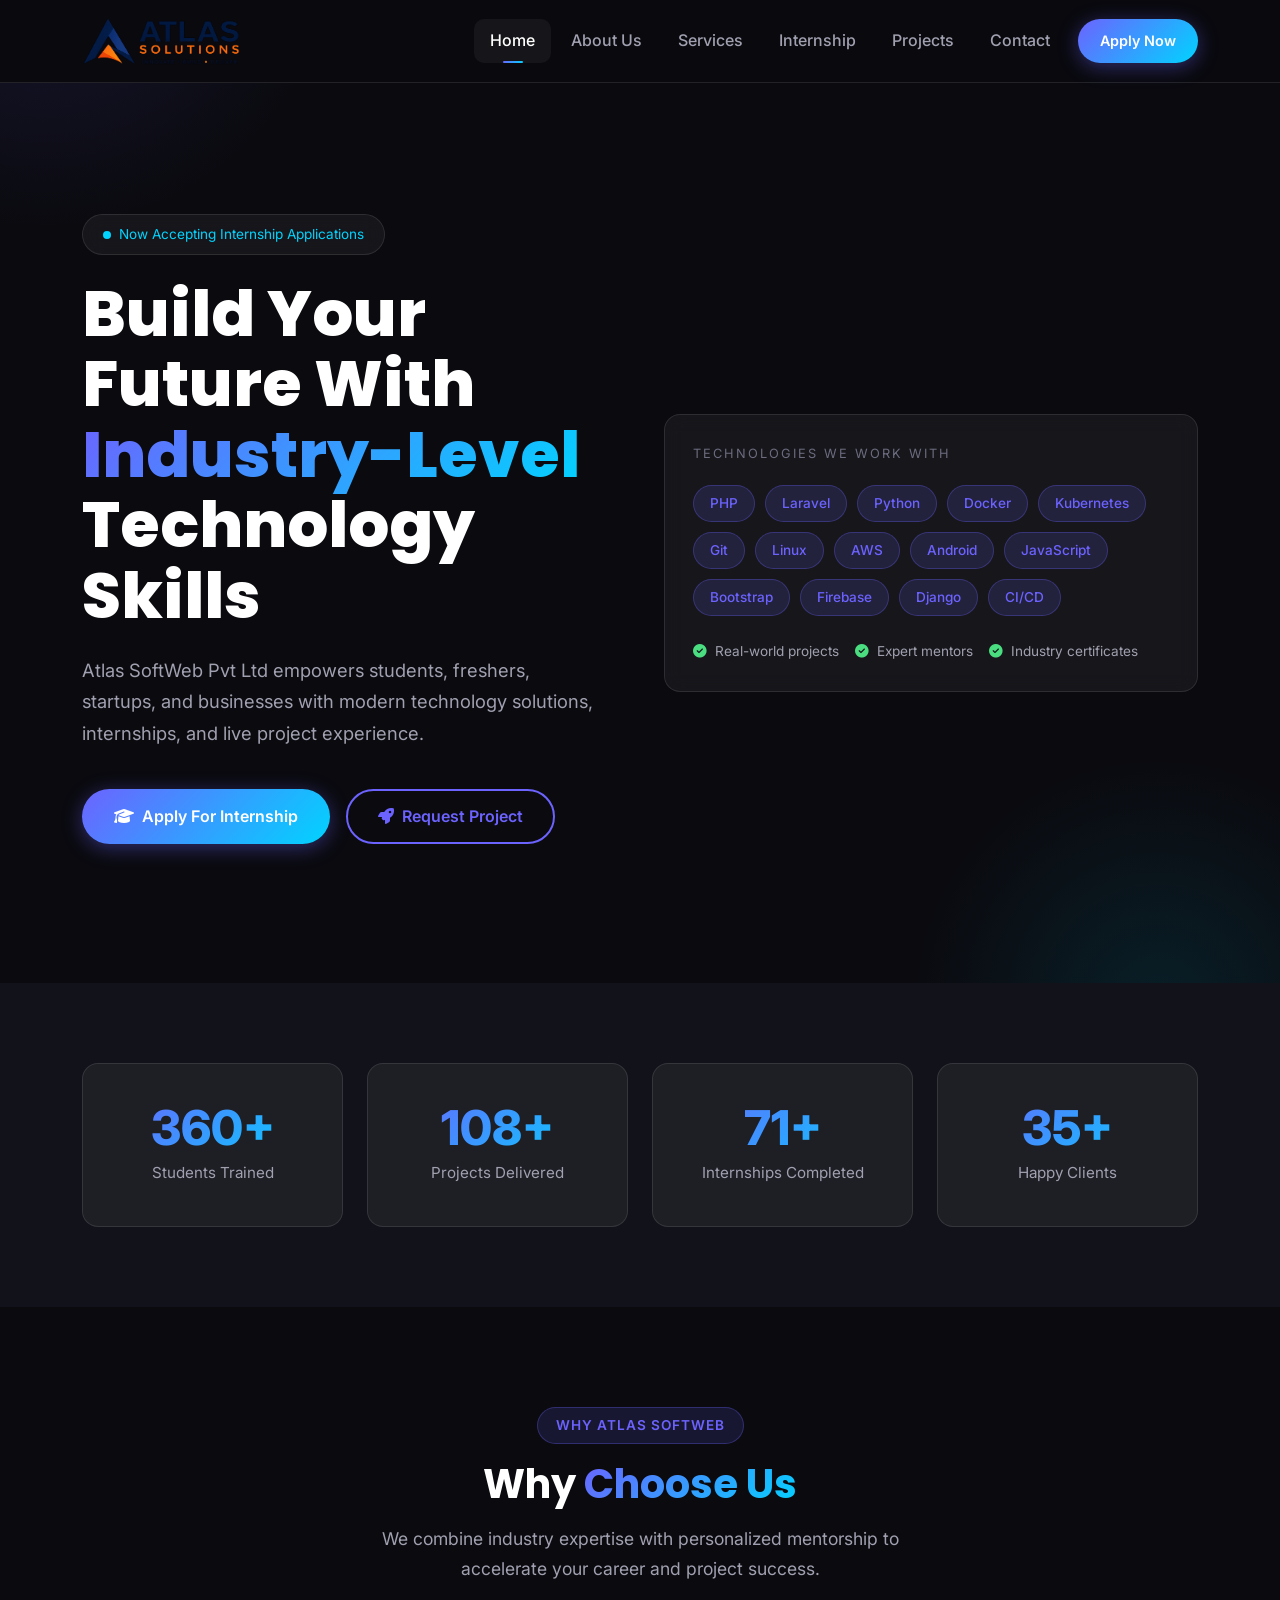
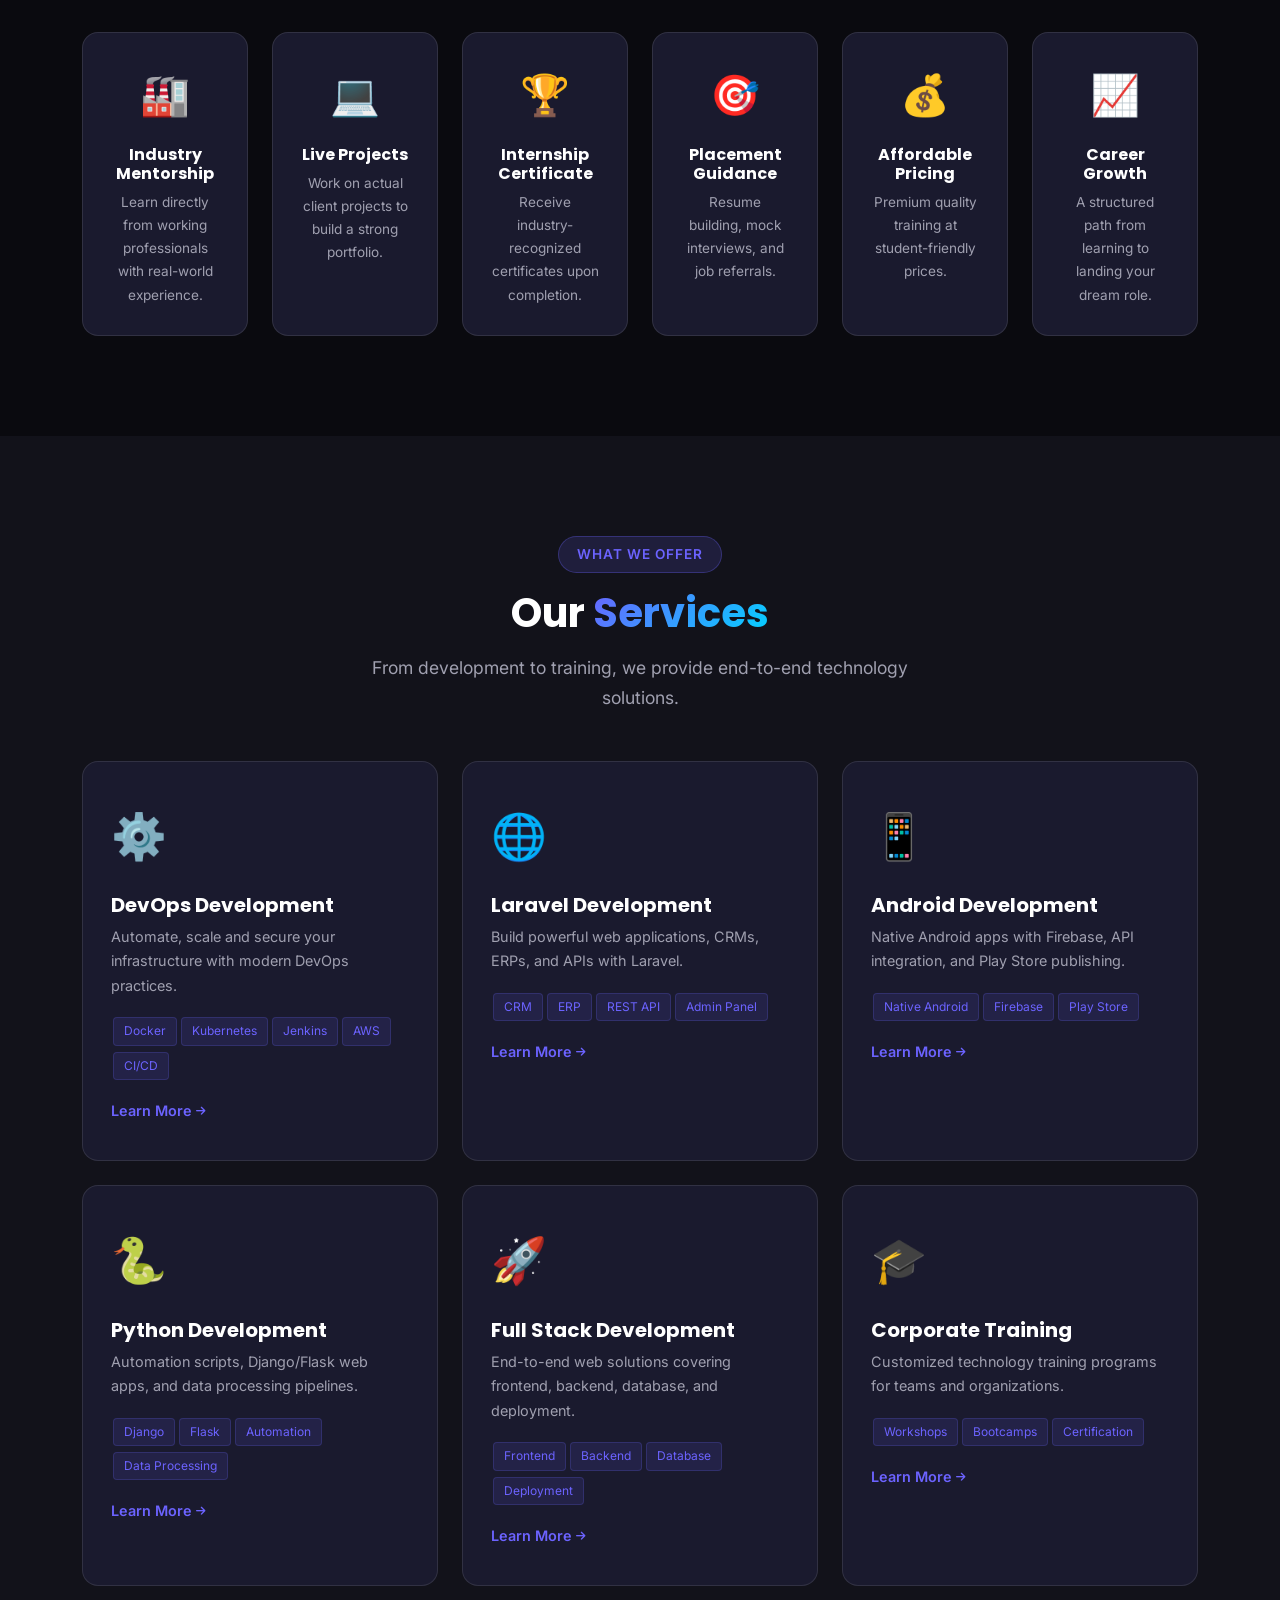
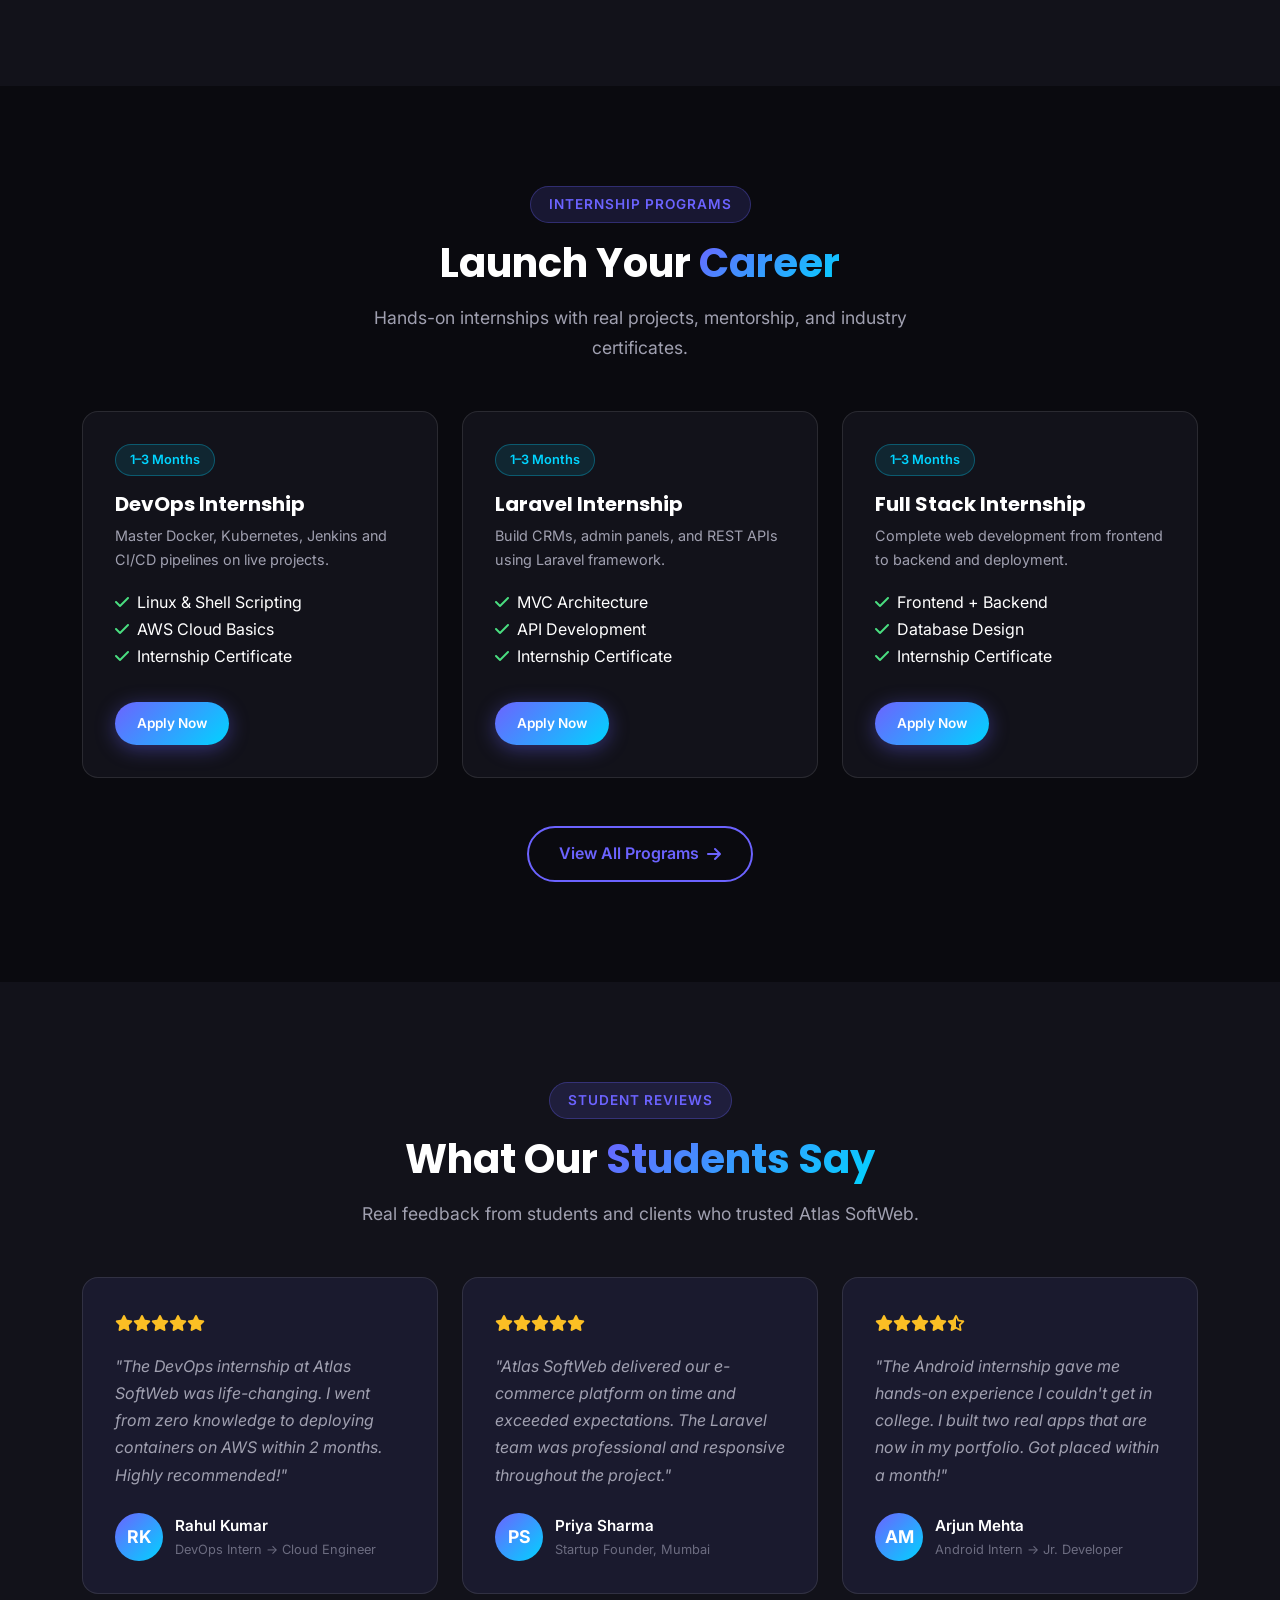
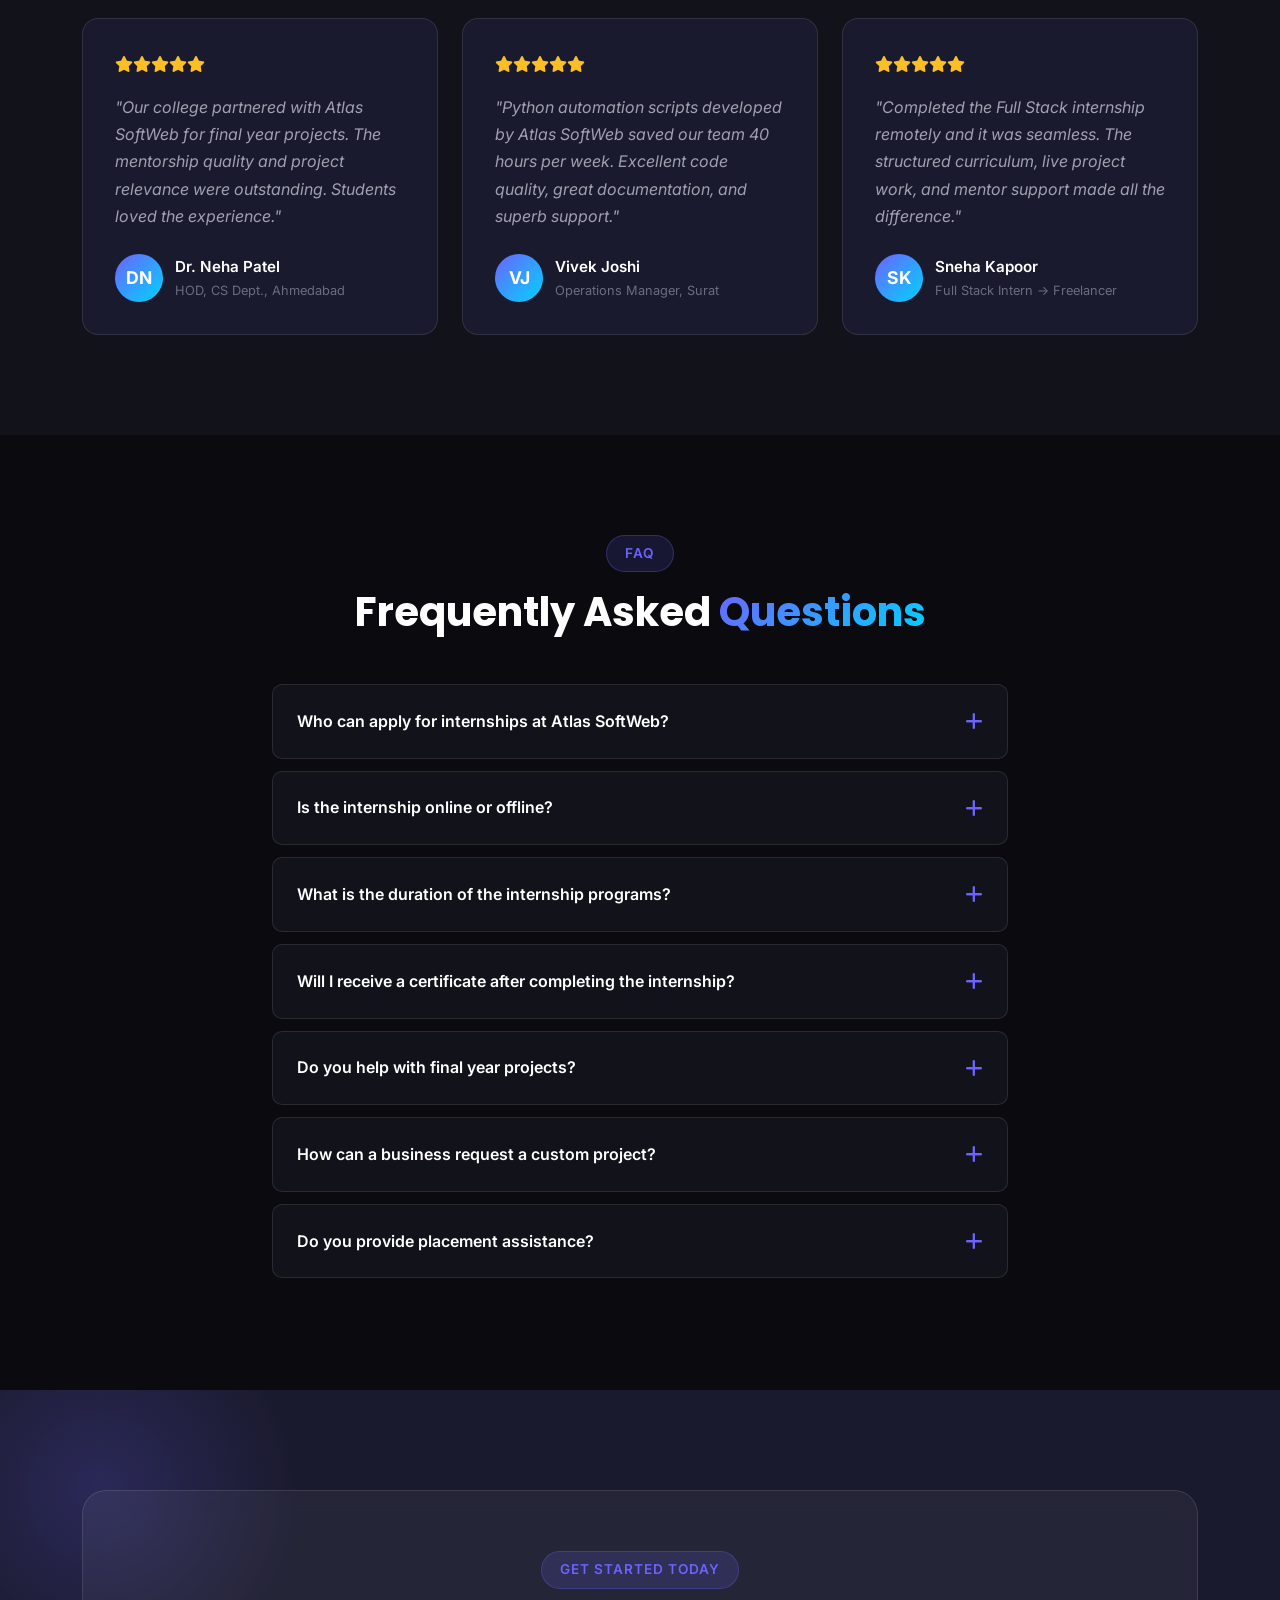
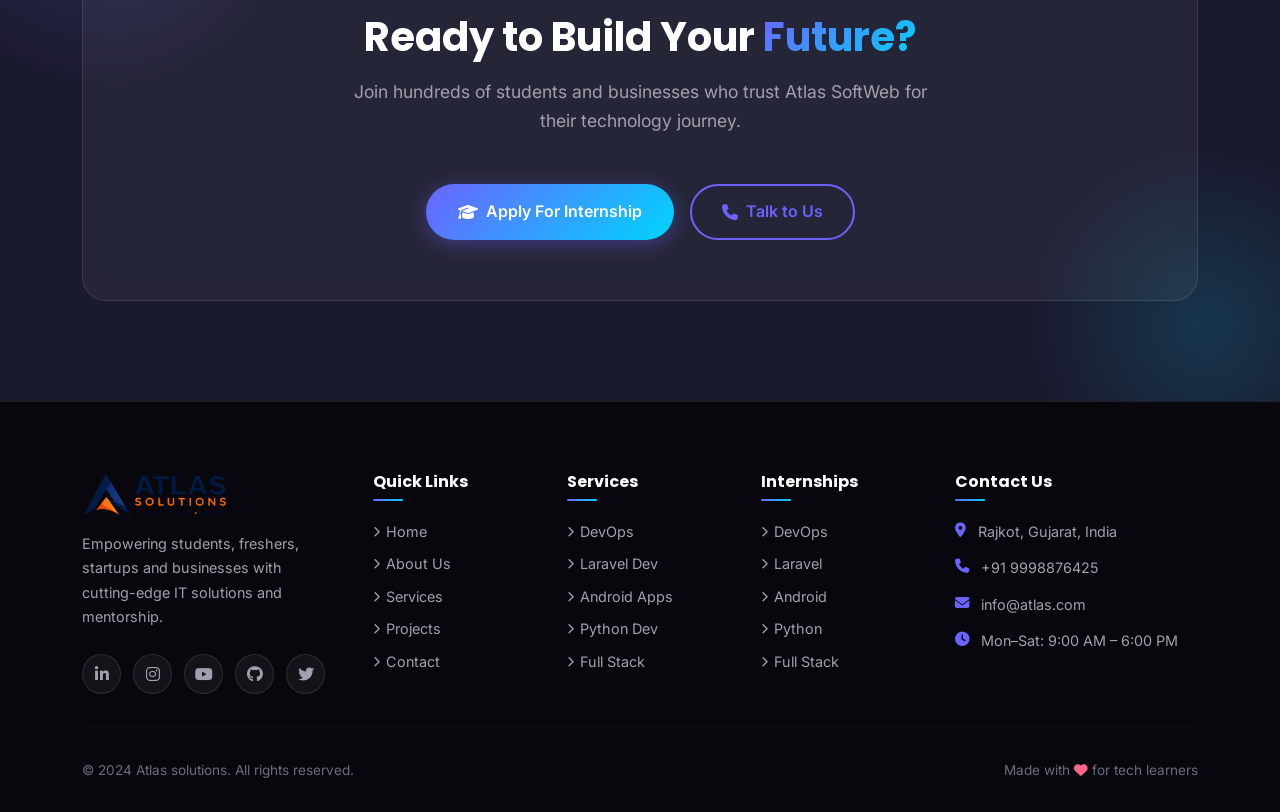
<file: index.html>
<!DOCTYPE html>
<html lang="en">
<head>
  <meta charset="UTF-8" />
  <meta name="viewport" content="width=device-width, initial-scale=1.0" />
  <title>Atlas SoftWeb Pvt Ltd | IT Services, Training & Internship</title>
  <meta name="description" content="Atlas SoftWeb Pvt Ltd offers IT services, internship programs, live projects, and corporate training in DevOps, Laravel, Android, Python & Full Stack development." />
  <meta property="og:title" content="Atlas SoftWeb Pvt Ltd | IT Services & Training" />
  <meta property="og:description" content="Empowering students, freshers, startups and businesses with modern technology solutions, internships and live project experience." />
  <meta property="og:type" content="website" />
  <!-- Bootstrap 5 -->
  <link rel="stylesheet" href="https://cdn.jsdelivr.net/npm/bootstrap@5.3.2/dist/css/bootstrap.min.css" />
  <!-- Font Awesome -->
  <link rel="stylesheet" href="https://cdnjs.cloudflare.com/ajax/libs/font-awesome/6.5.0/css/all.min.css" />
  <!-- Google Fonts -->
  <link rel="preconnect" href="https://fonts.googleapis.com" />
  <link rel="preconnect" href="https://fonts.gstatic.com" crossorigin />
  <link href="https://fonts.googleapis.com/css2?family=Inter:wght@400;500;600&family=Poppins:wght@600;700;800&display=swap" rel="stylesheet" />
  <link rel="stylesheet" href="assets/css/style.css" />
</head>
<body>

<!-- ===== NAVBAR ===== -->
<nav class="navbar navbar-expand-lg">
  <div class="container">
    <a class="navbar-brand" href="index.html">
      <img src="assets/images/logo-optimized.png" onerror="this.src='assets/images/logo.svg'" alt="Atlas SoftWeb Pvt Ltd Logo" />
    </a>
    <button class="navbar-toggler" type="button" data-bs-toggle="collapse" data-bs-target="#navMenu" aria-controls="navMenu" aria-expanded="false" aria-label="Toggle navigation">
      <span class="navbar-toggler-icon"></span>
    </button>
    <div class="collapse navbar-collapse" id="navMenu">
      <ul class="navbar-nav ms-auto align-items-lg-center gap-1">
        <li class="nav-item"><a class="nav-link active" href="index.html">Home</a></li>
        <li class="nav-item"><a class="nav-link" href="about.html">About Us</a></li>
        <li class="nav-item"><a class="nav-link" href="services.html">Services</a></li>
        <li class="nav-item"><a class="nav-link" href="internship.html">Internship</a></li>
        <li class="nav-item"><a class="nav-link" href="projects.html">Projects</a></li>
        <li class="nav-item"><a class="nav-link" href="contact.html">Contact</a></li>
        <li class="nav-item ms-lg-2">
          <a class="btn-primary-custom" href="internship.html" style="padding:10px 22px;font-size:0.9rem;">Apply Now</a>
        </li>
      </ul>
    </div>
  </div>
</nav>

<!-- ===== HERO ===== -->
<section class="hero-section">
  <div class="container position-relative" style="z-index:1;">
    <div class="row align-items-center g-5">
      <div class="col-lg-6">
        <div class="hero-badge fade-in">
          <span class="dot"></span>
          Now Accepting Internship Applications
        </div>
        <h1 class="hero-title fade-in">
          Build Your Future With
          <span class="gradient-text">Industry-Level</span>
          Technology Skills
        </h1>
        <p class="hero-subtitle fade-in">Atlas SoftWeb Pvt Ltd empowers students, freshers, startups, and businesses with modern technology solutions, internships, and live project experience.</p>
        <div class="hero-buttons fade-in">
          <a href="internship.html" class="btn-primary-custom"><i class="fas fa-graduation-cap"></i> Apply For Internship</a>
          <a href="contact.html" class="btn-outline-custom"><i class="fas fa-rocket"></i> Request Project</a>
        </div>
      </div>
      <div class="col-lg-6 fade-in-right">
        <div class="tech-card">
          <p class="tech-card-title">Technologies We Work With</p>
          <div class="tech-tags">
            <span class="tech-tag">PHP</span>
            <span class="tech-tag">Laravel</span>
            <span class="tech-tag">Python</span>
            <span class="tech-tag">Docker</span>
            <span class="tech-tag">Kubernetes</span>
            <span class="tech-tag">Git</span>
            <span class="tech-tag">Linux</span>
            <span class="tech-tag">AWS</span>
            <span class="tech-tag">Android</span>
            <span class="tech-tag">JavaScript</span>
            <span class="tech-tag">Bootstrap</span>
            <span class="tech-tag">Firebase</span>
            <span class="tech-tag">Django</span>
            <span class="tech-tag">CI/CD</span>
          </div>
          <div class="mt-4 d-flex gap-3 flex-wrap">
            <div class="d-flex align-items-center gap-2" style="color:var(--text-secondary);font-size:.85rem;">
              <i class="fas fa-check-circle" style="color:#4ade80;"></i> Real-world projects
            </div>
            <div class="d-flex align-items-center gap-2" style="color:var(--text-secondary);font-size:.85rem;">
              <i class="fas fa-check-circle" style="color:#4ade80;"></i> Expert mentors
            </div>
            <div class="d-flex align-items-center gap-2" style="color:var(--text-secondary);font-size:.85rem;">
              <i class="fas fa-check-circle" style="color:#4ade80;"></i> Industry certificates
            </div>
          </div>
        </div>
      </div>
    </div>
  </div>
</section>

<!-- ===== STATS ===== -->
<section class="stats-section">
  <div class="container">
    <div class="row g-4">
      <div class="col-6 col-lg-3 fade-in">
        <div class="stat-card">
          <div class="stat-number" data-count="500" data-suffix="+">0+</div>
          <div class="stat-label">Students Trained</div>
        </div>
      </div>
      <div class="col-6 col-lg-3 fade-in">
        <div class="stat-card">
          <div class="stat-number" data-count="150" data-suffix="+">0+</div>
          <div class="stat-label">Projects Delivered</div>
        </div>
      </div>
      <div class="col-6 col-lg-3 fade-in">
        <div class="stat-card">
          <div class="stat-number" data-count="100" data-suffix="+">0+</div>
          <div class="stat-label">Internships Completed</div>
        </div>
      </div>
      <div class="col-6 col-lg-3 fade-in">
        <div class="stat-card">
          <div class="stat-number" data-count="50" data-suffix="+">0+</div>
          <div class="stat-label">Happy Clients</div>
        </div>
      </div>
    </div>
  </div>
</section>

<!-- ===== WHY CHOOSE US ===== -->
<section class="why-section">
  <div class="container">
    <div class="text-center mb-5 fade-in">
      <span class="section-badge">Why Atlas SoftWeb</span>
      <h2 class="section-title">Why <span class="gradient-text">Choose Us</span></h2>
      <p class="section-subtitle">We combine industry expertise with personalized mentorship to accelerate your career and project success.</p>
    </div>
    <div class="row g-4">
      <div class="col-md-4 col-lg-2 fade-in"><div class="why-card"><span class="why-icon">🏭</span><h6>Industry Mentorship</h6><p style="color:var(--text-secondary);font-size:.85rem;margin:0;">Learn directly from working professionals with real-world experience.</p></div></div>
      <div class="col-md-4 col-lg-2 fade-in"><div class="why-card"><span class="why-icon">💻</span><h6>Live Projects</h6><p style="color:var(--text-secondary);font-size:.85rem;margin:0;">Work on actual client projects to build a strong portfolio.</p></div></div>
      <div class="col-md-4 col-lg-2 fade-in"><div class="why-card"><span class="why-icon">🏆</span><h6>Internship Certificate</h6><p style="color:var(--text-secondary);font-size:.85rem;margin:0;">Receive industry-recognized certificates upon completion.</p></div></div>
      <div class="col-md-4 col-lg-2 fade-in"><div class="why-card"><span class="why-icon">🎯</span><h6>Placement Guidance</h6><p style="color:var(--text-secondary);font-size:.85rem;margin:0;">Resume building, mock interviews, and job referrals.</p></div></div>
      <div class="col-md-4 col-lg-2 fade-in"><div class="why-card"><span class="why-icon">💰</span><h6>Affordable Pricing</h6><p style="color:var(--text-secondary);font-size:.85rem;margin:0;">Premium quality training at student-friendly prices.</p></div></div>
      <div class="col-md-4 col-lg-2 fade-in"><div class="why-card"><span class="why-icon">📈</span><h6>Career Growth</h6><p style="color:var(--text-secondary);font-size:.85rem;margin:0;">A structured path from learning to landing your dream role.</p></div></div>
    </div>
  </div>
</section>

<!-- ===== SERVICES ===== -->
<section class="services-section">
  <div class="container">
    <div class="text-center mb-5 fade-in">
      <span class="section-badge">What We Offer</span>
      <h2 class="section-title">Our <span class="gradient-text">Services</span></h2>
      <p class="section-subtitle">From development to training, we provide end-to-end technology solutions.</p>
    </div>
    <div class="row g-4">
      <div class="col-md-6 col-lg-4 fade-in">
        <div class="service-card h-100">
          <span class="service-icon">⚙️</span>
          <h5>DevOps Development</h5>
          <p style="color:var(--text-secondary);font-size:.9rem;margin-bottom:1rem;">Automate, scale and secure your infrastructure with modern DevOps practices.</p>
          <div><span class="service-tag">Docker</span><span class="service-tag">Kubernetes</span><span class="service-tag">Jenkins</span><span class="service-tag">AWS</span><span class="service-tag">CI/CD</span></div>
          <a href="services.html" class="mt-3 d-inline-flex align-items-center gap-1" style="color:var(--primary);font-size:.9rem;font-weight:600;text-decoration:none;">Learn More <i class="fas fa-arrow-right fa-xs"></i></a>
        </div>
      </div>
      <div class="col-md-6 col-lg-4 fade-in">
        <div class="service-card h-100">
          <span class="service-icon">🌐</span>
          <h5>Laravel Development</h5>
          <p style="color:var(--text-secondary);font-size:.9rem;margin-bottom:1rem;">Build powerful web applications, CRMs, ERPs, and APIs with Laravel.</p>
          <div><span class="service-tag">CRM</span><span class="service-tag">ERP</span><span class="service-tag">REST API</span><span class="service-tag">Admin Panel</span></div>
          <a href="services.html" class="mt-3 d-inline-flex align-items-center gap-1" style="color:var(--primary);font-size:.9rem;font-weight:600;text-decoration:none;">Learn More <i class="fas fa-arrow-right fa-xs"></i></a>
        </div>
      </div>
      <div class="col-md-6 col-lg-4 fade-in">
        <div class="service-card h-100">
          <span class="service-icon">📱</span>
          <h5>Android Development</h5>
          <p style="color:var(--text-secondary);font-size:.9rem;margin-bottom:1rem;">Native Android apps with Firebase, API integration, and Play Store publishing.</p>
          <div><span class="service-tag">Native Android</span><span class="service-tag">Firebase</span><span class="service-tag">Play Store</span></div>
          <a href="services.html" class="mt-3 d-inline-flex align-items-center gap-1" style="color:var(--primary);font-size:.9rem;font-weight:600;text-decoration:none;">Learn More <i class="fas fa-arrow-right fa-xs"></i></a>
        </div>
      </div>
      <div class="col-md-6 col-lg-4 fade-in">
        <div class="service-card h-100">
          <span class="service-icon">🐍</span>
          <h5>Python Development</h5>
          <p style="color:var(--text-secondary);font-size:.9rem;margin-bottom:1rem;">Automation scripts, Django/Flask web apps, and data processing pipelines.</p>
          <div><span class="service-tag">Django</span><span class="service-tag">Flask</span><span class="service-tag">Automation</span><span class="service-tag">Data Processing</span></div>
          <a href="services.html" class="mt-3 d-inline-flex align-items-center gap-1" style="color:var(--primary);font-size:.9rem;font-weight:600;text-decoration:none;">Learn More <i class="fas fa-arrow-right fa-xs"></i></a>
        </div>
      </div>
      <div class="col-md-6 col-lg-4 fade-in">
        <div class="service-card h-100">
          <span class="service-icon">🚀</span>
          <h5>Full Stack Development</h5>
          <p style="color:var(--text-secondary);font-size:.9rem;margin-bottom:1rem;">End-to-end web solutions covering frontend, backend, database, and deployment.</p>
          <div><span class="service-tag">Frontend</span><span class="service-tag">Backend</span><span class="service-tag">Database</span><span class="service-tag">Deployment</span></div>
          <a href="services.html" class="mt-3 d-inline-flex align-items-center gap-1" style="color:var(--primary);font-size:.9rem;font-weight:600;text-decoration:none;">Learn More <i class="fas fa-arrow-right fa-xs"></i></a>
        </div>
      </div>
      <div class="col-md-6 col-lg-4 fade-in">
        <div class="service-card h-100">
          <span class="service-icon">🎓</span>
          <h5>Corporate Training</h5>
          <p style="color:var(--text-secondary);font-size:.9rem;margin-bottom:1rem;">Customized technology training programs for teams and organizations.</p>
          <div><span class="service-tag">Workshops</span><span class="service-tag">Bootcamps</span><span class="service-tag">Certification</span></div>
          <a href="services.html" class="mt-3 d-inline-flex align-items-center gap-1" style="color:var(--primary);font-size:.9rem;font-weight:600;text-decoration:none;">Learn More <i class="fas fa-arrow-right fa-xs"></i></a>
        </div>
      </div>
    </div>
  </div>
</section>

<!-- ===== INTERNSHIP PROGRAMS ===== -->
<section class="internship-section">
  <div class="container">
    <div class="text-center mb-5 fade-in">
      <span class="section-badge">Internship Programs</span>
      <h2 class="section-title">Launch Your <span class="gradient-text">Career</span></h2>
      <p class="section-subtitle">Hands-on internships with real projects, mentorship, and industry certificates.</p>
    </div>
    <div class="row g-4">
      <div class="col-md-6 col-lg-4 fade-in">
        <div class="internship-card">
          <span class="internship-badge">1–3 Months</span>
          <h5>DevOps Internship</h5>
          <p style="color:var(--text-secondary);font-size:.9rem;">Master Docker, Kubernetes, Jenkins and CI/CD pipelines on live projects.</p>
          <ul style="list-style:none;padding:0;margin-top:1rem;">
            <li><i class="fas fa-check feature-check"></i>Linux & Shell Scripting</li>
            <li><i class="fas fa-check feature-check"></i>AWS Cloud Basics</li>
            <li><i class="fas fa-check feature-check"></i>Internship Certificate</li>
          </ul>
          <a href="internship.html" class="btn-primary-custom mt-3" style="font-size:.85rem;padding:10px 22px;">Apply Now</a>
        </div>
      </div>
      <div class="col-md-6 col-lg-4 fade-in">
        <div class="internship-card">
          <span class="internship-badge">1–3 Months</span>
          <h5>Laravel Internship</h5>
          <p style="color:var(--text-secondary);font-size:.9rem;">Build CRMs, admin panels, and REST APIs using Laravel framework.</p>
          <ul style="list-style:none;padding:0;margin-top:1rem;">
            <li><i class="fas fa-check feature-check"></i>MVC Architecture</li>
            <li><i class="fas fa-check feature-check"></i>API Development</li>
            <li><i class="fas fa-check feature-check"></i>Internship Certificate</li>
          </ul>
          <a href="internship.html" class="btn-primary-custom mt-3" style="font-size:.85rem;padding:10px 22px;">Apply Now</a>
        </div>
      </div>
      <div class="col-md-6 col-lg-4 fade-in">
        <div class="internship-card">
          <span class="internship-badge">1–3 Months</span>
          <h5>Full Stack Internship</h5>
          <p style="color:var(--text-secondary);font-size:.9rem;">Complete web development from frontend to backend and deployment.</p>
          <ul style="list-style:none;padding:0;margin-top:1rem;">
            <li><i class="fas fa-check feature-check"></i>Frontend + Backend</li>
            <li><i class="fas fa-check feature-check"></i>Database Design</li>
            <li><i class="fas fa-check feature-check"></i>Internship Certificate</li>
          </ul>
          <a href="internship.html" class="btn-primary-custom mt-3" style="font-size:.85rem;padding:10px 22px;">Apply Now</a>
        </div>
      </div>
    </div>
    <div class="text-center mt-5 fade-in">
      <a href="internship.html" class="btn-outline-custom">View All Programs <i class="fas fa-arrow-right"></i></a>
    </div>
  </div>
</section>

<!-- ===== TESTIMONIALS ===== -->
<section class="testimonials-section">
  <div class="container">
    <div class="text-center mb-5 fade-in">
      <span class="section-badge">Student Reviews</span>
      <h2 class="section-title">What Our <span class="gradient-text">Students Say</span></h2>
      <p class="section-subtitle">Real feedback from students and clients who trusted Atlas SoftWeb.</p>
    </div>
    <div class="row g-4">
      <div class="col-md-6 col-lg-4 fade-in">
        <div class="testimonial-card">
          <div class="testimonial-stars"><i class="fas fa-star"></i><i class="fas fa-star"></i><i class="fas fa-star"></i><i class="fas fa-star"></i><i class="fas fa-star"></i></div>
          <p class="testimonial-text">"The DevOps internship at Atlas SoftWeb was life-changing. I went from zero knowledge to deploying containers on AWS within 2 months. Highly recommended!"</p>
          <div class="testimonial-author"><div class="testimonial-avatar">RK</div><div><div class="testimonial-name">Rahul Kumar</div><div class="testimonial-role">DevOps Intern → Cloud Engineer</div></div></div>
        </div>
      </div>
      <div class="col-md-6 col-lg-4 fade-in">
        <div class="testimonial-card">
          <div class="testimonial-stars"><i class="fas fa-star"></i><i class="fas fa-star"></i><i class="fas fa-star"></i><i class="fas fa-star"></i><i class="fas fa-star"></i></div>
          <p class="testimonial-text">"Atlas SoftWeb delivered our e-commerce platform on time and exceeded expectations. The Laravel team was professional and responsive throughout the project."</p>
          <div class="testimonial-author"><div class="testimonial-avatar">PS</div><div><div class="testimonial-name">Priya Sharma</div><div class="testimonial-role">Startup Founder, Mumbai</div></div></div>
        </div>
      </div>
      <div class="col-md-6 col-lg-4 fade-in">
        <div class="testimonial-card">
          <div class="testimonial-stars"><i class="fas fa-star"></i><i class="fas fa-star"></i><i class="fas fa-star"></i><i class="fas fa-star"></i><i class="fas fa-star-half-alt"></i></div>
          <p class="testimonial-text">"The Android internship gave me hands-on experience I couldn't get in college. I built two real apps that are now in my portfolio. Got placed within a month!"</p>
          <div class="testimonial-author"><div class="testimonial-avatar">AM</div><div><div class="testimonial-name">Arjun Mehta</div><div class="testimonial-role">Android Intern → Jr. Developer</div></div></div>
        </div>
      </div>
      <div class="col-md-6 col-lg-4 fade-in">
        <div class="testimonial-card">
          <div class="testimonial-stars"><i class="fas fa-star"></i><i class="fas fa-star"></i><i class="fas fa-star"></i><i class="fas fa-star"></i><i class="fas fa-star"></i></div>
          <p class="testimonial-text">"Our college partnered with Atlas SoftWeb for final year projects. The mentorship quality and project relevance were outstanding. Students loved the experience."</p>
          <div class="testimonial-author"><div class="testimonial-avatar">DN</div><div><div class="testimonial-name">Dr. Neha Patel</div><div class="testimonial-role">HOD, CS Dept., Ahmedabad</div></div></div>
        </div>
      </div>
      <div class="col-md-6 col-lg-4 fade-in">
        <div class="testimonial-card">
          <div class="testimonial-stars"><i class="fas fa-star"></i><i class="fas fa-star"></i><i class="fas fa-star"></i><i class="fas fa-star"></i><i class="fas fa-star"></i></div>
          <p class="testimonial-text">"Python automation scripts developed by Atlas SoftWeb saved our team 40 hours per week. Excellent code quality, great documentation, and superb support."</p>
          <div class="testimonial-author"><div class="testimonial-avatar">VJ</div><div><div class="testimonial-name">Vivek Joshi</div><div class="testimonial-role">Operations Manager, Surat</div></div></div>
        </div>
      </div>
      <div class="col-md-6 col-lg-4 fade-in">
        <div class="testimonial-card">
          <div class="testimonial-stars"><i class="fas fa-star"></i><i class="fas fa-star"></i><i class="fas fa-star"></i><i class="fas fa-star"></i><i class="fas fa-star"></i></div>
          <p class="testimonial-text">"Completed the Full Stack internship remotely and it was seamless. The structured curriculum, live project work, and mentor support made all the difference."</p>
          <div class="testimonial-author"><div class="testimonial-avatar">SK</div><div><div class="testimonial-name">Sneha Kapoor</div><div class="testimonial-role">Full Stack Intern → Freelancer</div></div></div>
        </div>
      </div>
    </div>
  </div>
</section>

<!-- ===== FAQ ===== -->
<section class="faq-section">
  <div class="container">
    <div class="row justify-content-center">
      <div class="col-lg-8">
        <div class="text-center mb-5 fade-in">
          <span class="section-badge">FAQ</span>
          <h2 class="section-title">Frequently Asked <span class="gradient-text">Questions</span></h2>
        </div>
        <div class="fade-in">
          <div class="faq-item">
            <div class="faq-question">Who can apply for internships at Atlas SoftWeb? <span class="faq-icon"><i class="fas fa-plus"></i></span></div>
            <div class="faq-answer">Any student pursuing B.Tech, BCA, MCA, or diploma courses in IT/CS can apply. Freshers and graduates looking to upskill are also welcome.</div>
          </div>
          <div class="faq-item">
            <div class="faq-question">Is the internship online or offline? <span class="faq-icon"><i class="fas fa-plus"></i></span></div>
            <div class="faq-answer">We offer both online (remote) and offline (in-person) internship modes. You can choose based on your preference and location.</div>
          </div>
          <div class="faq-item">
            <div class="faq-question">What is the duration of the internship programs? <span class="faq-icon"><i class="fas fa-plus"></i></span></div>
            <div class="faq-answer">Our internship programs typically run for 1 to 3 months, depending on the technology domain and your learning pace.</div>
          </div>
          <div class="faq-item">
            <div class="faq-question">Will I receive a certificate after completing the internship? <span class="faq-icon"><i class="fas fa-plus"></i></span></div>
            <div class="faq-answer">Yes, every intern who successfully completes the program receives an official industry-recognized internship completion certificate from Atlas SoftWeb Pvt Ltd.</div>
          </div>
          <div class="faq-item">
            <div class="faq-question">Do you help with final year projects? <span class="faq-icon"><i class="fas fa-plus"></i></span></div>
            <div class="faq-answer">Absolutely. We provide complete guidance and development support for final year projects across all our domains — DevOps, Laravel, Android, Python, and Full Stack.</div>
          </div>
          <div class="faq-item">
            <div class="faq-question">How can a business request a custom project? <span class="faq-icon"><i class="fas fa-plus"></i></span></div>
            <div class="faq-answer">Visit our Contact page and fill out the project request form. Our team will get back to you within 24 hours to discuss your requirements.</div>
          </div>
          <div class="faq-item">
            <div class="faq-question">Do you provide placement assistance? <span class="faq-icon"><i class="fas fa-plus"></i></span></div>
            <div class="faq-answer">Yes. We provide resume building, LinkedIn profile optimization, mock interview sessions, and referrals for placement opportunities.</div>
          </div>
        </div>
      </div>
    </div>
  </div>
</section>

<!-- ===== CTA ===== -->
<section class="cta-section">
  <div class="container">
    <div class="cta-box fade-in">
      <span class="section-badge">Get Started Today</span>
      <h2 class="section-title mt-2">Ready to Build Your <span class="gradient-text">Future?</span></h2>
      <p class="section-subtitle">Join hundreds of students and businesses who trust Atlas SoftWeb for their technology journey.</p>
      <div class="d-flex flex-wrap gap-3 justify-content-center">
        <a href="internship.html" class="btn-primary-custom"><i class="fas fa-graduation-cap"></i> Apply For Internship</a>
        <a href="contact.html" class="btn-outline-custom"><i class="fas fa-phone"></i> Talk to Us</a>
      </div>
    </div>
  </div>
</section>

<!-- ===== FOOTER ===== -->
<footer class="footer">
  <div class="container">
    <div class="row g-5">
      <div class="col-lg-3 col-md-6">
        <div class="footer-brand"><img src="assets/images/logo-optimized.png" onerror="this.src='assets/images/logo.svg'" alt="Atlas SoftWeb" /></div>
        <p class="footer-desc">Empowering students, freshers, startups and businesses with cutting-edge IT solutions and mentorship.</p>
        <div class="footer-social">
          <a href="#" class="social-link" aria-label="LinkedIn"><i class="fab fa-linkedin-in"></i></a>
          <a href="#" class="social-link" aria-label="Instagram"><i class="fab fa-instagram"></i></a>
          <a href="#" class="social-link" aria-label="YouTube"><i class="fab fa-youtube"></i></a>
          <a href="#" class="social-link" aria-label="GitHub"><i class="fab fa-github"></i></a>
          <a href="#" class="social-link" aria-label="Twitter"><i class="fab fa-twitter"></i></a>
        </div>
      </div>
      <div class="col-lg-2 col-md-6">
        <h6 class="footer-heading">Quick Links</h6>
        <ul class="footer-links">
          <li><a href="index.html"><i class="fas fa-chevron-right fa-xs"></i> Home</a></li>
          <li><a href="about.html"><i class="fas fa-chevron-right fa-xs"></i> About Us</a></li>
          <li><a href="services.html"><i class="fas fa-chevron-right fa-xs"></i> Services</a></li>
          <li><a href="projects.html"><i class="fas fa-chevron-right fa-xs"></i> Projects</a></li>
          <li><a href="contact.html"><i class="fas fa-chevron-right fa-xs"></i> Contact</a></li>
        </ul>
      </div>
      <div class="col-lg-2 col-md-6">
        <h6 class="footer-heading">Services</h6>
        <ul class="footer-links">
          <li><a href="services.html"><i class="fas fa-chevron-right fa-xs"></i> DevOps</a></li>
          <li><a href="services.html"><i class="fas fa-chevron-right fa-xs"></i> Laravel Dev</a></li>
          <li><a href="services.html"><i class="fas fa-chevron-right fa-xs"></i> Android Apps</a></li>
          <li><a href="services.html"><i class="fas fa-chevron-right fa-xs"></i> Python Dev</a></li>
          <li><a href="services.html"><i class="fas fa-chevron-right fa-xs"></i> Full Stack</a></li>
        </ul>
      </div>
      <div class="col-lg-2 col-md-6">
        <h6 class="footer-heading">Internships</h6>
        <ul class="footer-links">
          <li><a href="internship.html"><i class="fas fa-chevron-right fa-xs"></i> DevOps</a></li>
          <li><a href="internship.html"><i class="fas fa-chevron-right fa-xs"></i> Laravel</a></li>
          <li><a href="internship.html"><i class="fas fa-chevron-right fa-xs"></i> Android</a></li>
          <li><a href="internship.html"><i class="fas fa-chevron-right fa-xs"></i> Python</a></li>
          <li><a href="internship.html"><i class="fas fa-chevron-right fa-xs"></i> Full Stack</a></li>
        </ul>
      </div>
      <div class="col-lg-3 col-md-6">
        <h6 class="footer-heading">Contact Us</h6>
        <div class="footer-contact-item"><i class="fas fa-map-marker-alt"></i><span>Rajkot, Gujarat, India</span></div>
        <div class="footer-contact-item"><i class="fas fa-phone"></i><span>+91 9998876425</span></div>
        <div class="footer-contact-item"><i class="fas fa-envelope"></i><span>info@atlas.com</span></div>
        <div class="footer-contact-item"><i class="fas fa-clock"></i><span>Mon–Sat: 9:00 AM – 6:00 PM</span></div>
      </div>
    </div>
    <hr class="footer-divider" />
    <div class="d-flex flex-wrap justify-content-between align-items-center footer-bottom">
      <p class="mb-0">© 2024 Atlas solutions. All rights reserved.</p>
      <p class="mb-0">Made with <i class="fas fa-heart" style="color:var(--accent);"></i> for tech learners</p>
    </div>
  </div>
</footer>

<!-- Scroll To Top -->
<button id="scrollTop" aria-label="Scroll to top"><i class="fas fa-chevron-up"></i></button>

<!-- Bootstrap JS -->
<script src="https://cdn.jsdelivr.net/npm/bootstrap@5.3.2/dist/js/bootstrap.bundle.min.js"></script>
<script src="assets/js/script.js"></script>
</body>
</html>
</file>
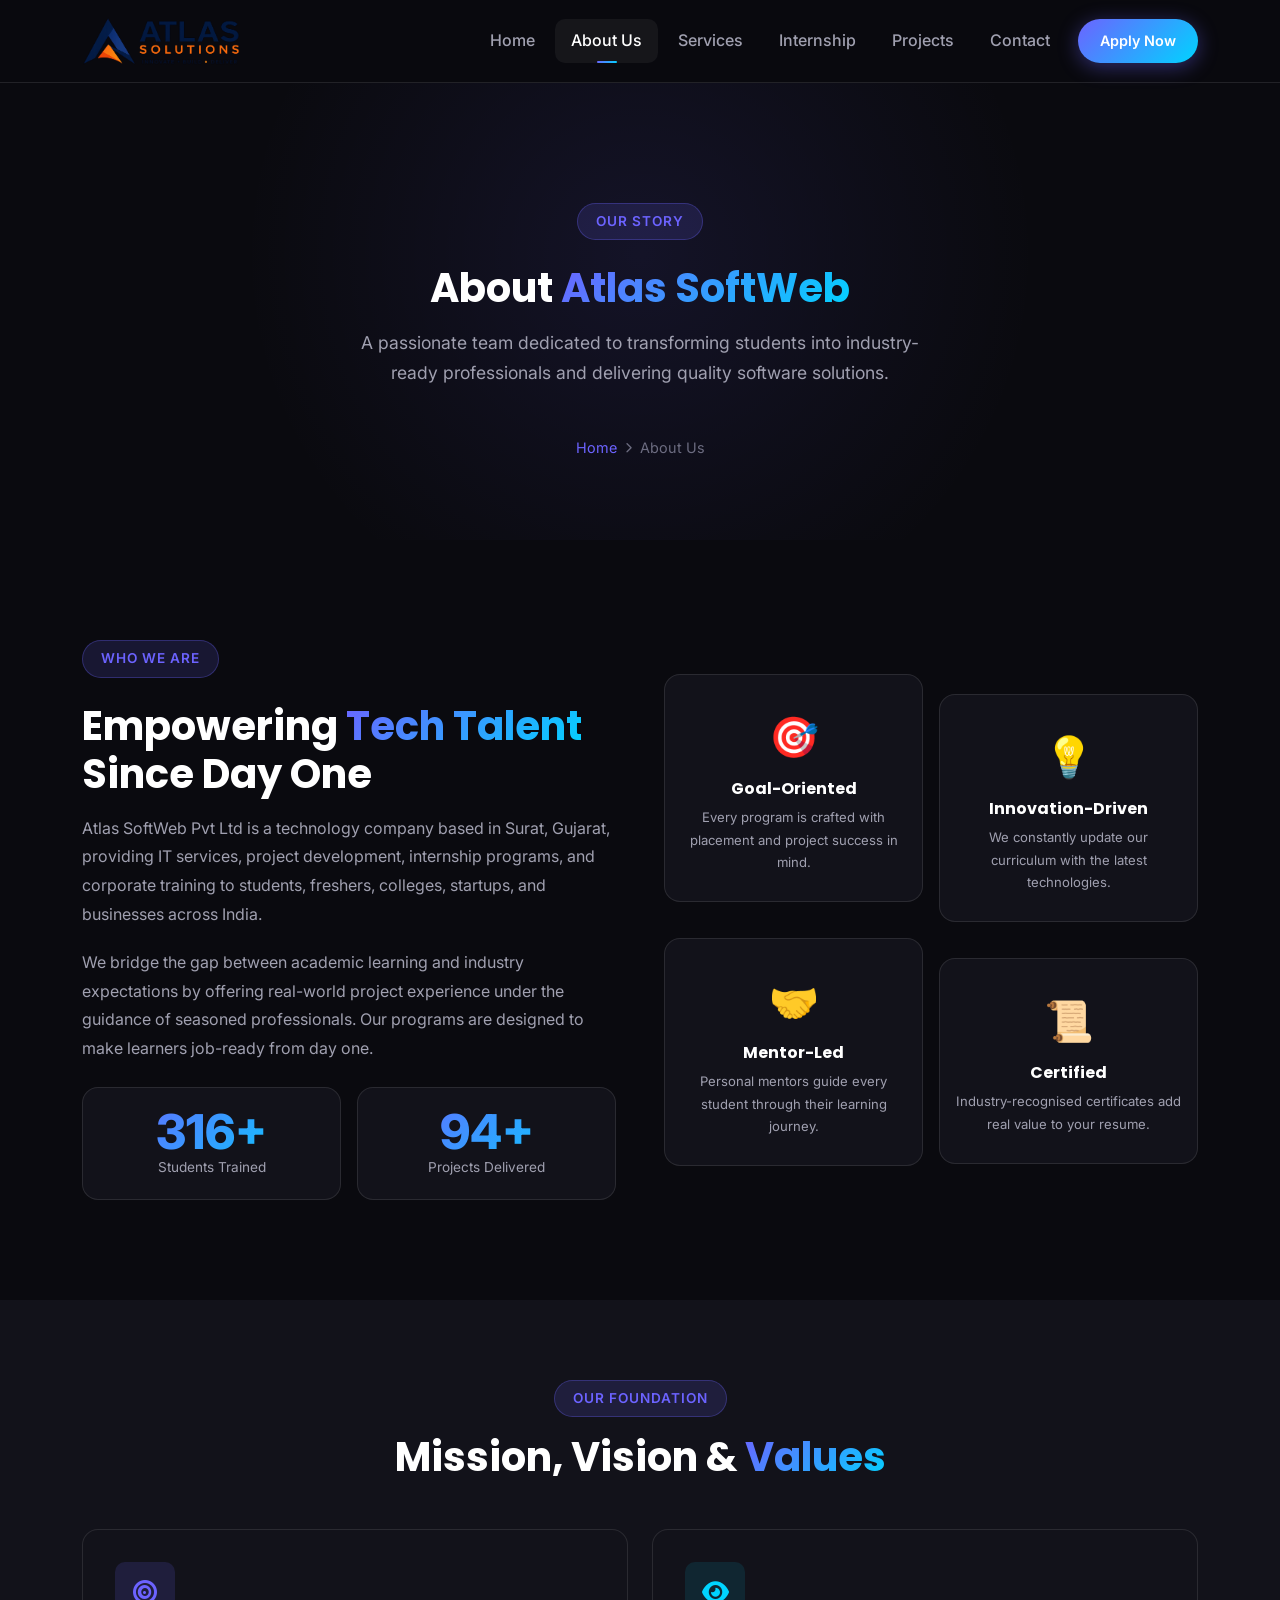
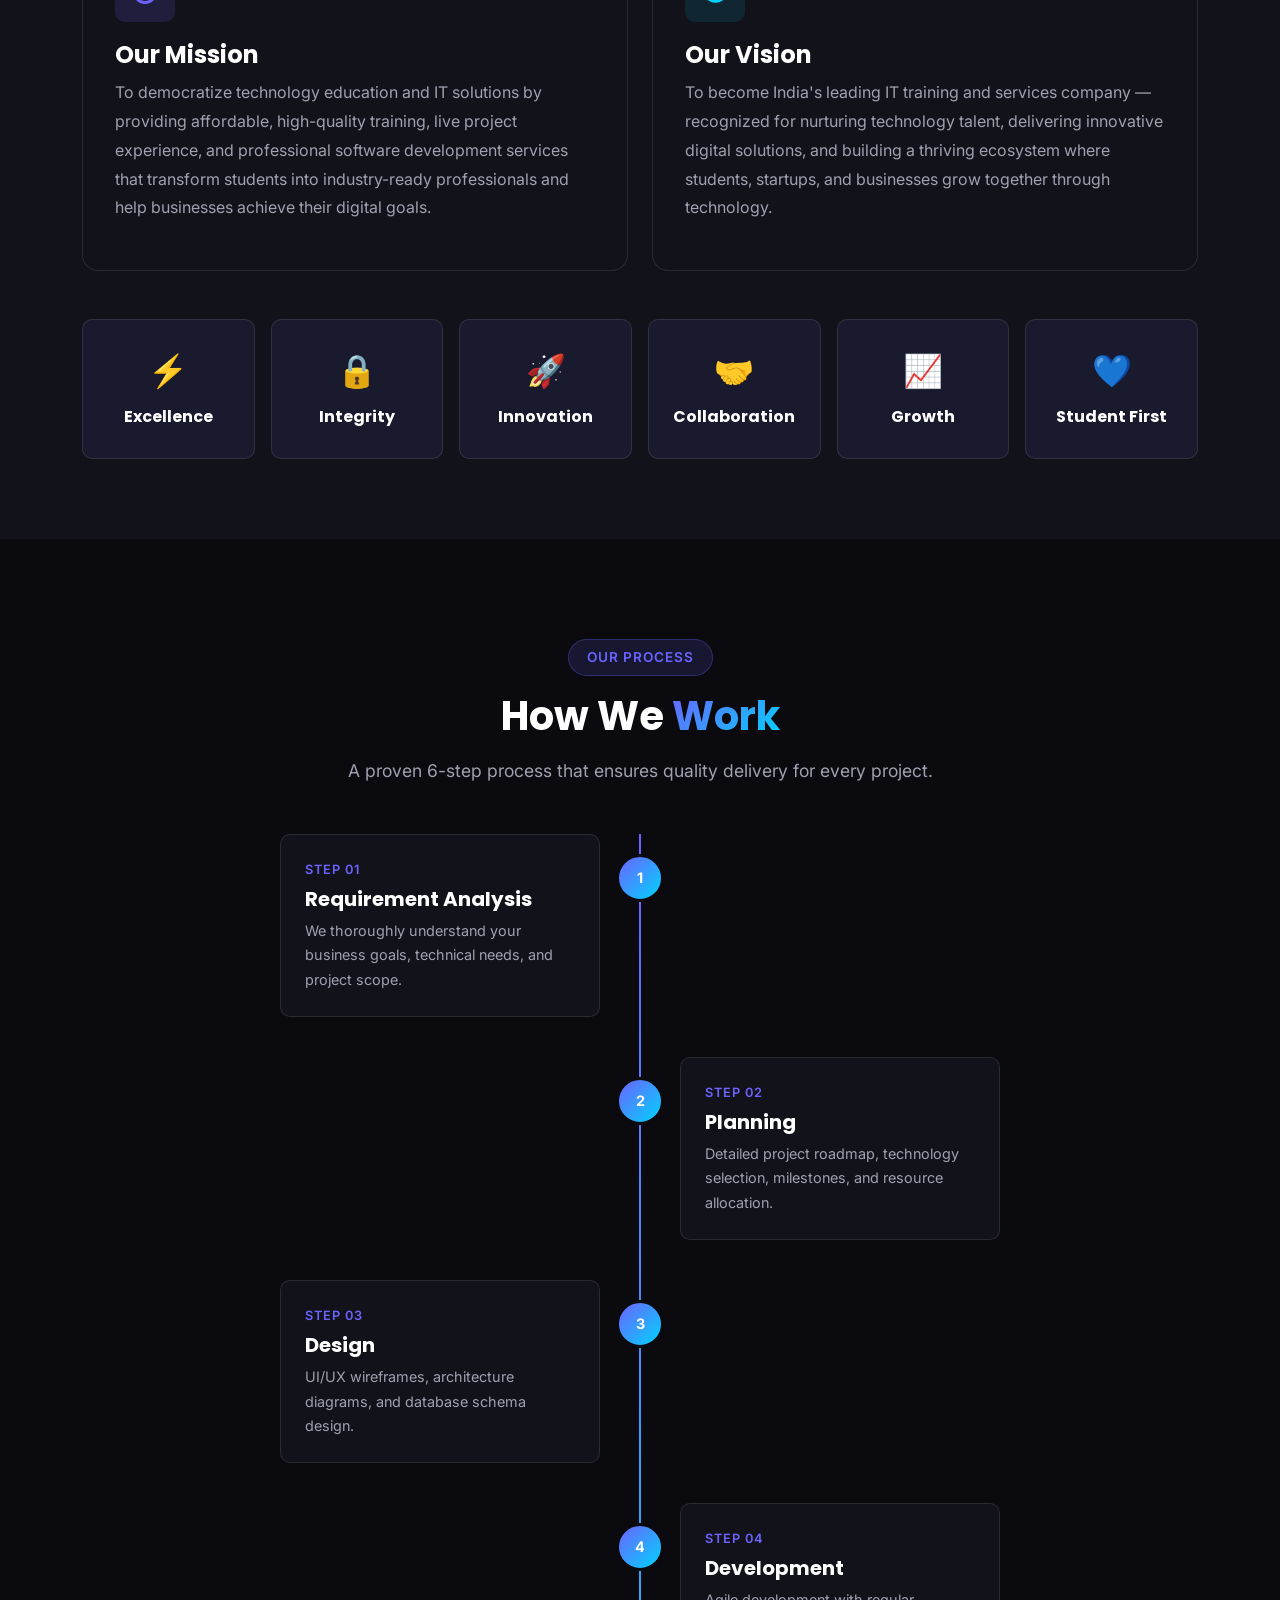
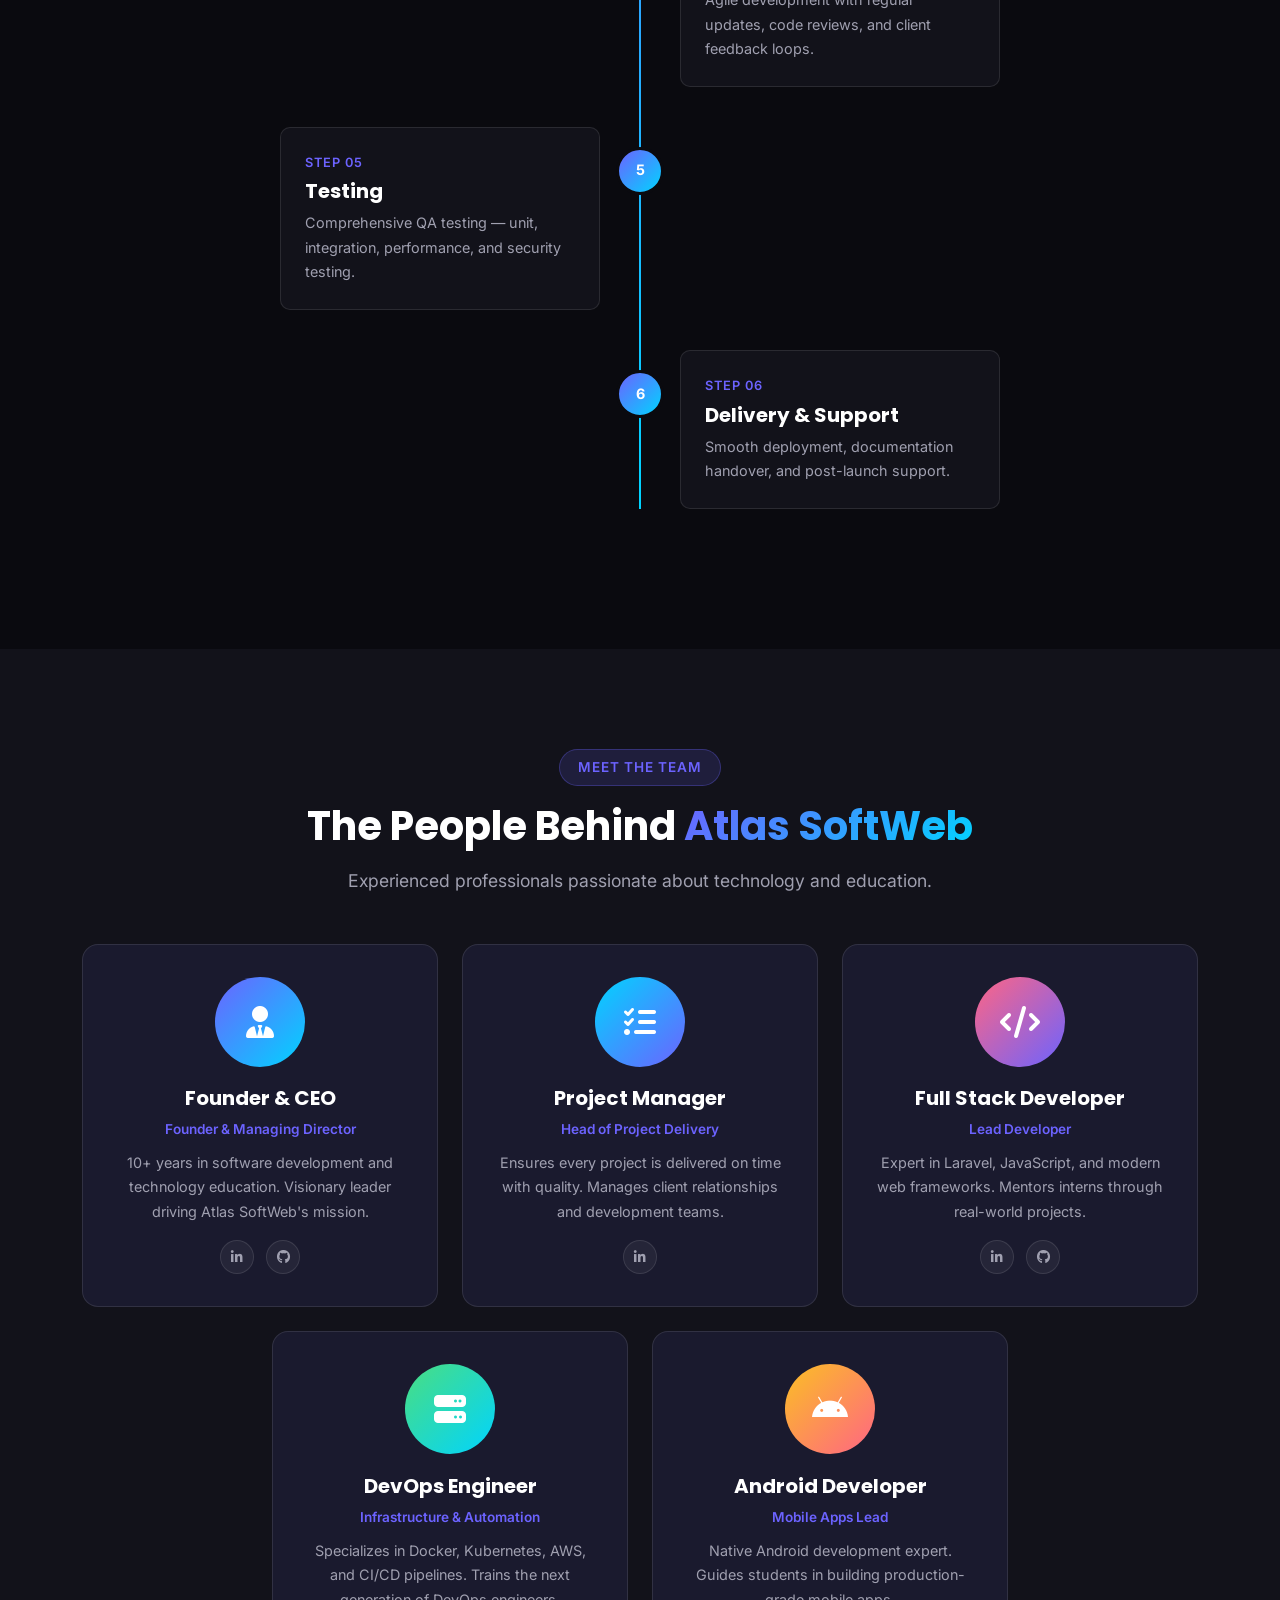
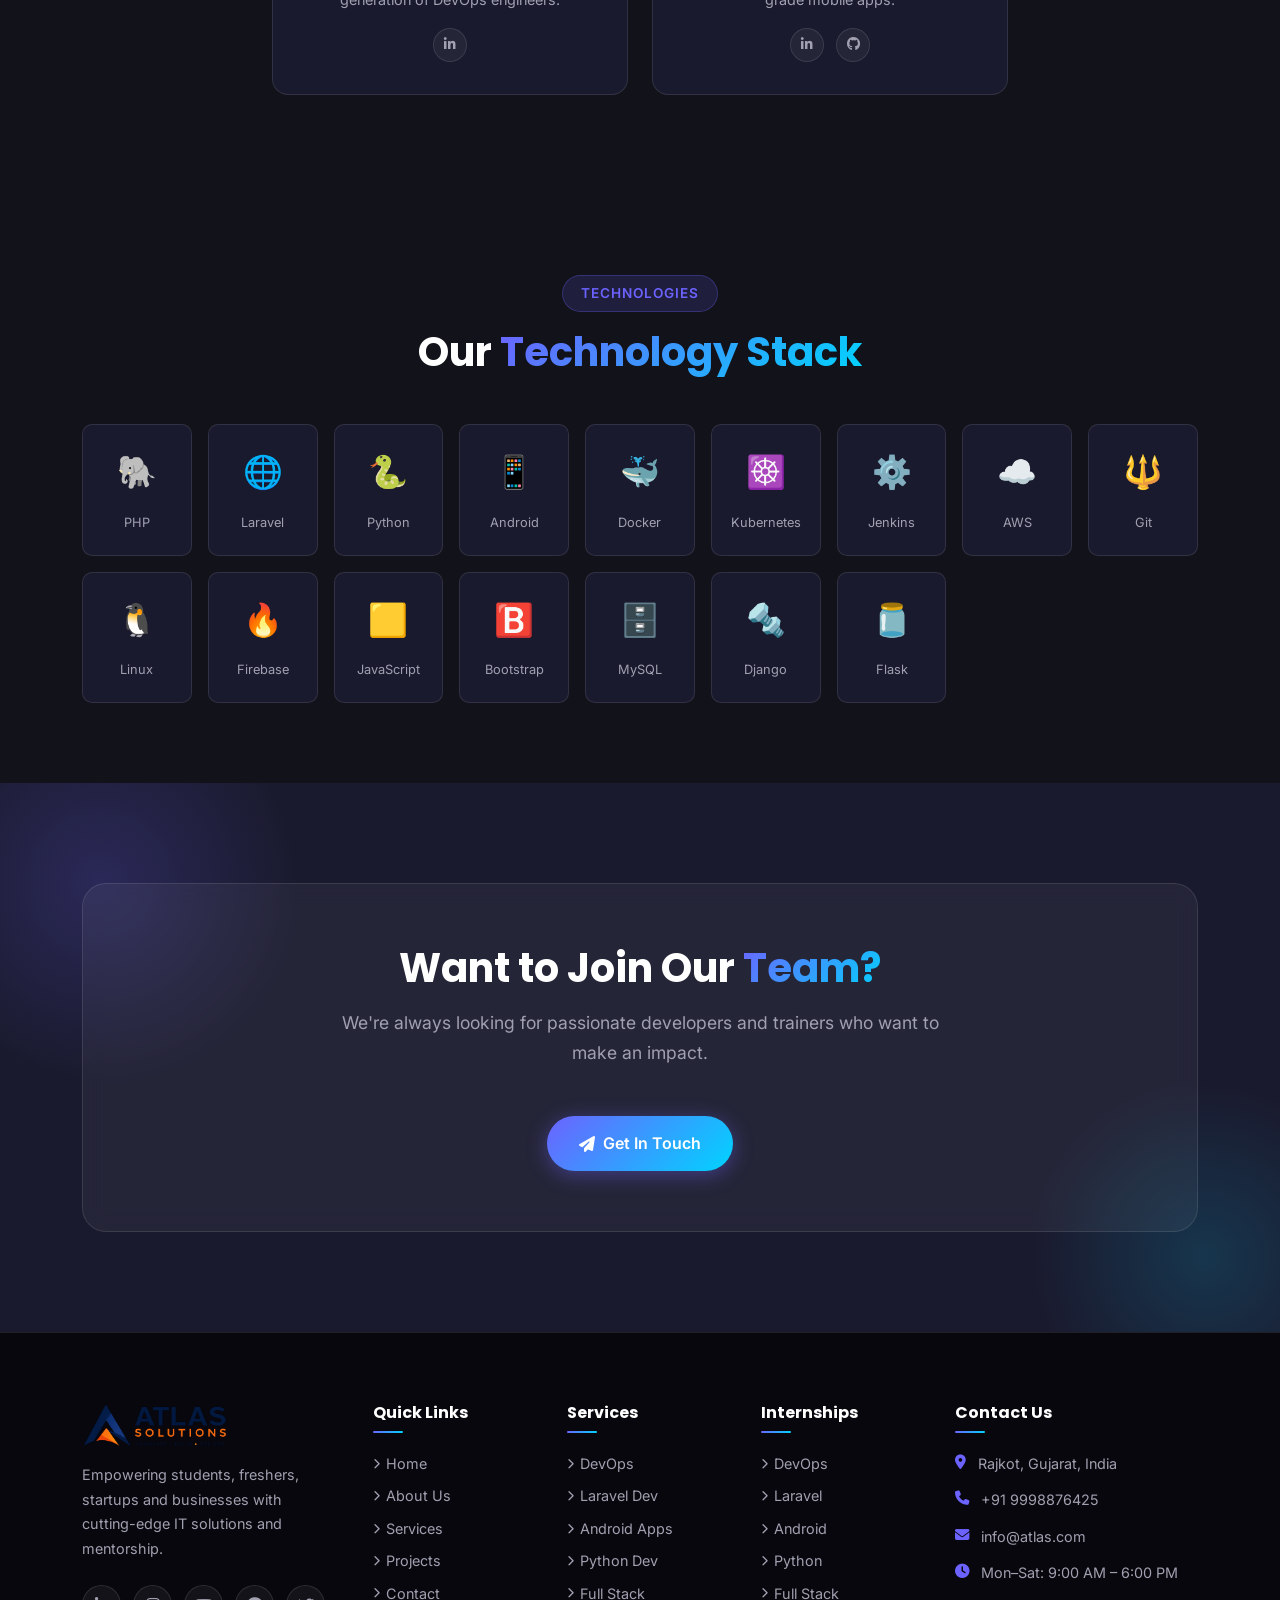
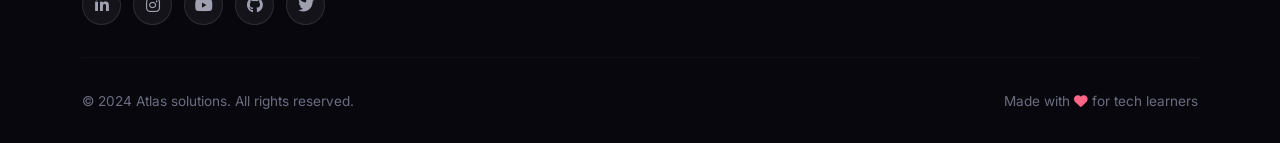
<file: about.html>
<!DOCTYPE html>
<html lang="en">
<head>
  <meta charset="UTF-8" />
  <meta name="viewport" content="width=device-width, initial-scale=1.0" />
  <title>About Us | Atlas SoftWeb Pvt Ltd</title>
  <meta name="description" content="Learn about Atlas SoftWeb Pvt Ltd — our mission, vision, values, team, and the process that drives every project and internship program." />
  <meta property="og:title" content="About Atlas SoftWeb Pvt Ltd" />
  <meta property="og:type" content="website" />
  <link rel="stylesheet" href="https://cdn.jsdelivr.net/npm/bootstrap@5.3.2/dist/css/bootstrap.min.css" />
  <link rel="stylesheet" href="https://cdnjs.cloudflare.com/ajax/libs/font-awesome/6.5.0/css/all.min.css" />
  <link rel="preconnect" href="https://fonts.googleapis.com" />
  <link rel="preconnect" href="https://fonts.gstatic.com" crossorigin />
  <link href="https://fonts.googleapis.com/css2?family=Inter:wght@400;500;600&family=Poppins:wght@600;700;800&display=swap" rel="stylesheet" />
  <link rel="stylesheet" href="assets/css/style.css" />
</head>
<body>

<!-- NAVBAR -->
<nav class="navbar navbar-expand-lg">
  <div class="container">
    <a class="navbar-brand" href="index.html"><img src="assets/images/logo-optimized.png" onerror="this.src='assets/images/logo.svg'" alt="Atlas SoftWeb Logo" /></a>
    <button class="navbar-toggler" type="button" data-bs-toggle="collapse" data-bs-target="#navMenu" aria-controls="navMenu" aria-expanded="false" aria-label="Toggle navigation">
      <span class="navbar-toggler-icon"></span>
    </button>
    <div class="collapse navbar-collapse" id="navMenu">
      <ul class="navbar-nav ms-auto align-items-lg-center gap-1">
        <li class="nav-item"><a class="nav-link" href="index.html">Home</a></li>
        <li class="nav-item"><a class="nav-link active" href="about.html">About Us</a></li>
        <li class="nav-item"><a class="nav-link" href="services.html">Services</a></li>
        <li class="nav-item"><a class="nav-link" href="internship.html">Internship</a></li>
        <li class="nav-item"><a class="nav-link" href="projects.html">Projects</a></li>
        <li class="nav-item"><a class="nav-link" href="contact.html">Contact</a></li>
        <li class="nav-item ms-lg-2"><a class="btn-primary-custom" href="internship.html" style="padding:10px 22px;font-size:.9rem;">Apply Now</a></li>
      </ul>
    </div>
  </div>
</nav>

<!-- PAGE HERO -->
<section class="page-hero">
  <div class="container position-relative" style="z-index:1;">
    <span class="section-badge fade-in">Our Story</span>
    <h1 class="section-title mt-2 fade-in">About <span class="gradient-text">Atlas SoftWeb</span></h1>
    <p class="section-subtitle fade-in">A passionate team dedicated to transforming students into industry-ready professionals and delivering quality software solutions.</p>
    <div class="breadcrumb-custom fade-in">
      <a href="index.html">Home</a> <i class="fas fa-chevron-right fa-xs"></i> <span>About Us</span>
    </div>
  </div>
</section>

<!-- COMPANY INTRODUCTION -->
<section class="about-intro">
  <div class="container">
    <div class="row align-items-center g-5">
      <div class="col-lg-6 fade-in-left">
        <span class="section-badge">Who We Are</span>
        <h2 class="section-title mt-2">Empowering <span class="gradient-text">Tech Talent</span> Since Day One</h2>
        <p style="color:var(--text-secondary);line-height:1.8;margin-bottom:1.2rem;">Atlas SoftWeb Pvt Ltd is a technology company based in Surat, Gujarat, providing IT services, project development, internship programs, and corporate training to students, freshers, colleges, startups, and businesses across India.</p>
        <p style="color:var(--text-secondary);line-height:1.8;margin-bottom:1.5rem;">We bridge the gap between academic learning and industry expectations by offering real-world project experience under the guidance of seasoned professionals. Our programs are designed to make learners job-ready from day one.</p>
        <div class="row g-3">
          <div class="col-6"><div class="glass-card" style="padding:20px;text-align:center;"><div class="stat-number" data-count="500" data-suffix="+">0+</div><div style="color:var(--text-secondary);font-size:.85rem;">Students Trained</div></div></div>
          <div class="col-6"><div class="glass-card" style="padding:20px;text-align:center;"><div class="stat-number" data-count="150" data-suffix="+">0+</div><div style="color:var(--text-secondary);font-size:.85rem;">Projects Delivered</div></div></div>
        </div>
      </div>
      <div class="col-lg-6 fade-in-right">
        <div class="row g-3">
          <div class="col-6"><div class="glass-card" style="text-align:center;padding:28px 16px;"><span style="font-size:2.5rem;">🎯</span><h6 class="mt-2">Goal-Oriented</h6><p style="color:var(--text-secondary);font-size:.82rem;margin:0;">Every program is crafted with placement and project success in mind.</p></div></div>
          <div class="col-6"><div class="glass-card" style="text-align:center;padding:28px 16px;margin-top:20px;"><span style="font-size:2.5rem;">💡</span><h6 class="mt-2">Innovation-Driven</h6><p style="color:var(--text-secondary);font-size:.82rem;margin:0;">We constantly update our curriculum with the latest technologies.</p></div></div>
          <div class="col-6"><div class="glass-card" style="text-align:center;padding:28px 16px;"><span style="font-size:2.5rem;">🤝</span><h6 class="mt-2">Mentor-Led</h6><p style="color:var(--text-secondary);font-size:.82rem;margin:0;">Personal mentors guide every student through their learning journey.</p></div></div>
          <div class="col-6"><div class="glass-card" style="text-align:center;padding:28px 16px;margin-top:20px;"><span style="font-size:2.5rem;">📜</span><h6 class="mt-2">Certified</h6><p style="color:var(--text-secondary);font-size:.82rem;margin:0;">Industry-recognised certificates add real value to your resume.</p></div></div>
        </div>
      </div>
    </div>
  </div>
</section>

<!-- MISSION VISION VALUES -->
<section class="mission-vision">
  <div class="container">
    <div class="text-center mb-5 fade-in">
      <span class="section-badge">Our Foundation</span>
      <h2 class="section-title">Mission, Vision & <span class="gradient-text">Values</span></h2>
    </div>
    <div class="row g-4 mb-5">
      <div class="col-md-6 fade-in">
        <div class="glass-card h-100">
          <div class="icon-box"><i class="fas fa-bullseye"></i></div>
          <h4>Our Mission</h4>
          <p style="color:var(--text-secondary);line-height:1.8;">To democratize technology education and IT solutions by providing affordable, high-quality training, live project experience, and professional software development services that transform students into industry-ready professionals and help businesses achieve their digital goals.</p>
        </div>
      </div>
      <div class="col-md-6 fade-in">
        <div class="glass-card h-100">
          <div class="icon-box" style="background:rgba(0,212,255,0.1);color:var(--secondary);"><i class="fas fa-eye"></i></div>
          <h4>Our Vision</h4>
          <p style="color:var(--text-secondary);line-height:1.8;">To become India's leading IT training and services company — recognized for nurturing technology talent, delivering innovative digital solutions, and building a thriving ecosystem where students, startups, and businesses grow together through technology.</p>
        </div>
      </div>
    </div>
    <div class="row g-3">
      <div class="col-6 col-md-4 col-lg-2 fade-in"><div class="value-card"><span style="font-size:2rem;display:block;margin-bottom:8px;">⚡</span><h6>Excellence</h6></div></div>
      <div class="col-6 col-md-4 col-lg-2 fade-in"><div class="value-card"><span style="font-size:2rem;display:block;margin-bottom:8px;">🔒</span><h6>Integrity</h6></div></div>
      <div class="col-6 col-md-4 col-lg-2 fade-in"><div class="value-card"><span style="font-size:2rem;display:block;margin-bottom:8px;">🚀</span><h6>Innovation</h6></div></div>
      <div class="col-6 col-md-4 col-lg-2 fade-in"><div class="value-card"><span style="font-size:2rem;display:block;margin-bottom:8px;">🤝</span><h6>Collaboration</h6></div></div>
      <div class="col-6 col-md-4 col-lg-2 fade-in"><div class="value-card"><span style="font-size:2rem;display:block;margin-bottom:8px;">📈</span><h6>Growth</h6></div></div>
      <div class="col-6 col-md-4 col-lg-2 fade-in"><div class="value-card"><span style="font-size:2rem;display:block;margin-bottom:8px;">💙</span><h6>Student First</h6></div></div>
    </div>
  </div>
</section>

<!-- PROCESS TIMELINE -->
<section class="timeline-section">
  <div class="container">
    <div class="text-center mb-5 fade-in">
      <span class="section-badge">Our Process</span>
      <h2 class="section-title">How We <span class="gradient-text">Work</span></h2>
      <p class="section-subtitle">A proven 6-step process that ensures quality delivery for every project.</p>
    </div>
    <div class="timeline">
      <div class="timeline-item fade-in">
        <div class="timeline-content">
          <div class="timeline-step">Step 01</div>
          <h5>Requirement Analysis</h5>
          <p style="color:var(--text-secondary);font-size:.9rem;margin:0;">We thoroughly understand your business goals, technical needs, and project scope.</p>
        </div>
        <div class="timeline-dot">1</div>
      </div>
      <div class="timeline-item fade-in">
        <div class="timeline-content">
          <div class="timeline-step">Step 02</div>
          <h5>Planning</h5>
          <p style="color:var(--text-secondary);font-size:.9rem;margin:0;">Detailed project roadmap, technology selection, milestones, and resource allocation.</p>
        </div>
        <div class="timeline-dot">2</div>
      </div>
      <div class="timeline-item fade-in">
        <div class="timeline-content">
          <div class="timeline-step">Step 03</div>
          <h5>Design</h5>
          <p style="color:var(--text-secondary);font-size:.9rem;margin:0;">UI/UX wireframes, architecture diagrams, and database schema design.</p>
        </div>
        <div class="timeline-dot">3</div>
      </div>
      <div class="timeline-item fade-in">
        <div class="timeline-content">
          <div class="timeline-step">Step 04</div>
          <h5>Development</h5>
          <p style="color:var(--text-secondary);font-size:.9rem;margin:0;">Agile development with regular updates, code reviews, and client feedback loops.</p>
        </div>
        <div class="timeline-dot">4</div>
      </div>
      <div class="timeline-item fade-in">
        <div class="timeline-content">
          <div class="timeline-step">Step 05</div>
          <h5>Testing</h5>
          <p style="color:var(--text-secondary);font-size:.9rem;margin:0;">Comprehensive QA testing — unit, integration, performance, and security testing.</p>
        </div>
        <div class="timeline-dot">5</div>
      </div>
      <div class="timeline-item fade-in">
        <div class="timeline-content">
          <div class="timeline-step">Step 06</div>
          <h5>Delivery & Support</h5>
          <p style="color:var(--text-secondary);font-size:.9rem;margin:0;">Smooth deployment, documentation handover, and post-launch support.</p>
        </div>
        <div class="timeline-dot">6</div>
      </div>
    </div>
  </div>
</section>

<!-- TEAM SECTION -->
<section class="team-section">
  <div class="container">
    <div class="text-center mb-5 fade-in">
      <span class="section-badge">Meet The Team</span>
      <h2 class="section-title">The People Behind <span class="gradient-text">Atlas SoftWeb</span></h2>
      <p class="section-subtitle">Experienced professionals passionate about technology and education.</p>
    </div>
    <div class="row g-4 justify-content-center">
      <div class="col-md-6 col-lg-4 fade-in">
        <div class="team-card">
          <div class="team-avatar"><i class="fas fa-user-tie"></i></div>
          <h5>Founder & CEO</h5>
          <div class="team-role">Founder & Managing Director</div>
          <p class="team-desc">10+ years in software development and technology education. Visionary leader driving Atlas SoftWeb's mission.</p>
          <div class="footer-social justify-content-center mt-3">
            <a href="#" class="social-link" style="width:34px;height:34px;font-size:.85rem;" aria-label="LinkedIn"><i class="fab fa-linkedin-in"></i></a>
            <a href="#" class="social-link" style="width:34px;height:34px;font-size:.85rem;" aria-label="GitHub"><i class="fab fa-github"></i></a>
          </div>
        </div>
      </div>
      <div class="col-md-6 col-lg-4 fade-in">
        <div class="team-card">
          <div class="team-avatar" style="background:linear-gradient(135deg,#00d4ff,#6c63ff);"><i class="fas fa-tasks"></i></div>
          <h5>Project Manager</h5>
          <div class="team-role">Head of Project Delivery</div>
          <p class="team-desc">Ensures every project is delivered on time with quality. Manages client relationships and development teams.</p>
          <div class="footer-social justify-content-center mt-3">
            <a href="#" class="social-link" style="width:34px;height:34px;font-size:.85rem;" aria-label="LinkedIn"><i class="fab fa-linkedin-in"></i></a>
          </div>
        </div>
      </div>
      <div class="col-md-6 col-lg-4 fade-in">
        <div class="team-card">
          <div class="team-avatar" style="background:linear-gradient(135deg,#ff6584,#6c63ff);"><i class="fas fa-code"></i></div>
          <h5>Full Stack Developer</h5>
          <div class="team-role">Lead Developer</div>
          <p class="team-desc">Expert in Laravel, JavaScript, and modern web frameworks. Mentors interns through real-world projects.</p>
          <div class="footer-social justify-content-center mt-3">
            <a href="#" class="social-link" style="width:34px;height:34px;font-size:.85rem;" aria-label="LinkedIn"><i class="fab fa-linkedin-in"></i></a>
            <a href="#" class="social-link" style="width:34px;height:34px;font-size:.85rem;" aria-label="GitHub"><i class="fab fa-github"></i></a>
          </div>
        </div>
      </div>
      <div class="col-md-6 col-lg-4 fade-in">
        <div class="team-card">
          <div class="team-avatar" style="background:linear-gradient(135deg,#4ade80,#00d4ff);"><i class="fas fa-server"></i></div>
          <h5>DevOps Engineer</h5>
          <div class="team-role">Infrastructure & Automation</div>
          <p class="team-desc">Specializes in Docker, Kubernetes, AWS, and CI/CD pipelines. Trains the next generation of DevOps engineers.</p>
          <div class="footer-social justify-content-center mt-3">
            <a href="#" class="social-link" style="width:34px;height:34px;font-size:.85rem;" aria-label="LinkedIn"><i class="fab fa-linkedin-in"></i></a>
          </div>
        </div>
      </div>
      <div class="col-md-6 col-lg-4 fade-in">
        <div class="team-card">
          <div class="team-avatar" style="background:linear-gradient(135deg,#fbbf24,#ff6584);"><i class="fab fa-android"></i></div>
          <h5>Android Developer</h5>
          <div class="team-role">Mobile Apps Lead</div>
          <p class="team-desc">Native Android development expert. Guides students in building production-grade mobile apps.</p>
          <div class="footer-social justify-content-center mt-3">
            <a href="#" class="social-link" style="width:34px;height:34px;font-size:.85rem;" aria-label="LinkedIn"><i class="fab fa-linkedin-in"></i></a>
            <a href="#" class="social-link" style="width:34px;height:34px;font-size:.85rem;" aria-label="GitHub"><i class="fab fa-github"></i></a>
          </div>
        </div>
      </div>
    </div>
  </div>
</section>

<!-- TECH STACK -->
<section class="tech-stack-section">
  <div class="container">
    <div class="text-center mb-5 fade-in">
      <span class="section-badge">Technologies</span>
      <h2 class="section-title">Our <span class="gradient-text">Technology Stack</span></h2>
    </div>
    <div class="tech-grid fade-in">
      <div class="tech-item"><span class="tech-emoji">🐘</span><span>PHP</span></div>
      <div class="tech-item"><span class="tech-emoji">🌐</span><span>Laravel</span></div>
      <div class="tech-item"><span class="tech-emoji">🐍</span><span>Python</span></div>
      <div class="tech-item"><span class="tech-emoji">📱</span><span>Android</span></div>
      <div class="tech-item"><span class="tech-emoji">🐳</span><span>Docker</span></div>
      <div class="tech-item"><span class="tech-emoji">☸️</span><span>Kubernetes</span></div>
      <div class="tech-item"><span class="tech-emoji">⚙️</span><span>Jenkins</span></div>
      <div class="tech-item"><span class="tech-emoji">☁️</span><span>AWS</span></div>
      <div class="tech-item"><span class="tech-emoji">🔱</span><span>Git</span></div>
      <div class="tech-item"><span class="tech-emoji">🐧</span><span>Linux</span></div>
      <div class="tech-item"><span class="tech-emoji">🔥</span><span>Firebase</span></div>
      <div class="tech-item"><span class="tech-emoji">🟨</span><span>JavaScript</span></div>
      <div class="tech-item"><span class="tech-emoji">🅱️</span><span>Bootstrap</span></div>
      <div class="tech-item"><span class="tech-emoji">🗄️</span><span>MySQL</span></div>
      <div class="tech-item"><span class="tech-emoji">🔩</span><span>Django</span></div>
      <div class="tech-item"><span class="tech-emoji">🫙</span><span>Flask</span></div>
    </div>
  </div>
</section>

<!-- CTA -->
<section class="cta-section">
  <div class="container">
    <div class="cta-box fade-in">
      <h2 class="section-title">Want to Join Our <span class="gradient-text">Team?</span></h2>
      <p class="section-subtitle">We're always looking for passionate developers and trainers who want to make an impact.</p>
      <a href="contact.html" class="btn-primary-custom"><i class="fas fa-paper-plane"></i> Get In Touch</a>
    </div>
  </div>
</section>

<!-- ===== FOOTER ===== -->
<footer class="footer">
  <div class="container">
    <div class="row g-5">
      <div class="col-lg-3 col-md-6">
        <div class="footer-brand"><img src="assets/images/logo-optimized.png" onerror="this.src='assets/images/logo.svg'" alt="Atlas SoftWeb" /></div>
        <p class="footer-desc">Empowering students, freshers, startups and businesses with cutting-edge IT solutions and mentorship.</p>
        <div class="footer-social">
          <a href="#" class="social-link" aria-label="LinkedIn"><i class="fab fa-linkedin-in"></i></a>
          <a href="#" class="social-link" aria-label="Instagram"><i class="fab fa-instagram"></i></a>
          <a href="#" class="social-link" aria-label="YouTube"><i class="fab fa-youtube"></i></a>
          <a href="#" class="social-link" aria-label="GitHub"><i class="fab fa-github"></i></a>
          <a href="#" class="social-link" aria-label="Twitter"><i class="fab fa-twitter"></i></a>
        </div>
      </div>
      <div class="col-lg-2 col-md-6">
        <h6 class="footer-heading">Quick Links</h6>
        <ul class="footer-links">
          <li><a href="index.html"><i class="fas fa-chevron-right fa-xs"></i> Home</a></li>
          <li><a href="about.html"><i class="fas fa-chevron-right fa-xs"></i> About Us</a></li>
          <li><a href="services.html"><i class="fas fa-chevron-right fa-xs"></i> Services</a></li>
          <li><a href="projects.html"><i class="fas fa-chevron-right fa-xs"></i> Projects</a></li>
          <li><a href="contact.html"><i class="fas fa-chevron-right fa-xs"></i> Contact</a></li>
        </ul>
      </div>
      <div class="col-lg-2 col-md-6">
        <h6 class="footer-heading">Services</h6>
        <ul class="footer-links">
          <li><a href="services.html"><i class="fas fa-chevron-right fa-xs"></i> DevOps</a></li>
          <li><a href="services.html"><i class="fas fa-chevron-right fa-xs"></i> Laravel Dev</a></li>
          <li><a href="services.html"><i class="fas fa-chevron-right fa-xs"></i> Android Apps</a></li>
          <li><a href="services.html"><i class="fas fa-chevron-right fa-xs"></i> Python Dev</a></li>
          <li><a href="services.html"><i class="fas fa-chevron-right fa-xs"></i> Full Stack</a></li>
        </ul>
      </div>
      <div class="col-lg-2 col-md-6">
        <h6 class="footer-heading">Internships</h6>
        <ul class="footer-links">
          <li><a href="internship.html"><i class="fas fa-chevron-right fa-xs"></i> DevOps</a></li>
          <li><a href="internship.html"><i class="fas fa-chevron-right fa-xs"></i> Laravel</a></li>
          <li><a href="internship.html"><i class="fas fa-chevron-right fa-xs"></i> Android</a></li>
          <li><a href="internship.html"><i class="fas fa-chevron-right fa-xs"></i> Python</a></li>
          <li><a href="internship.html"><i class="fas fa-chevron-right fa-xs"></i> Full Stack</a></li>
        </ul>
      </div>
      <div class="col-lg-3 col-md-6">
        <h6 class="footer-heading">Contact Us</h6>
        <div class="footer-contact-item"><i class="fas fa-map-marker-alt"></i><span>Rajkot, Gujarat, India</span></div>
        <div class="footer-contact-item"><i class="fas fa-phone"></i><span>+91 9998876425</span></div>
        <div class="footer-contact-item"><i class="fas fa-envelope"></i><span>info@atlas.com</span></div>
        <div class="footer-contact-item"><i class="fas fa-clock"></i><span>Mon–Sat: 9:00 AM – 6:00 PM</span></div>
      </div>
    </div>
    <hr class="footer-divider" />
    <div class="d-flex flex-wrap justify-content-between align-items-center footer-bottom">
      <p class="mb-0">© 2024 Atlas solutions. All rights reserved.</p>
      <p class="mb-0">Made with <i class="fas fa-heart" style="color:var(--accent);"></i> for tech learners</p>
    </div>
  </div>
</footer>

<!-- Scroll To Top -->
<button id="scrollTop" aria-label="Scroll to top"><i class="fas fa-chevron-up"></i></button>

<!-- Bootstrap JS -->
<script src="https://cdn.jsdelivr.net/npm/bootstrap@5.3.2/dist/js/bootstrap.bundle.min.js"></script>
<script src="assets/js/script.js"></script>
</body>
</html>
</file>
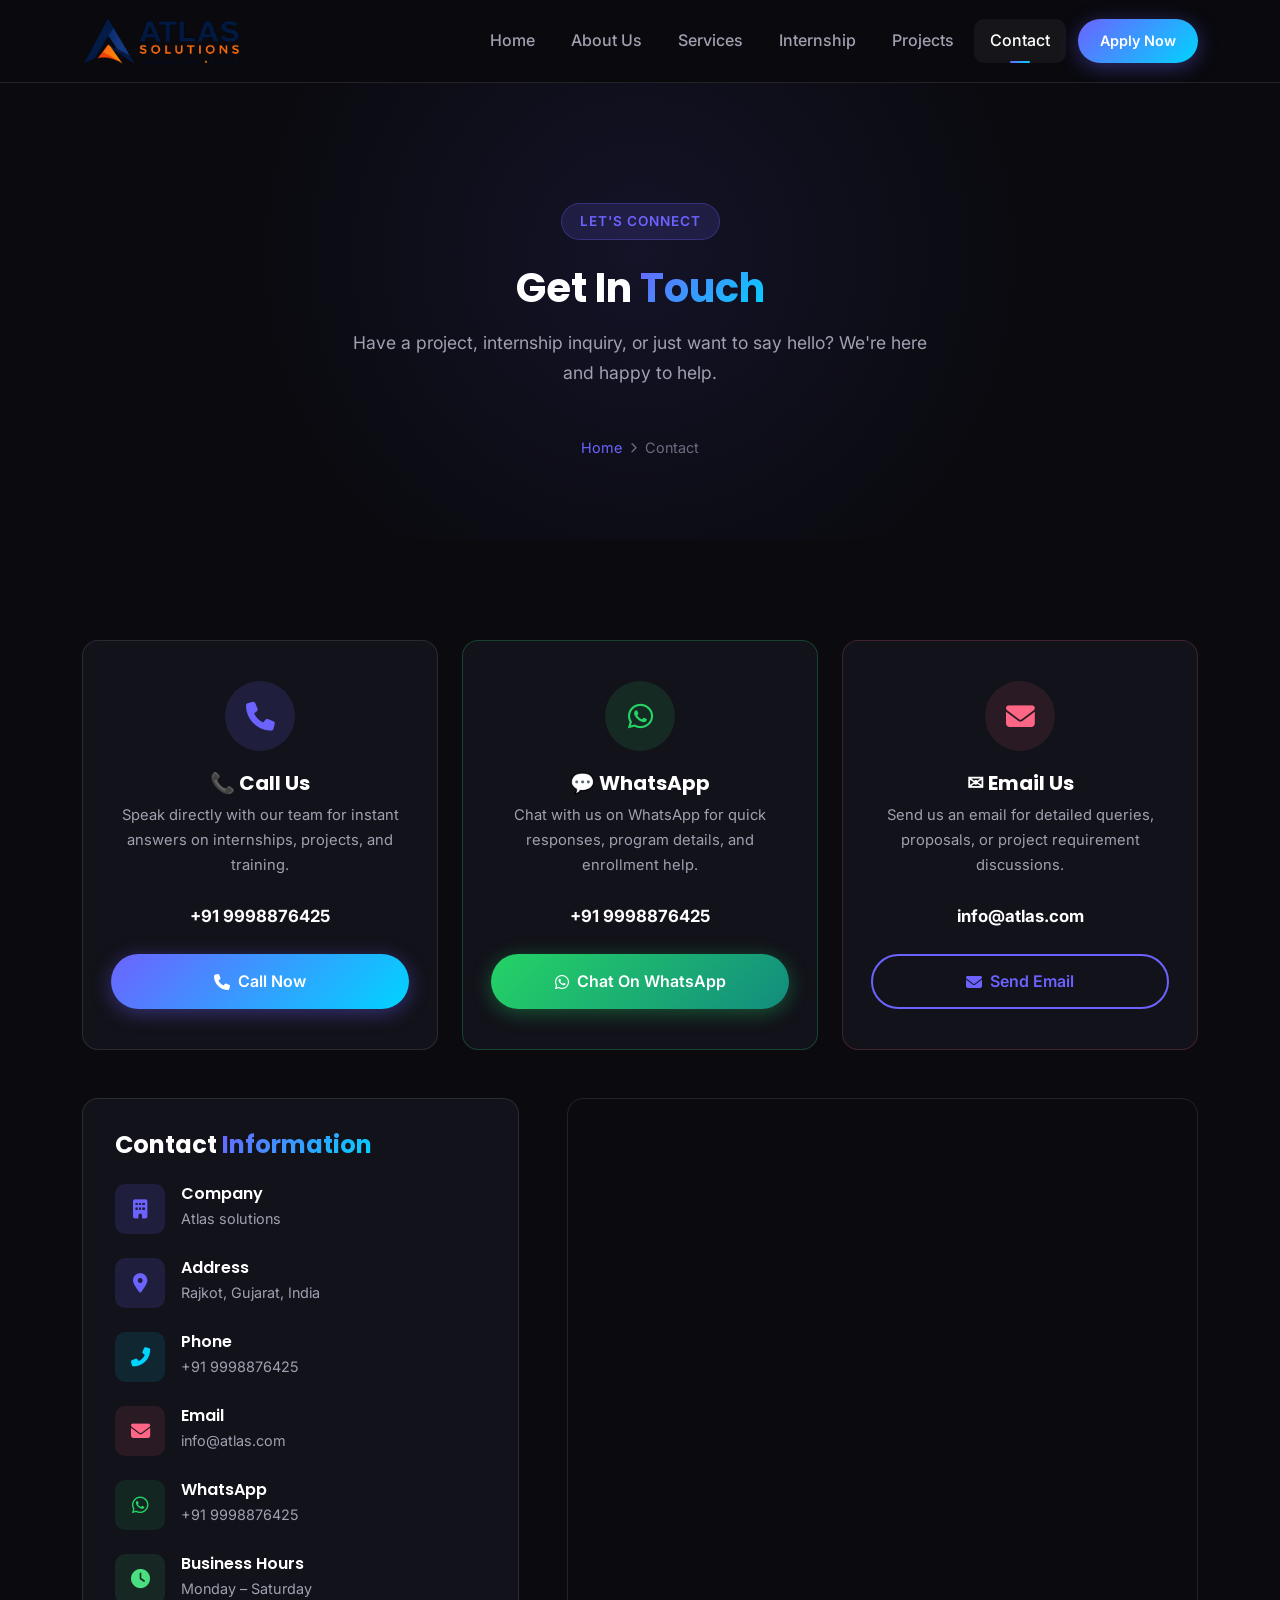
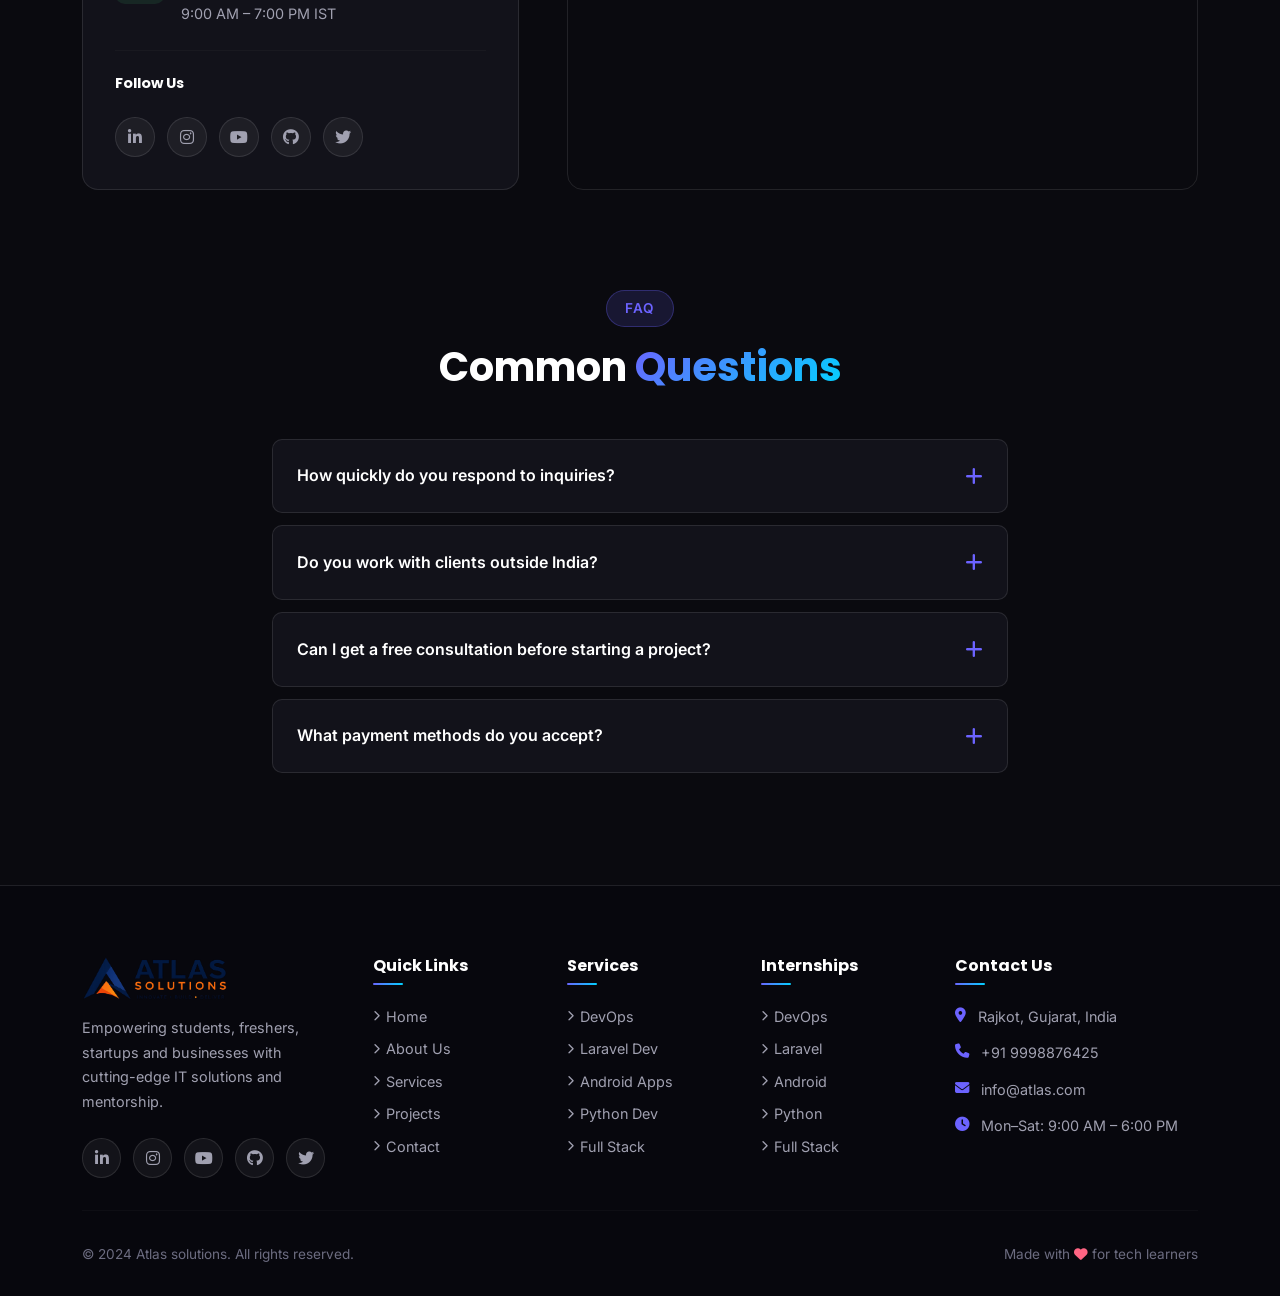
<file: contact.html>
<!DOCTYPE html>
<html lang="en">
<head>
  <meta charset="UTF-8" />
  <meta name="viewport" content="width=device-width, initial-scale=1.0" />
  <title>Contact Us | Atlas SoftWeb Pvt Ltd</title>
  <meta name="description" content="Get in touch with Atlas SoftWeb Pvt Ltd for IT services, internships, projects, or corporate training. We're based in Surat, Gujarat." />
  <meta property="og:title" content="Contact | Atlas SoftWeb Pvt Ltd" />
  <meta property="og:type" content="website" />
  <link rel="stylesheet" href="https://cdn.jsdelivr.net/npm/bootstrap@5.3.2/dist/css/bootstrap.min.css" />
  <link rel="stylesheet" href="https://cdnjs.cloudflare.com/ajax/libs/font-awesome/6.5.0/css/all.min.css" />
  <link rel="preconnect" href="https://fonts.googleapis.com" />
  <link rel="preconnect" href="https://fonts.gstatic.com" crossorigin />
  <link href="https://fonts.googleapis.com/css2?family=Inter:wght@400;500;600&family=Poppins:wght@600;700;800&display=swap" rel="stylesheet" />
  <link rel="stylesheet" href="assets/css/style.css" />
</head>
<body>

<!-- NAVBAR -->
<nav class="navbar navbar-expand-lg">
  <div class="container">
    <a class="navbar-brand" href="index.html"><img src="assets/images/logo-optimized.png" onerror="this.src='assets/images/logo.svg'" alt="Atlas SoftWeb Logo" /></a>
    <button class="navbar-toggler" type="button" data-bs-toggle="collapse" data-bs-target="#navMenu" aria-controls="navMenu" aria-expanded="false" aria-label="Toggle navigation">
      <span class="navbar-toggler-icon"></span>
    </button>
    <div class="collapse navbar-collapse" id="navMenu">
      <ul class="navbar-nav ms-auto align-items-lg-center gap-1">
        <li class="nav-item"><a class="nav-link" href="index.html">Home</a></li>
        <li class="nav-item"><a class="nav-link" href="about.html">About Us</a></li>
        <li class="nav-item"><a class="nav-link" href="services.html">Services</a></li>
        <li class="nav-item"><a class="nav-link" href="internship.html">Internship</a></li>
        <li class="nav-item"><a class="nav-link" href="projects.html">Projects</a></li>
        <li class="nav-item"><a class="nav-link active" href="contact.html">Contact</a></li>
        <li class="nav-item ms-lg-2"><a class="btn-primary-custom" href="internship.html" style="padding:10px 22px;font-size:.9rem;">Apply Now</a></li>
      </ul>
    </div>
  </div>
</nav>

<!-- PAGE HERO -->
<section class="page-hero">
  <div class="container position-relative" style="z-index:1;">
    <span class="section-badge fade-in">Let's Connect</span>
    <h1 class="section-title mt-2 fade-in">Get In <span class="gradient-text">Touch</span></h1>
    <p class="section-subtitle fade-in">Have a project, internship inquiry, or just want to say hello? We're here and happy to help.</p>
    <div class="breadcrumb-custom fade-in">
      <a href="index.html">Home</a> <i class="fas fa-chevron-right fa-xs"></i> <span>Contact</span>
    </div>
  </div>
</section>

<!-- CONTACT SECTION -->
<section class="contact-section">
  <div class="container">

    <!-- Quick Contact Cards -->
    <div class="row g-4 mb-5">
      <div class="col-md-4 fade-in">
        <div class="glass-card h-100 text-center" style="padding:40px 28px;">
          <div style="width:70px;height:70px;border-radius:50%;background:rgba(108,99,255,.15);display:flex;align-items:center;justify-content:center;margin:0 auto 1.2rem;font-size:1.8rem;color:var(--primary);">
            <i class="fas fa-phone"></i>
          </div>
          <h5 class="mb-2">📞 Call Us</h5>
          <p style="color:var(--text-secondary);font-size:.92rem;margin-bottom:1.5rem;">Speak directly with our team for instant answers on internships, projects, and training.</p>
          <p style="font-weight:700;font-size:1.05rem;margin-bottom:1.5rem;color:var(--text-primary);">+91 9998876425</p>
          <a href="tel:+919998876425" class="btn-primary-custom" style="justify-content:center;width:100%;">
            <i class="fas fa-phone"></i> Call Now
          </a>
        </div>
      </div>
      <div class="col-md-4 fade-in">
        <div class="glass-card h-100 text-center" style="padding:40px 28px;border-color:rgba(37,211,102,.25);">
          <div style="width:70px;height:70px;border-radius:50%;background:rgba(37,211,102,.12);display:flex;align-items:center;justify-content:center;margin:0 auto 1.2rem;font-size:1.8rem;color:#25d366;">
            <i class="fab fa-whatsapp"></i>
          </div>
          <h5 class="mb-2">💬 WhatsApp</h5>
          <p style="color:var(--text-secondary);font-size:.92rem;margin-bottom:1.5rem;">Chat with us on WhatsApp for quick responses, program details, and enrollment help.</p>
          <p style="font-weight:700;font-size:1.05rem;margin-bottom:1.5rem;color:var(--text-primary);">+91 9998876425</p>
          <a href="https://wa.me/919998876425" target="_blank" rel="noopener noreferrer"
             class="btn-primary-custom"
             style="background:linear-gradient(135deg,#25d366,#128c7e);box-shadow:0 4px 20px rgba(37,211,102,.35);justify-content:center;width:100%;">
            <i class="fab fa-whatsapp"></i> Chat On WhatsApp
          </a>
        </div>
      </div>
      <div class="col-md-4 fade-in">
        <div class="glass-card h-100 text-center" style="padding:40px 28px;border-color:rgba(255,101,132,.2);">
          <div style="width:70px;height:70px;border-radius:50%;background:rgba(255,101,132,.1);display:flex;align-items:center;justify-content:center;margin:0 auto 1.2rem;font-size:1.8rem;color:var(--accent);">
            <i class="fas fa-envelope"></i>
          </div>
          <h5 class="mb-2">✉ Email Us</h5>
          <p style="color:var(--text-secondary);font-size:.92rem;margin-bottom:1.5rem;">Send us an email for detailed queries, proposals, or project requirement discussions.</p>
          <p style="font-weight:700;font-size:1.05rem;margin-bottom:1.5rem;color:var(--text-primary);">info@atlas.com</p>
          <a href="mailto:info@atlas.com"
             class="btn-outline-custom"
             style="justify-content:center;width:100%;">
            <i class="fas fa-envelope"></i> Send Email
          </a>
        </div>
      </div>
    </div>

    <!-- Company Info + Map -->
    <div class="row g-5">
      <div class="col-lg-5 fade-in-left">
        <div class="contact-info-card">
          <h4 class="mb-4">Contact <span class="gradient-text">Information</span></h4>

          <div class="contact-item">
            <div class="contact-item-icon"><i class="fas fa-building"></i></div>
            <div class="contact-item-info">
              <h6>Company</h6>
              <p>Atlas solutions</p>
            </div>
          </div>

          <div class="contact-item">
            <div class="contact-item-icon"><i class="fas fa-map-marker-alt"></i></div>
            <div class="contact-item-info">
              <h6>Address</h6>
              <p>Rajkot, Gujarat, India</p>
            </div>
          </div>

          <div class="contact-item">
            <div class="contact-item-icon" style="background:rgba(0,212,255,.1);color:var(--secondary);"><i class="fas fa-phone-alt"></i></div>
            <div class="contact-item-info">
              <h6>Phone</h6>
              <p><a href="tel:+919998876425" style="color:inherit;text-decoration:none;">+91 9998876425</a></p>
            </div>
          </div>

          <div class="contact-item">
            <div class="contact-item-icon" style="background:rgba(255,101,132,.1);color:var(--accent);"><i class="fas fa-envelope"></i></div>
            <div class="contact-item-info">
              <h6>Email</h6>
              <p><a href="mailto:info@atlas.com" style="color:inherit;text-decoration:none;">info@atlas.com</a></p>
            </div>
          </div>

          <div class="contact-item">
            <div class="contact-item-icon" style="background:rgba(37,211,102,.1);color:#25d366;"><i class="fab fa-whatsapp"></i></div>
            <div class="contact-item-info">
              <h6>WhatsApp</h6>
              <p><a href="https://wa.me/919998876425" target="_blank" rel="noopener noreferrer" style="color:inherit;text-decoration:none;">+91 9998876425</a></p>
            </div>
          </div>

          <div class="contact-item mb-0">
            <div class="contact-item-icon" style="background:rgba(74,222,128,.1);color:#4ade80;"><i class="fas fa-clock"></i></div>
            <div class="contact-item-info">
              <h6>Business Hours</h6>
              <p>Monday – Saturday<br/>9:00 AM – 7:00 PM IST</p>
            </div>
          </div>

          <hr style="border-color:var(--glass-border);margin:1.5rem 0;" />
          <h6 class="mb-3" style="font-size:.9rem;">Follow Us</h6>
          <div class="footer-social">
            <a href="#" class="social-link" aria-label="LinkedIn"><i class="fab fa-linkedin-in"></i></a>
            <a href="#" class="social-link" aria-label="Instagram"><i class="fab fa-instagram"></i></a>
            <a href="#" class="social-link" aria-label="YouTube"><i class="fab fa-youtube"></i></a>
            <a href="#" class="social-link" aria-label="GitHub"><i class="fab fa-github"></i></a>
            <a href="#" class="social-link" aria-label="Twitter"><i class="fab fa-twitter"></i></a>
          </div>
        </div>
      </div>

      <!-- Map -->
      <div class="col-lg-7 fade-in-right">
        <div class="map-container" style="height:100%;min-height:460px;">
          <iframe
            src="https://www.google.com/maps/embed?pb=!1m18!1m12!1m3!1d119013.31029837374!2d72.76795985!3d21.1702!2m3!1f0!2f0!3f0!3m2!1i1024!2i768!4f13.1!3m3!1m2!1s0x3be04e5947bef70b%3A0xe5ce9f16f39f37a6!2sSurat%2C%20Gujarat!5e0!3m2!1sen!2sin!4v1701000000000!5m2!1sen!2sin"
            width="100%"
            height="100%"
            style="border:0;display:block;min-height:460px;"
            allowfullscreen=""
            loading="lazy"
            referrerpolicy="no-referrer-when-downgrade"
            title="Atlas SoftWeb Office Location - Surat, Gujarat">
          </iframe>
        </div>
      </div>
    </div>

  </div>
</section>

<!-- FAQ -->
<section class="faq-section" style="padding-top:0;">
  <div class="container">
    <div class="row justify-content-center">
      <div class="col-lg-8">
        <div class="text-center mb-5 fade-in">
          <span class="section-badge">FAQ</span>
          <h2 class="section-title">Common <span class="gradient-text">Questions</span></h2>
        </div>
        <div class="fade-in">
          <div class="faq-item">
            <div class="faq-question">How quickly do you respond to inquiries? <span class="faq-icon"><i class="fas fa-plus"></i></span></div>
            <div class="faq-answer">We typically respond within 2–4 business hours. For urgent matters, reach us directly on WhatsApp for a faster response.</div>
          </div>
          <div class="faq-item">
            <div class="faq-question">Do you work with clients outside India? <span class="faq-icon"><i class="fas fa-plus"></i></span></div>
            <div class="faq-answer">Yes, we work with clients globally. All project communication and delivery happen remotely over email, WhatsApp, and video calls.</div>
          </div>
          <div class="faq-item">
            <div class="faq-question">Can I get a free consultation before starting a project? <span class="faq-icon"><i class="fas fa-plus"></i></span></div>
            <div class="faq-answer">Absolutely. We offer a free 30-minute consultation call to discuss your requirements, timelines, and budget before any commitment.</div>
          </div>
          <div class="faq-item">
            <div class="faq-question">What payment methods do you accept? <span class="faq-icon"><i class="fas fa-plus"></i></span></div>
            <div class="faq-answer">We accept UPI, bank transfer, PayPal, and major payment gateways. We typically work with a 50% advance and 50% on delivery model.</div>
          </div>
        </div>
      </div>
    </div>
  </div>
</section>

<!-- ===== FOOTER ===== -->
<footer class="footer">
  <div class="container">
    <div class="row g-5">
      <div class="col-lg-3 col-md-6">
        <div class="footer-brand"><img src="assets/images/logo-optimized.png" onerror="this.src='assets/images/logo.svg'" alt="Atlas SoftWeb" /></div>
        <p class="footer-desc">Empowering students, freshers, startups and businesses with cutting-edge IT solutions and mentorship.</p>
        <div class="footer-social">
          <a href="#" class="social-link" aria-label="LinkedIn"><i class="fab fa-linkedin-in"></i></a>
          <a href="#" class="social-link" aria-label="Instagram"><i class="fab fa-instagram"></i></a>
          <a href="#" class="social-link" aria-label="YouTube"><i class="fab fa-youtube"></i></a>
          <a href="#" class="social-link" aria-label="GitHub"><i class="fab fa-github"></i></a>
          <a href="#" class="social-link" aria-label="Twitter"><i class="fab fa-twitter"></i></a>
        </div>
      </div>
      <div class="col-lg-2 col-md-6">
        <h6 class="footer-heading">Quick Links</h6>
        <ul class="footer-links">
          <li><a href="index.html"><i class="fas fa-chevron-right fa-xs"></i> Home</a></li>
          <li><a href="about.html"><i class="fas fa-chevron-right fa-xs"></i> About Us</a></li>
          <li><a href="services.html"><i class="fas fa-chevron-right fa-xs"></i> Services</a></li>
          <li><a href="projects.html"><i class="fas fa-chevron-right fa-xs"></i> Projects</a></li>
          <li><a href="contact.html"><i class="fas fa-chevron-right fa-xs"></i> Contact</a></li>
        </ul>
      </div>
      <div class="col-lg-2 col-md-6">
        <h6 class="footer-heading">Services</h6>
        <ul class="footer-links">
          <li><a href="services.html"><i class="fas fa-chevron-right fa-xs"></i> DevOps</a></li>
          <li><a href="services.html"><i class="fas fa-chevron-right fa-xs"></i> Laravel Dev</a></li>
          <li><a href="services.html"><i class="fas fa-chevron-right fa-xs"></i> Android Apps</a></li>
          <li><a href="services.html"><i class="fas fa-chevron-right fa-xs"></i> Python Dev</a></li>
          <li><a href="services.html"><i class="fas fa-chevron-right fa-xs"></i> Full Stack</a></li>
        </ul>
      </div>
      <div class="col-lg-2 col-md-6">
        <h6 class="footer-heading">Internships</h6>
        <ul class="footer-links">
          <li><a href="internship.html"><i class="fas fa-chevron-right fa-xs"></i> DevOps</a></li>
          <li><a href="internship.html"><i class="fas fa-chevron-right fa-xs"></i> Laravel</a></li>
          <li><a href="internship.html"><i class="fas fa-chevron-right fa-xs"></i> Android</a></li>
          <li><a href="internship.html"><i class="fas fa-chevron-right fa-xs"></i> Python</a></li>
          <li><a href="internship.html"><i class="fas fa-chevron-right fa-xs"></i> Full Stack</a></li>
        </ul>
      </div>
      <div class="col-lg-3 col-md-6">
        <h6 class="footer-heading">Contact Us</h6>
        <div class="footer-contact-item"><i class="fas fa-map-marker-alt"></i><span>Rajkot, Gujarat, India</span></div>
        <div class="footer-contact-item"><i class="fas fa-phone"></i><span>+91 9998876425</span></div>
        <div class="footer-contact-item"><i class="fas fa-envelope"></i><span>info@atlas.com</span></div>
        <div class="footer-contact-item"><i class="fas fa-clock"></i><span>Mon–Sat: 9:00 AM – 6:00 PM</span></div>
      </div>
    </div>
    <hr class="footer-divider" />
    <div class="d-flex flex-wrap justify-content-between align-items-center footer-bottom">
      <p class="mb-0">© 2024 Atlas solutions. All rights reserved.</p>
      <p class="mb-0">Made with <i class="fas fa-heart" style="color:var(--accent);"></i> for tech learners</p>
    </div>
  </div>
</footer>

<!-- Scroll To Top -->
<button id="scrollTop" aria-label="Scroll to top"><i class="fas fa-chevron-up"></i></button>

<!-- Bootstrap JS -->
<script src="https://cdn.jsdelivr.net/npm/bootstrap@5.3.2/dist/js/bootstrap.bundle.min.js"></script>
<script src="assets/js/script.js"></script>
</body>
</html>
</file>
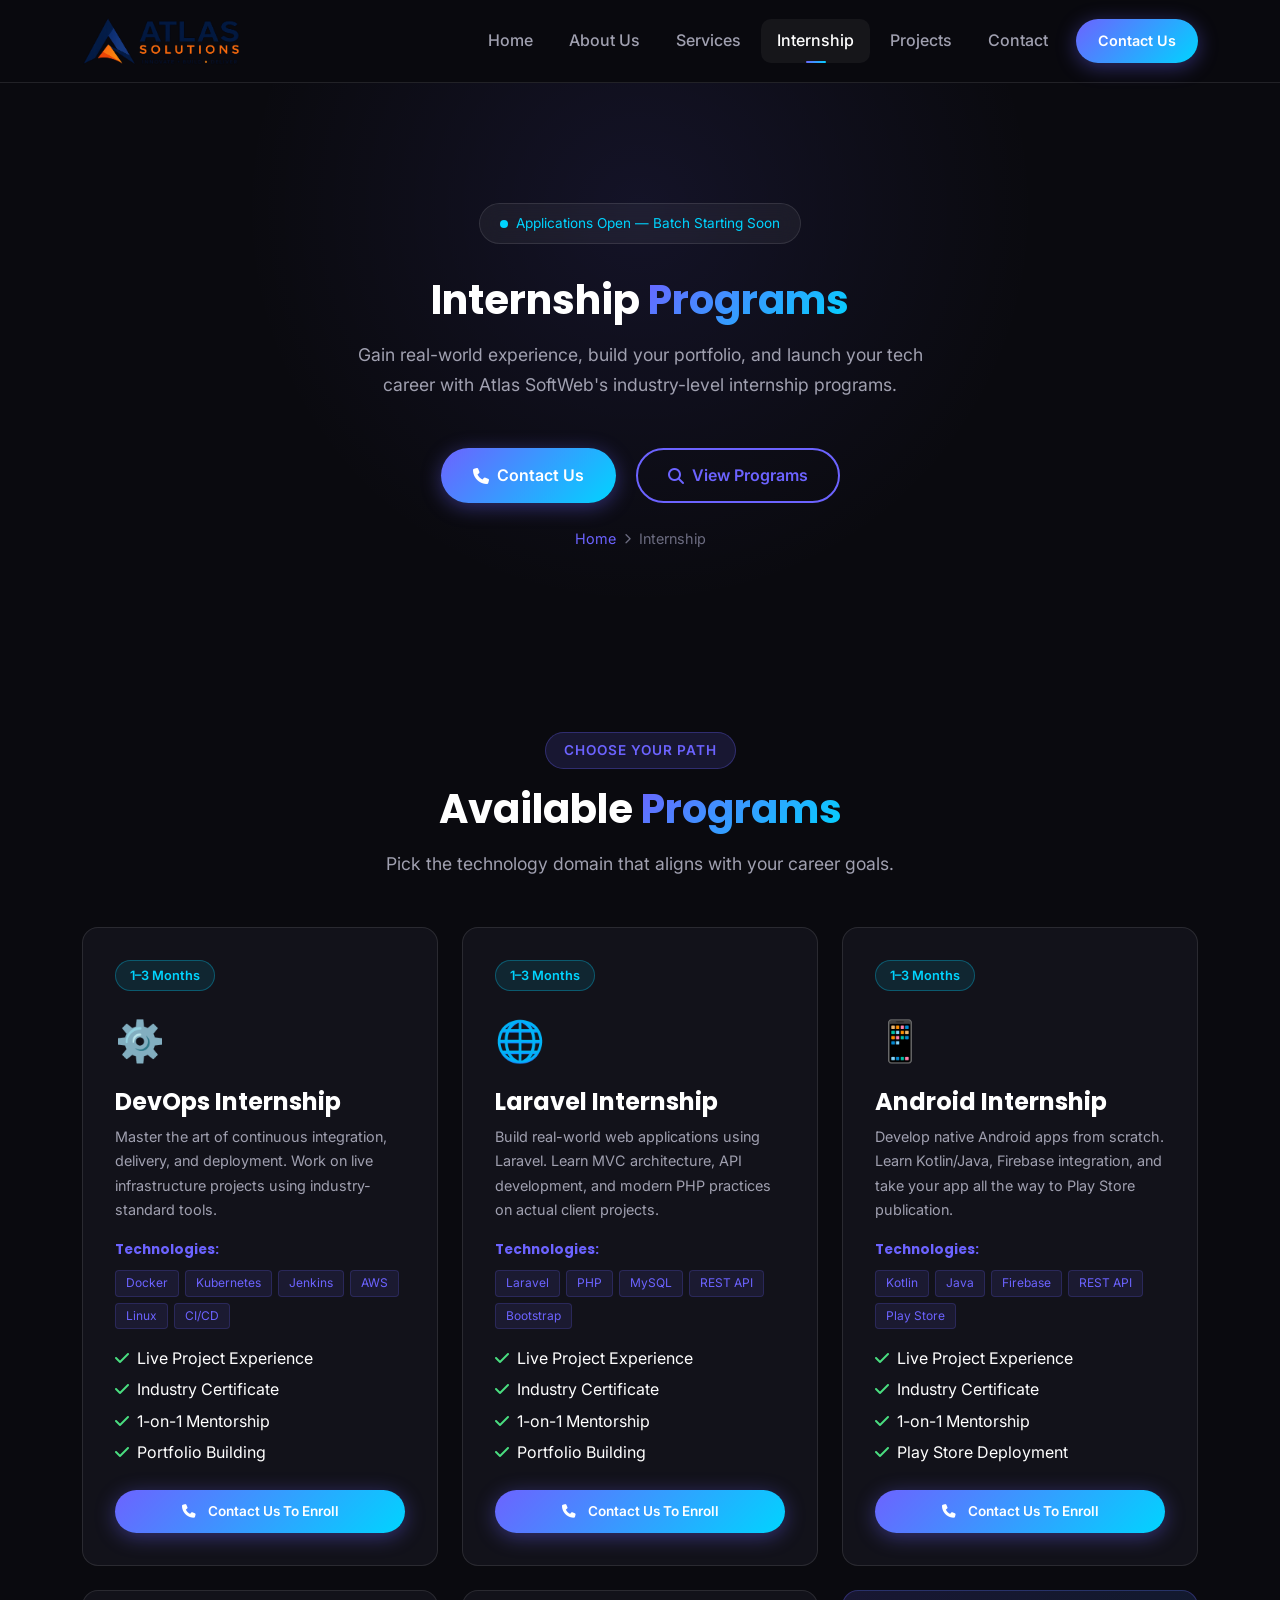
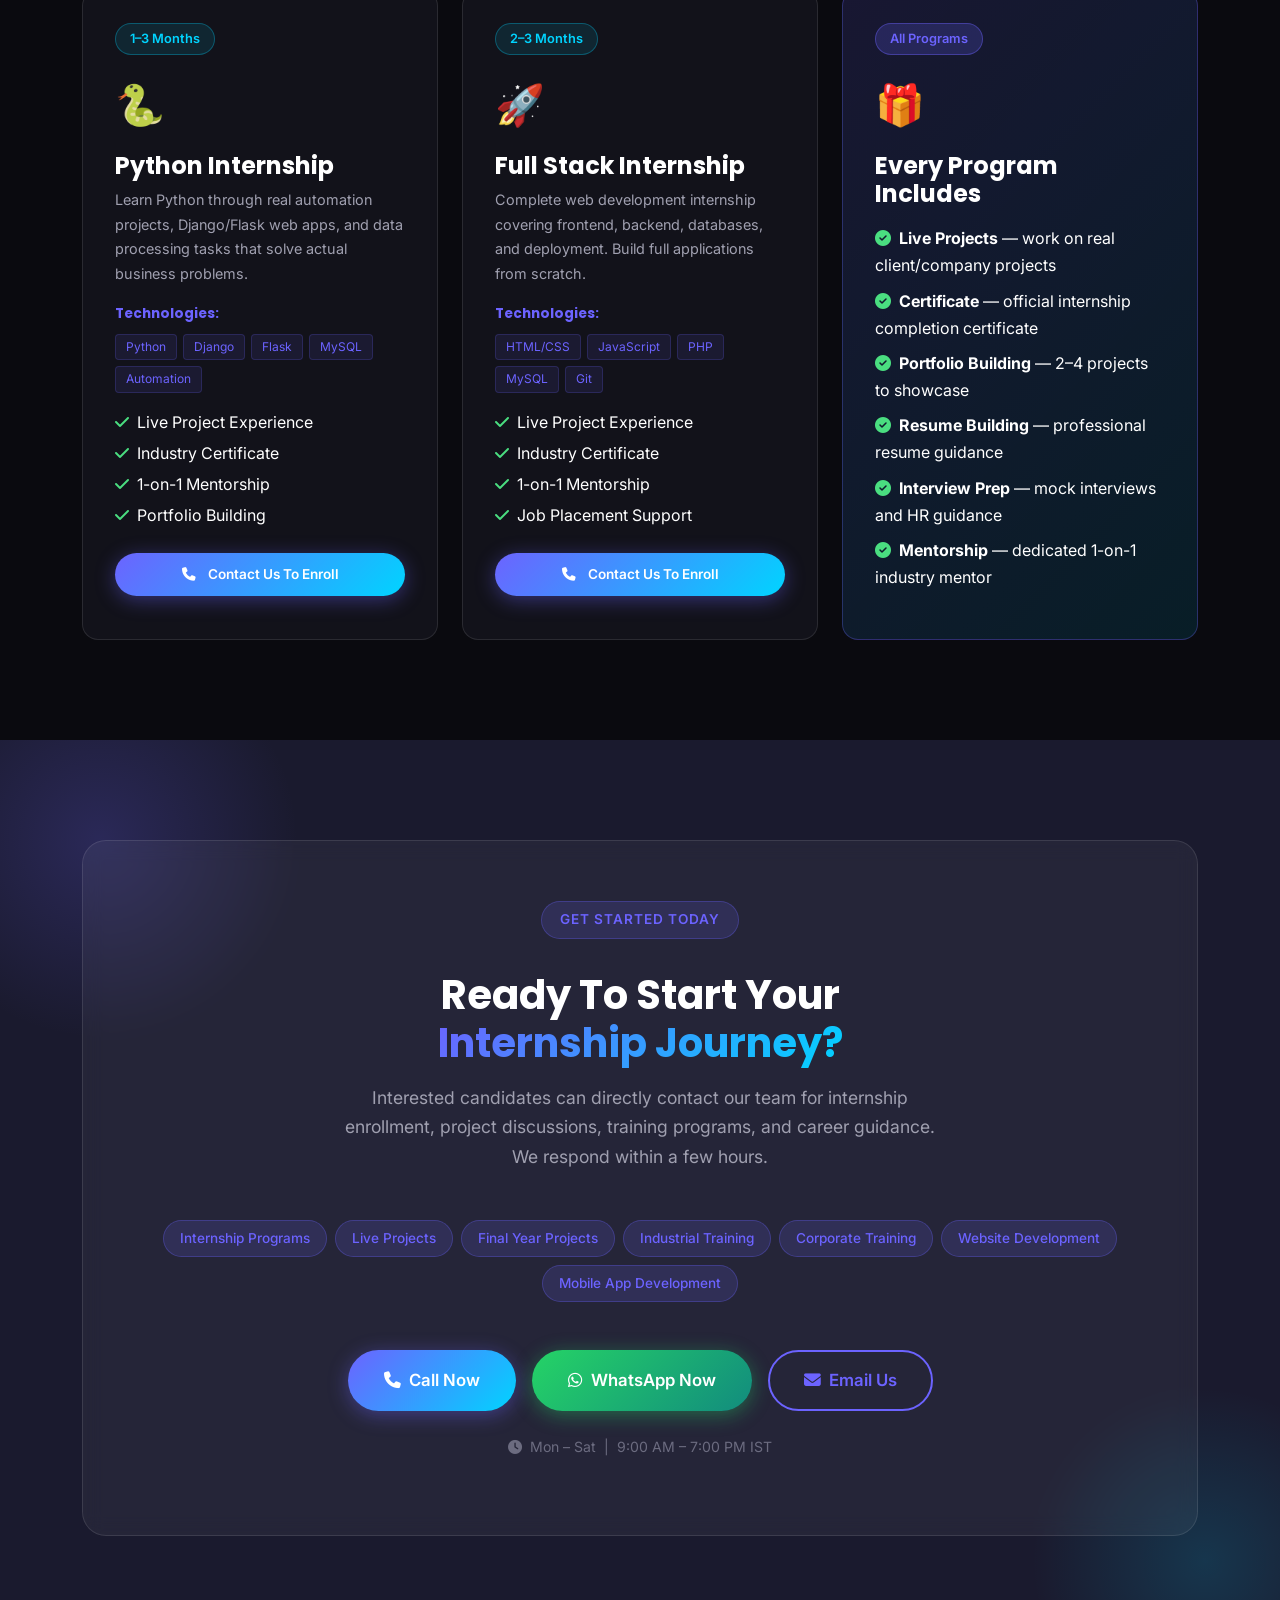
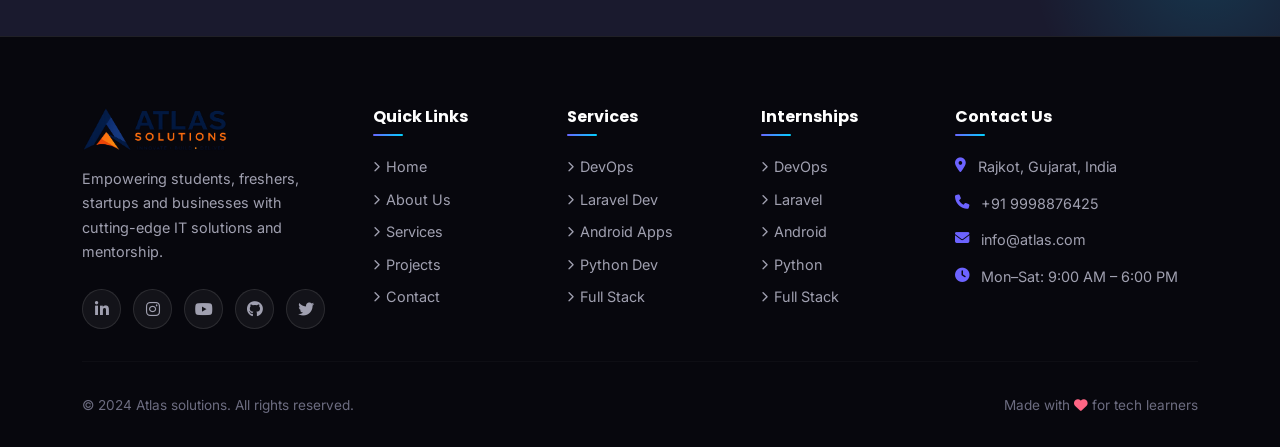
<file: internship.html>
<!DOCTYPE html>
<html lang="en">
<head>
  <meta charset="UTF-8" />
  <meta name="viewport" content="width=device-width, initial-scale=1.0" />
  <title>Internship Programs | Atlas SoftWeb Pvt Ltd</title>
  <meta name="description" content="Apply for DevOps, Laravel, Android, Python, or Full Stack internship at Atlas SoftWeb. Live projects, certificates, mentorship, and placement guidance." />
  <meta property="og:title" content="Internship Programs | Atlas SoftWeb Pvt Ltd" />
  <meta property="og:type" content="website" />
  <link rel="stylesheet" href="https://cdn.jsdelivr.net/npm/bootstrap@5.3.2/dist/css/bootstrap.min.css" />
  <link rel="stylesheet" href="https://cdnjs.cloudflare.com/ajax/libs/font-awesome/6.5.0/css/all.min.css" />
  <link rel="preconnect" href="https://fonts.googleapis.com" />
  <link rel="preconnect" href="https://fonts.gstatic.com" crossorigin />
  <link href="https://fonts.googleapis.com/css2?family=Inter:wght@400;500;600&family=Poppins:wght@600;700;800&display=swap" rel="stylesheet" />
  <link rel="stylesheet" href="assets/css/style.css" />
</head>
<body>

<!-- NAVBAR -->
<nav class="navbar navbar-expand-lg">
  <div class="container">
    <a class="navbar-brand" href="index.html"><img src="assets/images/logo-optimized.png" onerror="this.src='assets/images/logo.svg'" alt="Atlas SoftWeb Logo" /></a>
    <button class="navbar-toggler" type="button" data-bs-toggle="collapse" data-bs-target="#navMenu" aria-controls="navMenu" aria-expanded="false" aria-label="Toggle navigation">
      <span class="navbar-toggler-icon"></span>
    </button>
    <div class="collapse navbar-collapse" id="navMenu">
      <ul class="navbar-nav ms-auto align-items-lg-center gap-1">
        <li class="nav-item"><a class="nav-link" href="index.html">Home</a></li>
        <li class="nav-item"><a class="nav-link" href="about.html">About Us</a></li>
        <li class="nav-item"><a class="nav-link" href="services.html">Services</a></li>
        <li class="nav-item"><a class="nav-link active" href="internship.html">Internship</a></li>
        <li class="nav-item"><a class="nav-link" href="projects.html">Projects</a></li>
        <li class="nav-item"><a class="nav-link" href="contact.html">Contact</a></li>
        <li class="nav-item ms-lg-2"><a class="btn-primary-custom" href="contact.html" style="padding:10px 22px;font-size:.9rem;">Contact Us</a></li>
      </ul>
    </div>
  </div>
</nav>

<!-- PAGE HERO -->
<section class="page-hero">
  <div class="container position-relative" style="z-index:1;">
    <div class="hero-badge fade-in" style="justify-content:center;">
      <span class="dot"></span> Applications Open — Batch Starting Soon
    </div>
    <h1 class="section-title mt-2 fade-in">Internship <span class="gradient-text">Programs</span></h1>
    <p class="section-subtitle fade-in">Gain real-world experience, build your portfolio, and launch your tech career with Atlas SoftWeb's industry-level internship programs.</p>
    <div class="fade-in">
      <a href="contact.html" class="btn-primary-custom me-3"><i class="fas fa-phone"></i> Contact Us</a>
      <a href="#programs" class="btn-outline-custom"><i class="fas fa-search"></i> View Programs</a>
    </div>
    <div class="breadcrumb-custom fade-in mt-4">
      <a href="index.html">Home</a> <i class="fas fa-chevron-right fa-xs"></i> <span>Internship</span>
    </div>
  </div>
</section>

<!-- INTERNSHIP PROGRAMS -->
<section class="internship-section" id="programs">
  <div class="container">
    <div class="text-center mb-5 fade-in">
      <span class="section-badge">Choose Your Path</span>
      <h2 class="section-title">Available <span class="gradient-text">Programs</span></h2>
      <p class="section-subtitle">Pick the technology domain that aligns with your career goals.</p>
    </div>
    <div class="row g-4">

      <!-- DevOps -->
      <div class="col-md-6 col-lg-4 fade-in">
        <div class="internship-card h-100">
          <span class="internship-badge">1–3 Months</span>
          <div style="font-size:2.5rem;margin-bottom:.8rem;">⚙️</div>
          <h4>DevOps Internship</h4>
          <p style="color:var(--text-secondary);font-size:.9rem;margin-bottom:1.2rem;">Master the art of continuous integration, delivery, and deployment. Work on live infrastructure projects using industry-standard tools.</p>
          <h6 style="color:var(--primary);font-size:.85rem;margin-bottom:.6rem;">Technologies:</h6>
          <div class="project-tech mb-3"><span>Docker</span><span>Kubernetes</span><span>Jenkins</span><span>AWS</span><span>Linux</span><span>CI/CD</span></div>
          <ul style="list-style:none;padding:0;margin-bottom:1.5rem;">
            <li class="mb-1"><i class="fas fa-check feature-check"></i>Live Project Experience</li>
            <li class="mb-1"><i class="fas fa-check feature-check"></i>Industry Certificate</li>
            <li class="mb-1"><i class="fas fa-check feature-check"></i>1-on-1 Mentorship</li>
            <li class="mb-1"><i class="fas fa-check feature-check"></i>Portfolio Building</li>
          </ul>
          <a href="contact.html" class="btn-primary-custom" style="font-size:.85rem;padding:10px 22px;width:100%;justify-content:center;"><i class="fas fa-phone me-1"></i> Contact Us To Enroll</a>
        </div>
      </div>

      <!-- Laravel -->
      <div class="col-md-6 col-lg-4 fade-in">
        <div class="internship-card h-100">
          <span class="internship-badge">1–3 Months</span>
          <div style="font-size:2.5rem;margin-bottom:.8rem;">🌐</div>
          <h4>Laravel Internship</h4>
          <p style="color:var(--text-secondary);font-size:.9rem;margin-bottom:1.2rem;">Build real-world web applications using Laravel. Learn MVC architecture, API development, and modern PHP practices on actual client projects.</p>
          <h6 style="color:var(--primary);font-size:.85rem;margin-bottom:.6rem;">Technologies:</h6>
          <div class="project-tech mb-3"><span>Laravel</span><span>PHP</span><span>MySQL</span><span>REST API</span><span>Bootstrap</span></div>
          <ul style="list-style:none;padding:0;margin-bottom:1.5rem;">
            <li class="mb-1"><i class="fas fa-check feature-check"></i>Live Project Experience</li>
            <li class="mb-1"><i class="fas fa-check feature-check"></i>Industry Certificate</li>
            <li class="mb-1"><i class="fas fa-check feature-check"></i>1-on-1 Mentorship</li>
            <li class="mb-1"><i class="fas fa-check feature-check"></i>Portfolio Building</li>
          </ul>
          <a href="contact.html" class="btn-primary-custom" style="font-size:.85rem;padding:10px 22px;width:100%;justify-content:center;"><i class="fas fa-phone me-1"></i> Contact Us To Enroll</a>
        </div>
      </div>

      <!-- Android -->
      <div class="col-md-6 col-lg-4 fade-in">
        <div class="internship-card h-100">
          <span class="internship-badge">1–3 Months</span>
          <div style="font-size:2.5rem;margin-bottom:.8rem;">📱</div>
          <h4>Android Internship</h4>
          <p style="color:var(--text-secondary);font-size:.9rem;margin-bottom:1.2rem;">Develop native Android apps from scratch. Learn Kotlin/Java, Firebase integration, and take your app all the way to Play Store publication.</p>
          <h6 style="color:var(--primary);font-size:.85rem;margin-bottom:.6rem;">Technologies:</h6>
          <div class="project-tech mb-3"><span>Kotlin</span><span>Java</span><span>Firebase</span><span>REST API</span><span>Play Store</span></div>
          <ul style="list-style:none;padding:0;margin-bottom:1.5rem;">
            <li class="mb-1"><i class="fas fa-check feature-check"></i>Live Project Experience</li>
            <li class="mb-1"><i class="fas fa-check feature-check"></i>Industry Certificate</li>
            <li class="mb-1"><i class="fas fa-check feature-check"></i>1-on-1 Mentorship</li>
            <li class="mb-1"><i class="fas fa-check feature-check"></i>Play Store Deployment</li>
          </ul>
          <a href="contact.html" class="btn-primary-custom" style="font-size:.85rem;padding:10px 22px;width:100%;justify-content:center;"><i class="fas fa-phone me-1"></i> Contact Us To Enroll</a>
        </div>
      </div>

      <!-- Python -->
      <div class="col-md-6 col-lg-4 fade-in">
        <div class="internship-card h-100">
          <span class="internship-badge">1–3 Months</span>
          <div style="font-size:2.5rem;margin-bottom:.8rem;">🐍</div>
          <h4>Python Internship</h4>
          <p style="color:var(--text-secondary);font-size:.9rem;margin-bottom:1.2rem;">Learn Python through real automation projects, Django/Flask web apps, and data processing tasks that solve actual business problems.</p>
          <h6 style="color:var(--primary);font-size:.85rem;margin-bottom:.6rem;">Technologies:</h6>
          <div class="project-tech mb-3"><span>Python</span><span>Django</span><span>Flask</span><span>MySQL</span><span>Automation</span></div>
          <ul style="list-style:none;padding:0;margin-bottom:1.5rem;">
            <li class="mb-1"><i class="fas fa-check feature-check"></i>Live Project Experience</li>
            <li class="mb-1"><i class="fas fa-check feature-check"></i>Industry Certificate</li>
            <li class="mb-1"><i class="fas fa-check feature-check"></i>1-on-1 Mentorship</li>
            <li class="mb-1"><i class="fas fa-check feature-check"></i>Portfolio Building</li>
          </ul>
          <a href="contact.html" class="btn-primary-custom" style="font-size:.85rem;padding:10px 22px;width:100%;justify-content:center;"><i class="fas fa-phone me-1"></i> Contact Us To Enroll</a>
        </div>
      </div>

      <!-- Full Stack -->
      <div class="col-md-6 col-lg-4 fade-in">
        <div class="internship-card h-100">
          <span class="internship-badge">2–3 Months</span>
          <div style="font-size:2.5rem;margin-bottom:.8rem;">🚀</div>
          <h4>Full Stack Internship</h4>
          <p style="color:var(--text-secondary);font-size:.9rem;margin-bottom:1.2rem;">Complete web development internship covering frontend, backend, databases, and deployment. Build full applications from scratch.</p>
          <h6 style="color:var(--primary);font-size:.85rem;margin-bottom:.6rem;">Technologies:</h6>
          <div class="project-tech mb-3"><span>HTML/CSS</span><span>JavaScript</span><span>PHP</span><span>MySQL</span><span>Git</span></div>
          <ul style="list-style:none;padding:0;margin-bottom:1.5rem;">
            <li class="mb-1"><i class="fas fa-check feature-check"></i>Live Project Experience</li>
            <li class="mb-1"><i class="fas fa-check feature-check"></i>Industry Certificate</li>
            <li class="mb-1"><i class="fas fa-check feature-check"></i>1-on-1 Mentorship</li>
            <li class="mb-1"><i class="fas fa-check feature-check"></i>Job Placement Support</li>
          </ul>
          <a href="contact.html" class="btn-primary-custom" style="font-size:.85rem;padding:10px 22px;width:100%;justify-content:center;"><i class="fas fa-phone me-1"></i> Contact Us To Enroll</a>
        </div>
      </div>

      <!-- Benefits Card -->
      <div class="col-md-6 col-lg-4 fade-in">
        <div class="internship-card h-100" style="background:linear-gradient(135deg,rgba(108,99,255,.15),rgba(0,212,255,.1));border-color:rgba(108,99,255,.3);">
          <span class="internship-badge" style="background:rgba(108,99,255,.2);border-color:rgba(108,99,255,.4);color:var(--primary);">All Programs</span>
          <div style="font-size:2.5rem;margin-bottom:.8rem;">🎁</div>
          <h4>Every Program Includes</h4>
          <ul style="list-style:none;padding:0;margin-top:1rem;">
            <li class="mb-2"><i class="fas fa-check-circle feature-check"></i><strong>Live Projects</strong> — work on real client/company projects</li>
            <li class="mb-2"><i class="fas fa-check-circle feature-check"></i><strong>Certificate</strong> — official internship completion certificate</li>
            <li class="mb-2"><i class="fas fa-check-circle feature-check"></i><strong>Portfolio Building</strong> — 2–4 projects to showcase</li>
            <li class="mb-2"><i class="fas fa-check-circle feature-check"></i><strong>Resume Building</strong> — professional resume guidance</li>
            <li class="mb-2"><i class="fas fa-check-circle feature-check"></i><strong>Interview Prep</strong> — mock interviews and HR guidance</li>
            <li class="mb-2"><i class="fas fa-check-circle feature-check"></i><strong>Mentorship</strong> — dedicated 1-on-1 industry mentor</li>
          </ul>
        </div>
      </div>

    </div>
  </div>
</section>

<!-- ===== READY TO APPLY CTA ===== -->
<section class="cta-section" id="contact-cta">
  <div class="container">
    <div class="cta-box fade-in">
      <span class="section-badge">Get Started Today</span>
      <h2 class="section-title mt-3">Ready To Start Your<br/><span class="gradient-text">Internship Journey?</span></h2>
      <p class="section-subtitle mt-3">Interested candidates can directly contact our team for internship enrollment, project discussions, training programs, and career guidance. We respond within a few hours.</p>

      <!-- Services we help with -->
      <div class="d-flex flex-wrap gap-2 justify-content-center mb-5">
        <span class="tech-tag">Internship Programs</span>
        <span class="tech-tag">Live Projects</span>
        <span class="tech-tag">Final Year Projects</span>
        <span class="tech-tag">Industrial Training</span>
        <span class="tech-tag">Corporate Training</span>
        <span class="tech-tag">Website Development</span>
        <span class="tech-tag">Mobile App Development</span>
      </div>

      <!-- Action buttons -->
      <div class="d-flex flex-wrap gap-3 justify-content-center">
        <a href="tel:+919998876425" class="btn-primary-custom" style="font-size:1.05rem;padding:16px 36px;">
          <i class="fas fa-phone"></i> Call Now
        </a>
        <a href="https://wa.me/919998876425" target="_blank" rel="noopener noreferrer"
           class="btn-primary-custom"
           style="background:linear-gradient(135deg,#25d366,#128c7e);box-shadow:0 4px 20px rgba(37,211,102,.4);font-size:1.05rem;padding:16px 36px;">
          <i class="fab fa-whatsapp"></i> WhatsApp Now
        </a>
        <a href="mailto:info@atlas.com"
           class="btn-outline-custom"
           style="font-size:1.05rem;padding:14px 34px;">
          <i class="fas fa-envelope"></i> Email Us
        </a>
      </div>

      <!-- Hours note -->
      <p class="mt-4" style="color:var(--text-muted);font-size:.88rem;">
        <i class="fas fa-clock me-1"></i> Mon – Sat &nbsp;|&nbsp; 9:00 AM – 7:00 PM IST
      </p>
    </div>
  </div>
</section>

<!-- ===== FOOTER ===== -->
<footer class="footer">
  <div class="container">
    <div class="row g-5">
      <div class="col-lg-3 col-md-6">
        <div class="footer-brand"><img src="assets/images/logo-optimized.png" onerror="this.src='assets/images/logo.svg'" alt="Atlas SoftWeb" /></div>
        <p class="footer-desc">Empowering students, freshers, startups and businesses with cutting-edge IT solutions and mentorship.</p>
        <div class="footer-social">
          <a href="#" class="social-link" aria-label="LinkedIn"><i class="fab fa-linkedin-in"></i></a>
          <a href="#" class="social-link" aria-label="Instagram"><i class="fab fa-instagram"></i></a>
          <a href="#" class="social-link" aria-label="YouTube"><i class="fab fa-youtube"></i></a>
          <a href="#" class="social-link" aria-label="GitHub"><i class="fab fa-github"></i></a>
          <a href="#" class="social-link" aria-label="Twitter"><i class="fab fa-twitter"></i></a>
        </div>
      </div>
      <div class="col-lg-2 col-md-6">
        <h6 class="footer-heading">Quick Links</h6>
        <ul class="footer-links">
          <li><a href="index.html"><i class="fas fa-chevron-right fa-xs"></i> Home</a></li>
          <li><a href="about.html"><i class="fas fa-chevron-right fa-xs"></i> About Us</a></li>
          <li><a href="services.html"><i class="fas fa-chevron-right fa-xs"></i> Services</a></li>
          <li><a href="projects.html"><i class="fas fa-chevron-right fa-xs"></i> Projects</a></li>
          <li><a href="contact.html"><i class="fas fa-chevron-right fa-xs"></i> Contact</a></li>
        </ul>
      </div>
      <div class="col-lg-2 col-md-6">
        <h6 class="footer-heading">Services</h6>
        <ul class="footer-links">
          <li><a href="services.html"><i class="fas fa-chevron-right fa-xs"></i> DevOps</a></li>
          <li><a href="services.html"><i class="fas fa-chevron-right fa-xs"></i> Laravel Dev</a></li>
          <li><a href="services.html"><i class="fas fa-chevron-right fa-xs"></i> Android Apps</a></li>
          <li><a href="services.html"><i class="fas fa-chevron-right fa-xs"></i> Python Dev</a></li>
          <li><a href="services.html"><i class="fas fa-chevron-right fa-xs"></i> Full Stack</a></li>
        </ul>
      </div>
      <div class="col-lg-2 col-md-6">
        <h6 class="footer-heading">Internships</h6>
        <ul class="footer-links">
          <li><a href="internship.html"><i class="fas fa-chevron-right fa-xs"></i> DevOps</a></li>
          <li><a href="internship.html"><i class="fas fa-chevron-right fa-xs"></i> Laravel</a></li>
          <li><a href="internship.html"><i class="fas fa-chevron-right fa-xs"></i> Android</a></li>
          <li><a href="internship.html"><i class="fas fa-chevron-right fa-xs"></i> Python</a></li>
          <li><a href="internship.html"><i class="fas fa-chevron-right fa-xs"></i> Full Stack</a></li>
        </ul>
      </div>
      <div class="col-lg-3 col-md-6">
        <h6 class="footer-heading">Contact Us</h6>
        <div class="footer-contact-item"><i class="fas fa-map-marker-alt"></i><span>Rajkot, Gujarat, India</span></div>
        <div class="footer-contact-item"><i class="fas fa-phone"></i><span>+91 9998876425</span></div>
        <div class="footer-contact-item"><i class="fas fa-envelope"></i><span>info@atlas.com</span></div>
        <div class="footer-contact-item"><i class="fas fa-clock"></i><span>Mon–Sat: 9:00 AM – 6:00 PM</span></div>
      </div>
    </div>
    <hr class="footer-divider" />
    <div class="d-flex flex-wrap justify-content-between align-items-center footer-bottom">
      <p class="mb-0">© 2024 Atlas solutions. All rights reserved.</p>
      <p class="mb-0">Made with <i class="fas fa-heart" style="color:var(--accent);"></i> for tech learners</p>
    </div>
  </div>
</footer>

<!-- Scroll To Top -->
<button id="scrollTop" aria-label="Scroll to top"><i class="fas fa-chevron-up"></i></button>

<!-- Bootstrap JS -->
<script src="https://cdn.jsdelivr.net/npm/bootstrap@5.3.2/dist/js/bootstrap.bundle.min.js"></script>
<script src="assets/js/script.js"></script>
</body>
</html>
</file>
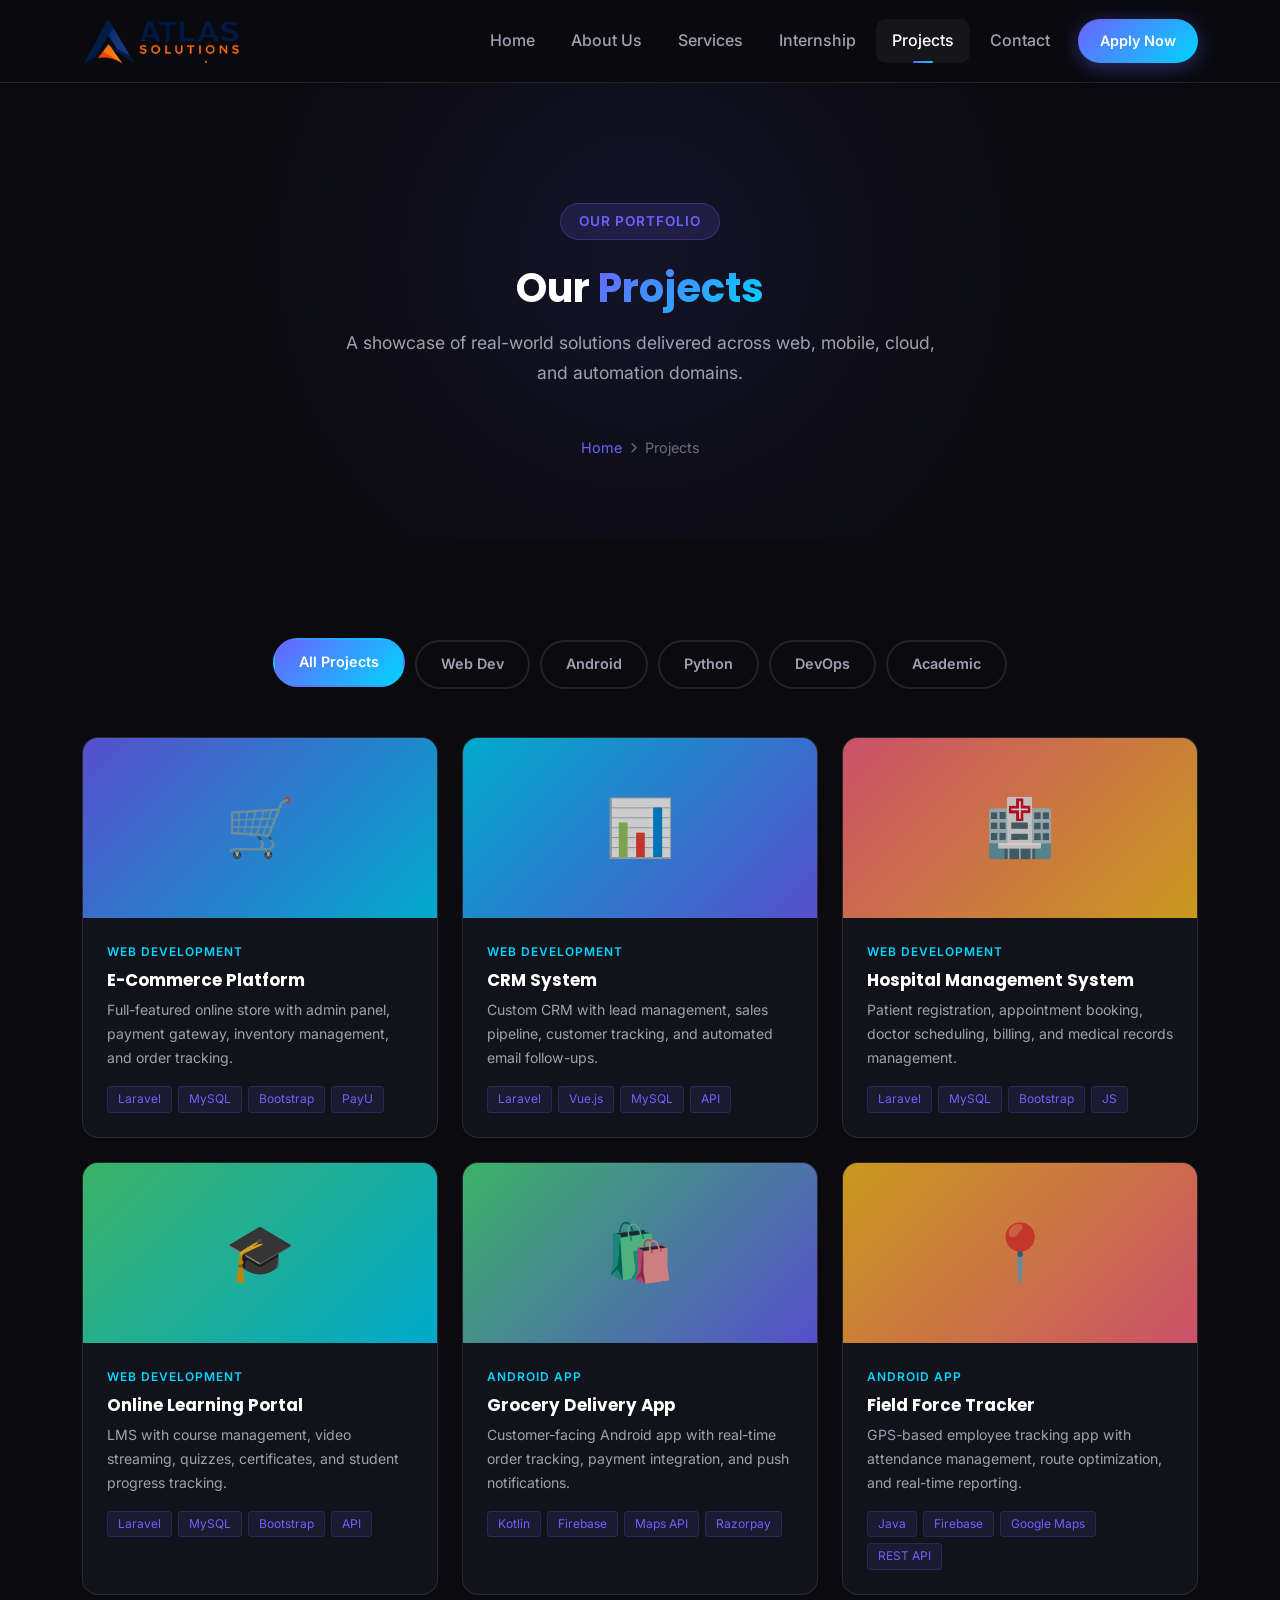
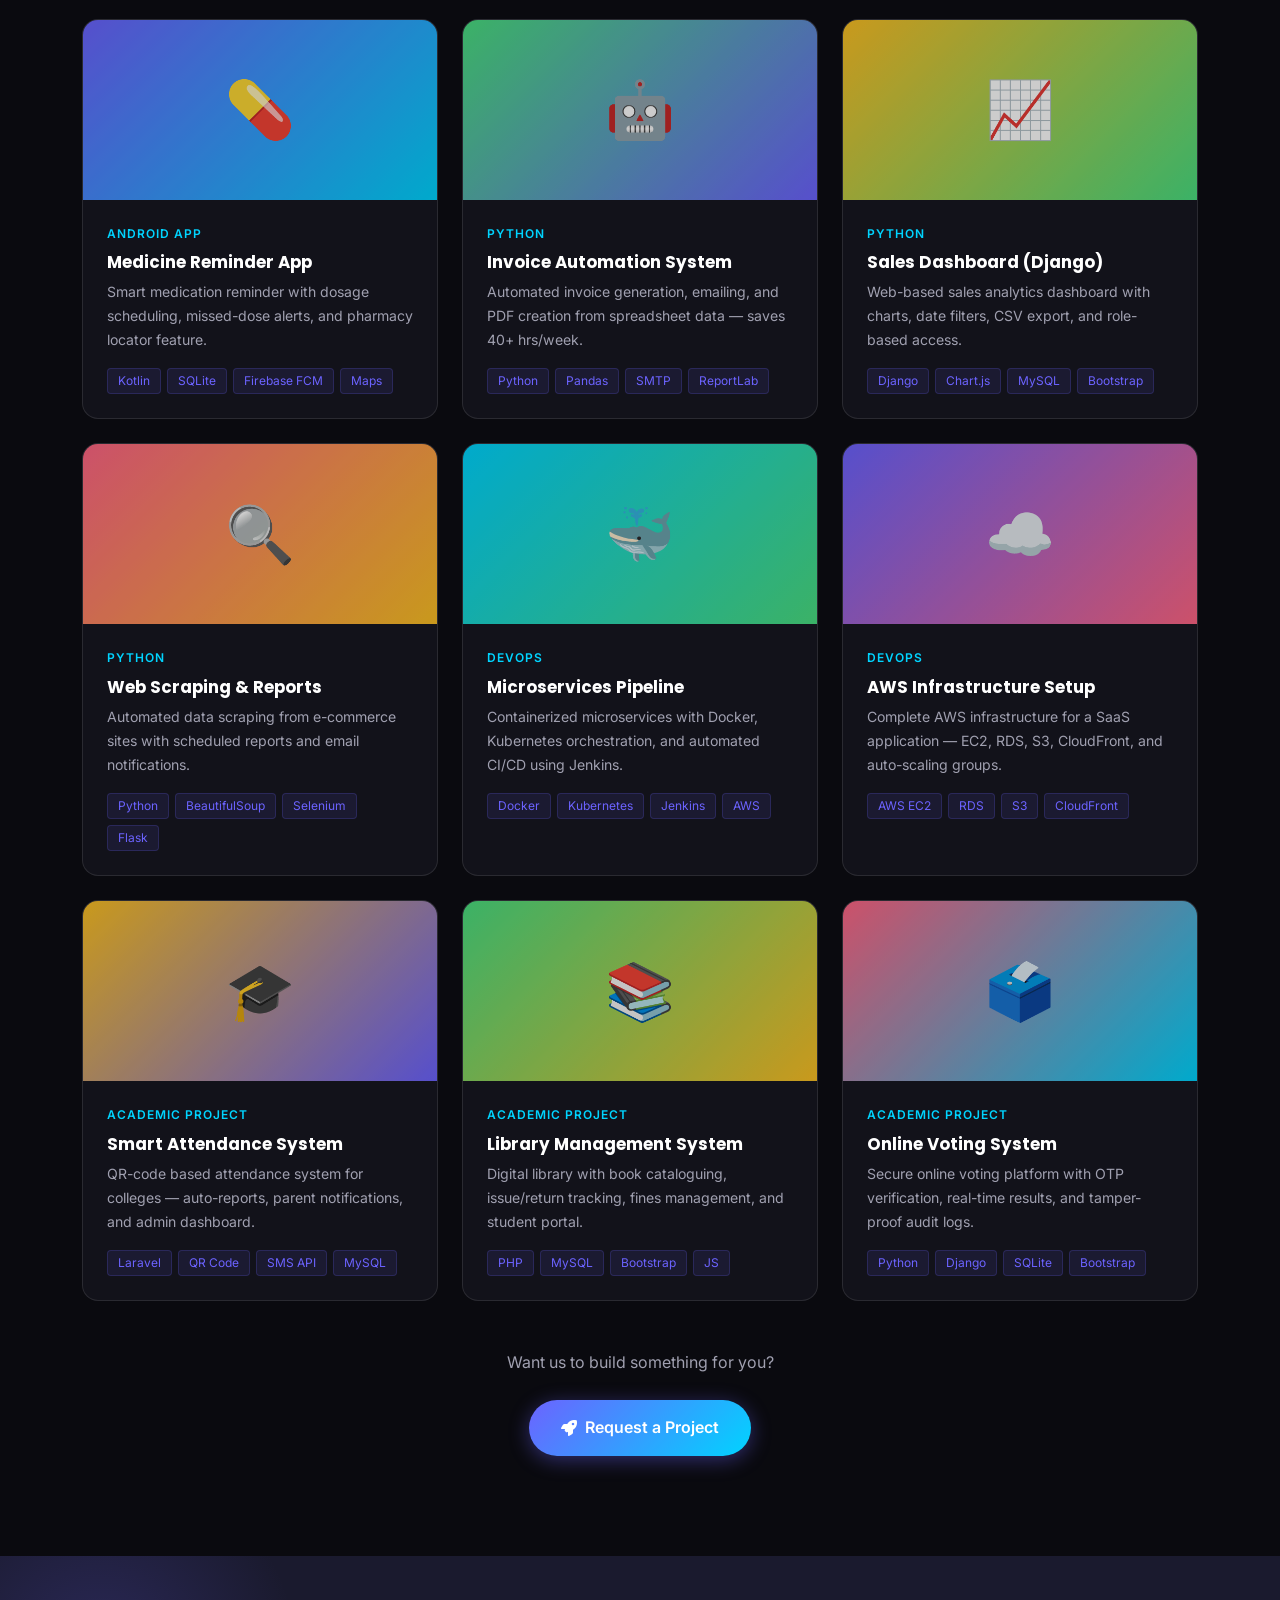
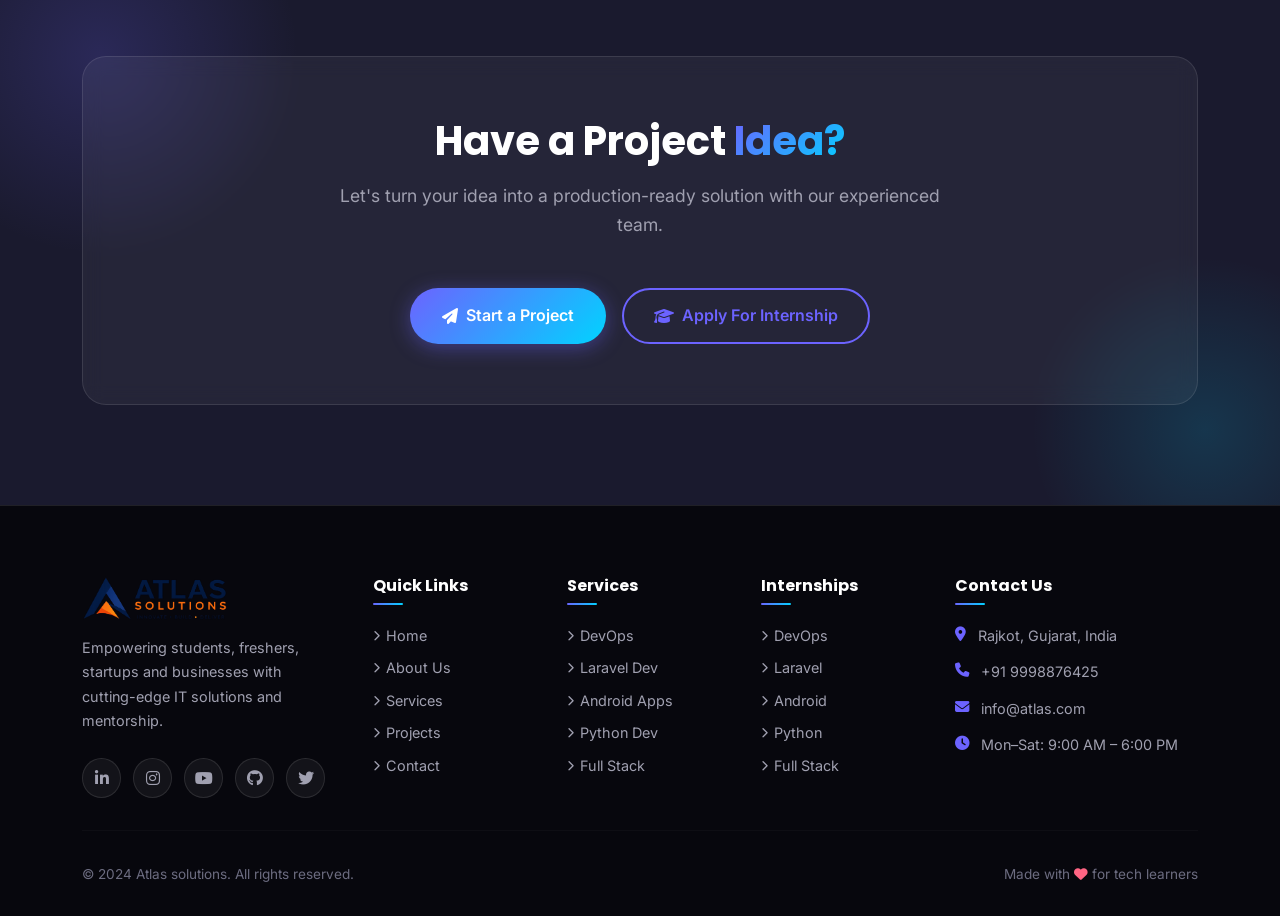
<file: projects.html>
<!DOCTYPE html>
<html lang="en">
<head>
  <meta charset="UTF-8" />
  <meta name="viewport" content="width=device-width, initial-scale=1.0" />
  <title>Projects | Atlas SoftWeb Pvt Ltd</title>
  <meta name="description" content="Browse projects delivered by Atlas SoftWeb — web apps, Android apps, Python solutions, DevOps pipelines, and academic projects." />
  <meta property="og:title" content="Projects | Atlas SoftWeb Pvt Ltd" />
  <meta property="og:type" content="website" />
  <link rel="stylesheet" href="https://cdn.jsdelivr.net/npm/bootstrap@5.3.2/dist/css/bootstrap.min.css" />
  <link rel="stylesheet" href="https://cdnjs.cloudflare.com/ajax/libs/font-awesome/6.5.0/css/all.min.css" />
  <link rel="preconnect" href="https://fonts.googleapis.com" />
  <link rel="preconnect" href="https://fonts.gstatic.com" crossorigin />
  <link href="https://fonts.googleapis.com/css2?family=Inter:wght@400;500;600&family=Poppins:wght@600;700;800&display=swap" rel="stylesheet" />
  <link rel="stylesheet" href="assets/css/style.css" />
</head>
<body>

<!-- NAVBAR -->
<nav class="navbar navbar-expand-lg">
  <div class="container">
    <a class="navbar-brand" href="index.html"><img src="assets/images/logo-optimized.png" onerror="this.src='assets/images/logo.svg'" alt="Atlas SoftWeb Logo" /></a>
    <button class="navbar-toggler" type="button" data-bs-toggle="collapse" data-bs-target="#navMenu" aria-controls="navMenu" aria-expanded="false" aria-label="Toggle navigation">
      <span class="navbar-toggler-icon"></span>
    </button>
    <div class="collapse navbar-collapse" id="navMenu">
      <ul class="navbar-nav ms-auto align-items-lg-center gap-1">
        <li class="nav-item"><a class="nav-link" href="index.html">Home</a></li>
        <li class="nav-item"><a class="nav-link" href="about.html">About Us</a></li>
        <li class="nav-item"><a class="nav-link" href="services.html">Services</a></li>
        <li class="nav-item"><a class="nav-link" href="internship.html">Internship</a></li>
        <li class="nav-item"><a class="nav-link active" href="projects.html">Projects</a></li>
        <li class="nav-item"><a class="nav-link" href="contact.html">Contact</a></li>
        <li class="nav-item ms-lg-2"><a class="btn-primary-custom" href="internship.html" style="padding:10px 22px;font-size:.9rem;">Apply Now</a></li>
      </ul>
    </div>
  </div>
</nav>

<!-- PAGE HERO -->
<section class="page-hero">
  <div class="container position-relative" style="z-index:1;">
    <span class="section-badge fade-in">Our Portfolio</span>
    <h1 class="section-title mt-2 fade-in">Our <span class="gradient-text">Projects</span></h1>
    <p class="section-subtitle fade-in">A showcase of real-world solutions delivered across web, mobile, cloud, and automation domains.</p>
    <div class="breadcrumb-custom fade-in">
      <a href="index.html">Home</a> <i class="fas fa-chevron-right fa-xs"></i> <span>Projects</span>
    </div>
  </div>
</section>

<!-- PROJECTS -->
<section class="projects-section">
  <div class="container">

    <!-- Filter Buttons -->
    <div class="filter-btns fade-in">
      <button class="filter-btn active" data-filter="all">All Projects</button>
      <button class="filter-btn" data-filter="web">Web Dev</button>
      <button class="filter-btn" data-filter="android">Android</button>
      <button class="filter-btn" data-filter="python">Python</button>
      <button class="filter-btn" data-filter="devops">DevOps</button>
      <button class="filter-btn" data-filter="academic">Academic</button>
    </div>

    <!-- Projects Grid -->
    <div class="row g-4" id="projectsGrid">

      <!-- Web Projects -->
      <div class="col-md-6 col-lg-4 project-item" data-category="web">
        <div class="project-card h-100">
          <div class="project-img">🛒</div>
          <div class="project-body">
            <div class="project-category">Web Development</div>
            <h5>E-Commerce Platform</h5>
            <p>Full-featured online store with admin panel, payment gateway, inventory management, and order tracking.</p>
            <div class="project-tech"><span>Laravel</span><span>MySQL</span><span>Bootstrap</span><span>PayU</span></div>
          </div>
        </div>
      </div>

      <div class="col-md-6 col-lg-4 project-item" data-category="web">
        <div class="project-card h-100">
          <div class="project-img" style="background:linear-gradient(135deg,#00d4ff,#6c63ff);">📊</div>
          <div class="project-body">
            <div class="project-category">Web Development</div>
            <h5>CRM System</h5>
            <p>Custom CRM with lead management, sales pipeline, customer tracking, and automated email follow-ups.</p>
            <div class="project-tech"><span>Laravel</span><span>Vue.js</span><span>MySQL</span><span>API</span></div>
          </div>
        </div>
      </div>

      <div class="col-md-6 col-lg-4 project-item" data-category="web">
        <div class="project-card h-100">
          <div class="project-img" style="background:linear-gradient(135deg,#ff6584,#fbbf24);">🏥</div>
          <div class="project-body">
            <div class="project-category">Web Development</div>
            <h5>Hospital Management System</h5>
            <p>Patient registration, appointment booking, doctor scheduling, billing, and medical records management.</p>
            <div class="project-tech"><span>Laravel</span><span>MySQL</span><span>Bootstrap</span><span>JS</span></div>
          </div>
        </div>
      </div>

      <div class="col-md-6 col-lg-4 project-item" data-category="web">
        <div class="project-card h-100">
          <div class="project-img" style="background:linear-gradient(135deg,#4ade80,#00d4ff);">🎓</div>
          <div class="project-body">
            <div class="project-category">Web Development</div>
            <h5>Online Learning Portal</h5>
            <p>LMS with course management, video streaming, quizzes, certificates, and student progress tracking.</p>
            <div class="project-tech"><span>Laravel</span><span>MySQL</span><span>Bootstrap</span><span>API</span></div>
          </div>
        </div>
      </div>

      <!-- Android Projects -->
      <div class="col-md-6 col-lg-4 project-item" data-category="android">
        <div class="project-card h-100">
          <div class="project-img" style="background:linear-gradient(135deg,#4ade80,#6c63ff);">🛍️</div>
          <div class="project-body">
            <div class="project-category">Android App</div>
            <h5>Grocery Delivery App</h5>
            <p>Customer-facing Android app with real-time order tracking, payment integration, and push notifications.</p>
            <div class="project-tech"><span>Kotlin</span><span>Firebase</span><span>Maps API</span><span>Razorpay</span></div>
          </div>
        </div>
      </div>

      <div class="col-md-6 col-lg-4 project-item" data-category="android">
        <div class="project-card h-100">
          <div class="project-img" style="background:linear-gradient(135deg,#fbbf24,#ff6584);">📍</div>
          <div class="project-body">
            <div class="project-category">Android App</div>
            <h5>Field Force Tracker</h5>
            <p>GPS-based employee tracking app with attendance management, route optimization, and real-time reporting.</p>
            <div class="project-tech"><span>Java</span><span>Firebase</span><span>Google Maps</span><span>REST API</span></div>
          </div>
        </div>
      </div>

      <div class="col-md-6 col-lg-4 project-item" data-category="android">
        <div class="project-card h-100">
          <div class="project-img" style="background:linear-gradient(135deg,#6c63ff,#00d4ff);">💊</div>
          <div class="project-body">
            <div class="project-category">Android App</div>
            <h5>Medicine Reminder App</h5>
            <p>Smart medication reminder with dosage scheduling, missed-dose alerts, and pharmacy locator feature.</p>
            <div class="project-tech"><span>Kotlin</span><span>SQLite</span><span>Firebase FCM</span><span>Maps</span></div>
          </div>
        </div>
      </div>

      <!-- Python Projects -->
      <div class="col-md-6 col-lg-4 project-item" data-category="python">
        <div class="project-card h-100">
          <div class="project-img" style="background:linear-gradient(135deg,#4ade80,#6c63ff);">🤖</div>
          <div class="project-body">
            <div class="project-category">Python</div>
            <h5>Invoice Automation System</h5>
            <p>Automated invoice generation, emailing, and PDF creation from spreadsheet data — saves 40+ hrs/week.</p>
            <div class="project-tech"><span>Python</span><span>Pandas</span><span>SMTP</span><span>ReportLab</span></div>
          </div>
        </div>
      </div>

      <div class="col-md-6 col-lg-4 project-item" data-category="python">
        <div class="project-card h-100">
          <div class="project-img" style="background:linear-gradient(135deg,#fbbf24,#4ade80);">📈</div>
          <div class="project-body">
            <div class="project-category">Python</div>
            <h5>Sales Dashboard (Django)</h5>
            <p>Web-based sales analytics dashboard with charts, date filters, CSV export, and role-based access.</p>
            <div class="project-tech"><span>Django</span><span>Chart.js</span><span>MySQL</span><span>Bootstrap</span></div>
          </div>
        </div>
      </div>

      <div class="col-md-6 col-lg-4 project-item" data-category="python">
        <div class="project-card h-100">
          <div class="project-img" style="background:linear-gradient(135deg,#ff6584,#fbbf24);">🔍</div>
          <div class="project-body">
            <div class="project-category">Python</div>
            <h5>Web Scraping & Reports</h5>
            <p>Automated data scraping from e-commerce sites with scheduled reports and email notifications.</p>
            <div class="project-tech"><span>Python</span><span>BeautifulSoup</span><span>Selenium</span><span>Flask</span></div>
          </div>
        </div>
      </div>

      <!-- DevOps Projects -->
      <div class="col-md-6 col-lg-4 project-item" data-category="devops">
        <div class="project-card h-100">
          <div class="project-img" style="background:linear-gradient(135deg,#00d4ff,#4ade80);">🐳</div>
          <div class="project-body">
            <div class="project-category">DevOps</div>
            <h5>Microservices Pipeline</h5>
            <p>Containerized microservices with Docker, Kubernetes orchestration, and automated CI/CD using Jenkins.</p>
            <div class="project-tech"><span>Docker</span><span>Kubernetes</span><span>Jenkins</span><span>AWS</span></div>
          </div>
        </div>
      </div>

      <div class="col-md-6 col-lg-4 project-item" data-category="devops">
        <div class="project-card h-100">
          <div class="project-img" style="background:linear-gradient(135deg,#6c63ff,#ff6584);">☁️</div>
          <div class="project-body">
            <div class="project-category">DevOps</div>
            <h5>AWS Infrastructure Setup</h5>
            <p>Complete AWS infrastructure for a SaaS application — EC2, RDS, S3, CloudFront, and auto-scaling groups.</p>
            <div class="project-tech"><span>AWS EC2</span><span>RDS</span><span>S3</span><span>CloudFront</span></div>
          </div>
        </div>
      </div>

      <!-- Academic Projects -->
      <div class="col-md-6 col-lg-4 project-item" data-category="academic">
        <div class="project-card h-100">
          <div class="project-img" style="background:linear-gradient(135deg,#fbbf24,#6c63ff);">🎓</div>
          <div class="project-body">
            <div class="project-category">Academic Project</div>
            <h5>Smart Attendance System</h5>
            <p>QR-code based attendance system for colleges — auto-reports, parent notifications, and admin dashboard.</p>
            <div class="project-tech"><span>Laravel</span><span>QR Code</span><span>SMS API</span><span>MySQL</span></div>
          </div>
        </div>
      </div>

      <div class="col-md-6 col-lg-4 project-item" data-category="academic">
        <div class="project-card h-100">
          <div class="project-img" style="background:linear-gradient(135deg,#4ade80,#fbbf24);">📚</div>
          <div class="project-body">
            <div class="project-category">Academic Project</div>
            <h5>Library Management System</h5>
            <p>Digital library with book cataloguing, issue/return tracking, fines management, and student portal.</p>
            <div class="project-tech"><span>PHP</span><span>MySQL</span><span>Bootstrap</span><span>JS</span></div>
          </div>
        </div>
      </div>

      <div class="col-md-6 col-lg-4 project-item" data-category="academic">
        <div class="project-card h-100">
          <div class="project-img" style="background:linear-gradient(135deg,#ff6584,#00d4ff);">🗳️</div>
          <div class="project-body">
            <div class="project-category">Academic Project</div>
            <h5>Online Voting System</h5>
            <p>Secure online voting platform with OTP verification, real-time results, and tamper-proof audit logs.</p>
            <div class="project-tech"><span>Python</span><span>Django</span><span>SQLite</span><span>Bootstrap</span></div>
          </div>
        </div>
      </div>

    </div><!-- end row -->

    <div class="text-center mt-5 fade-in">
      <p style="color:var(--text-secondary);">Want us to build something for you?</p>
      <a href="contact.html" class="btn-primary-custom mt-2"><i class="fas fa-rocket"></i> Request a Project</a>
    </div>
  </div>
</section>

<!-- CTA -->
<section class="cta-section">
  <div class="container">
    <div class="cta-box fade-in">
      <h2 class="section-title">Have a Project <span class="gradient-text">Idea?</span></h2>
      <p class="section-subtitle">Let's turn your idea into a production-ready solution with our experienced team.</p>
      <div class="d-flex flex-wrap gap-3 justify-content-center">
        <a href="contact.html" class="btn-primary-custom"><i class="fas fa-paper-plane"></i> Start a Project</a>
        <a href="internship.html" class="btn-outline-custom"><i class="fas fa-graduation-cap"></i> Apply For Internship</a>
      </div>
    </div>
  </div>
</section>

<!-- ===== FOOTER ===== -->
<footer class="footer">
  <div class="container">
    <div class="row g-5">
      <div class="col-lg-3 col-md-6">
        <div class="footer-brand"><img src="assets/images/logo-optimized.png" onerror="this.src='assets/images/logo.svg'" alt="Atlas SoftWeb" /></div>
        <p class="footer-desc">Empowering students, freshers, startups and businesses with cutting-edge IT solutions and mentorship.</p>
        <div class="footer-social">
          <a href="#" class="social-link" aria-label="LinkedIn"><i class="fab fa-linkedin-in"></i></a>
          <a href="#" class="social-link" aria-label="Instagram"><i class="fab fa-instagram"></i></a>
          <a href="#" class="social-link" aria-label="YouTube"><i class="fab fa-youtube"></i></a>
          <a href="#" class="social-link" aria-label="GitHub"><i class="fab fa-github"></i></a>
          <a href="#" class="social-link" aria-label="Twitter"><i class="fab fa-twitter"></i></a>
        </div>
      </div>
      <div class="col-lg-2 col-md-6">
        <h6 class="footer-heading">Quick Links</h6>
        <ul class="footer-links">
          <li><a href="index.html"><i class="fas fa-chevron-right fa-xs"></i> Home</a></li>
          <li><a href="about.html"><i class="fas fa-chevron-right fa-xs"></i> About Us</a></li>
          <li><a href="services.html"><i class="fas fa-chevron-right fa-xs"></i> Services</a></li>
          <li><a href="projects.html"><i class="fas fa-chevron-right fa-xs"></i> Projects</a></li>
          <li><a href="contact.html"><i class="fas fa-chevron-right fa-xs"></i> Contact</a></li>
        </ul>
      </div>
      <div class="col-lg-2 col-md-6">
        <h6 class="footer-heading">Services</h6>
        <ul class="footer-links">
          <li><a href="services.html"><i class="fas fa-chevron-right fa-xs"></i> DevOps</a></li>
          <li><a href="services.html"><i class="fas fa-chevron-right fa-xs"></i> Laravel Dev</a></li>
          <li><a href="services.html"><i class="fas fa-chevron-right fa-xs"></i> Android Apps</a></li>
          <li><a href="services.html"><i class="fas fa-chevron-right fa-xs"></i> Python Dev</a></li>
          <li><a href="services.html"><i class="fas fa-chevron-right fa-xs"></i> Full Stack</a></li>
        </ul>
      </div>
      <div class="col-lg-2 col-md-6">
        <h6 class="footer-heading">Internships</h6>
        <ul class="footer-links">
          <li><a href="internship.html"><i class="fas fa-chevron-right fa-xs"></i> DevOps</a></li>
          <li><a href="internship.html"><i class="fas fa-chevron-right fa-xs"></i> Laravel</a></li>
          <li><a href="internship.html"><i class="fas fa-chevron-right fa-xs"></i> Android</a></li>
          <li><a href="internship.html"><i class="fas fa-chevron-right fa-xs"></i> Python</a></li>
          <li><a href="internship.html"><i class="fas fa-chevron-right fa-xs"></i> Full Stack</a></li>
        </ul>
      </div>
      <div class="col-lg-3 col-md-6">
        <h6 class="footer-heading">Contact Us</h6>
        <div class="footer-contact-item"><i class="fas fa-map-marker-alt"></i><span>Rajkot, Gujarat, India</span></div>
        <div class="footer-contact-item"><i class="fas fa-phone"></i><span>+91 9998876425</span></div>
        <div class="footer-contact-item"><i class="fas fa-envelope"></i><span>info@atlas.com</span></div>
        <div class="footer-contact-item"><i class="fas fa-clock"></i><span>Mon–Sat: 9:00 AM – 6:00 PM</span></div>
      </div>
    </div>
    <hr class="footer-divider" />
    <div class="d-flex flex-wrap justify-content-between align-items-center footer-bottom">
      <p class="mb-0">© 2024 Atlas solutions. All rights reserved.</p>
      <p class="mb-0">Made with <i class="fas fa-heart" style="color:var(--accent);"></i> for tech learners</p>
    </div>
  </div>
</footer>

<!-- Scroll To Top -->
<button id="scrollTop" aria-label="Scroll to top"><i class="fas fa-chevron-up"></i></button>

<!-- Bootstrap JS -->
<script src="https://cdn.jsdelivr.net/npm/bootstrap@5.3.2/dist/js/bootstrap.bundle.min.js"></script>
<script src="assets/js/script.js"></script>
</body>
</html>
</file>
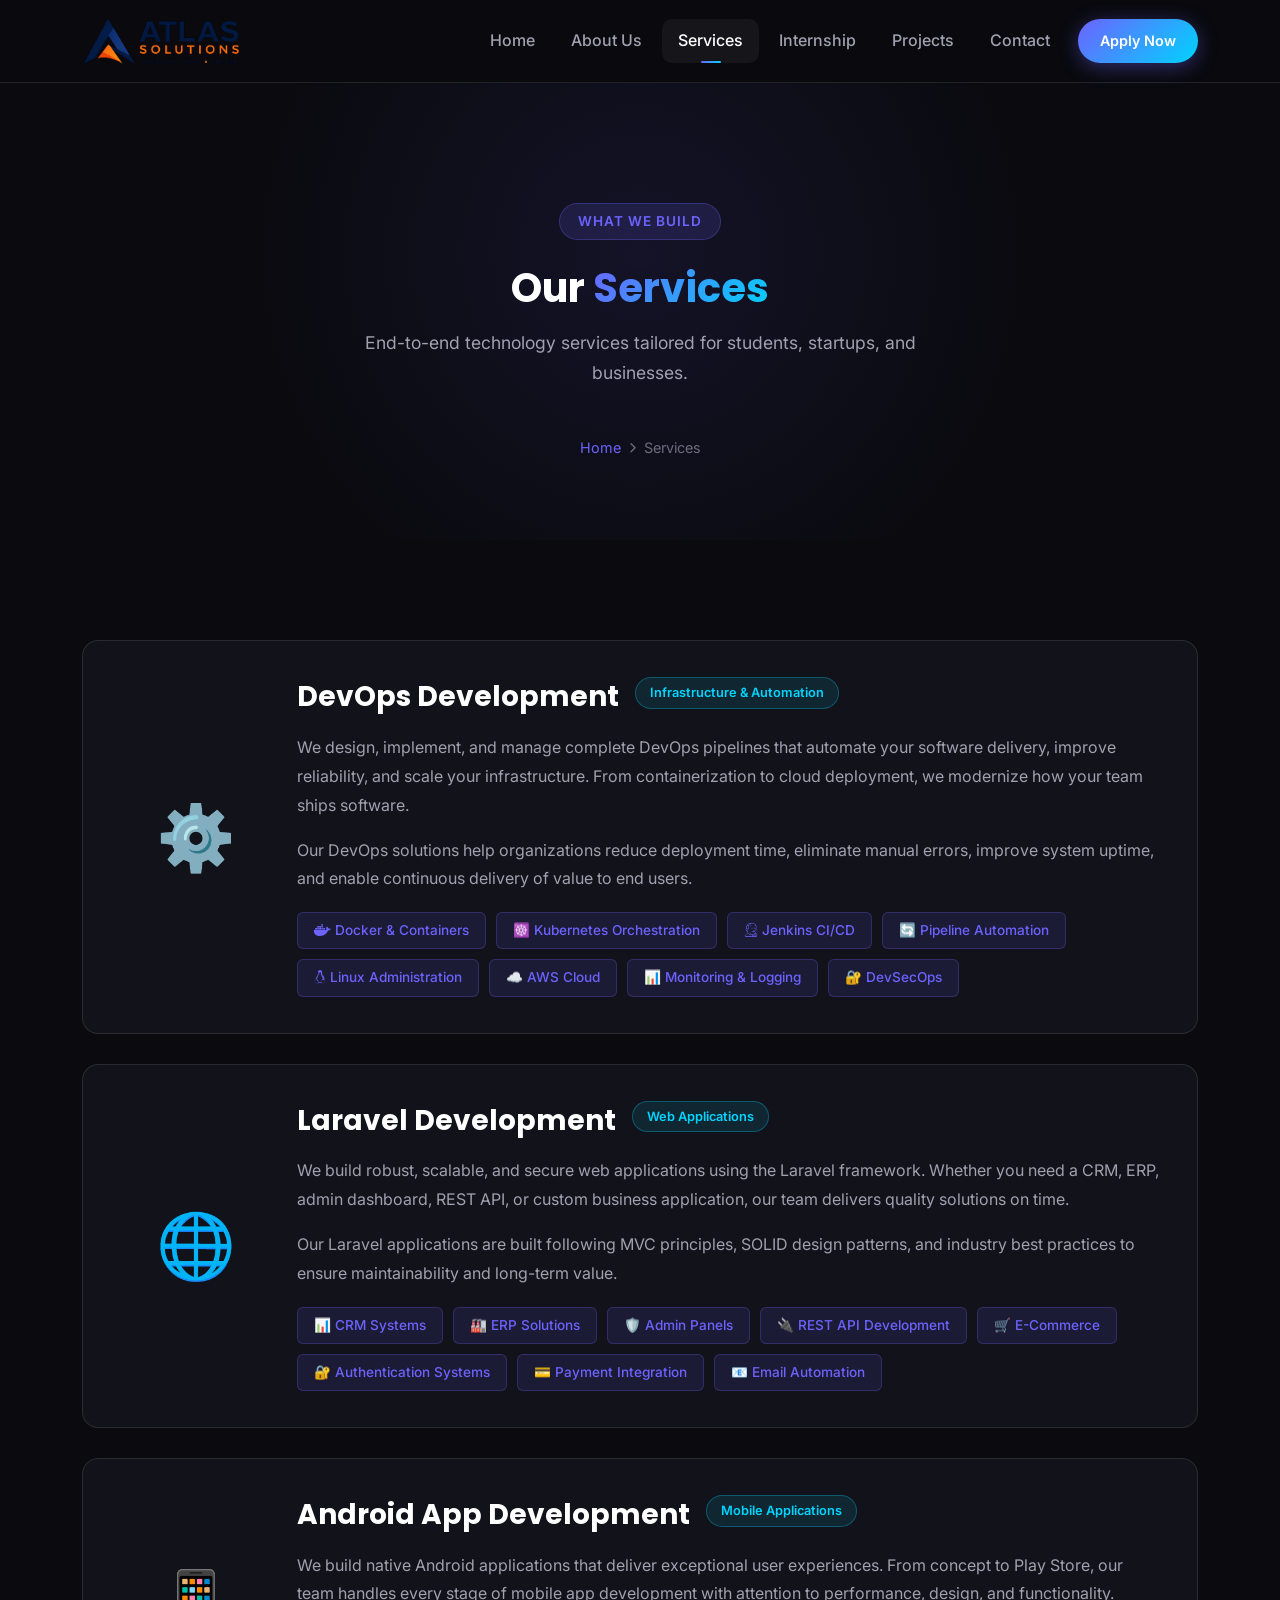
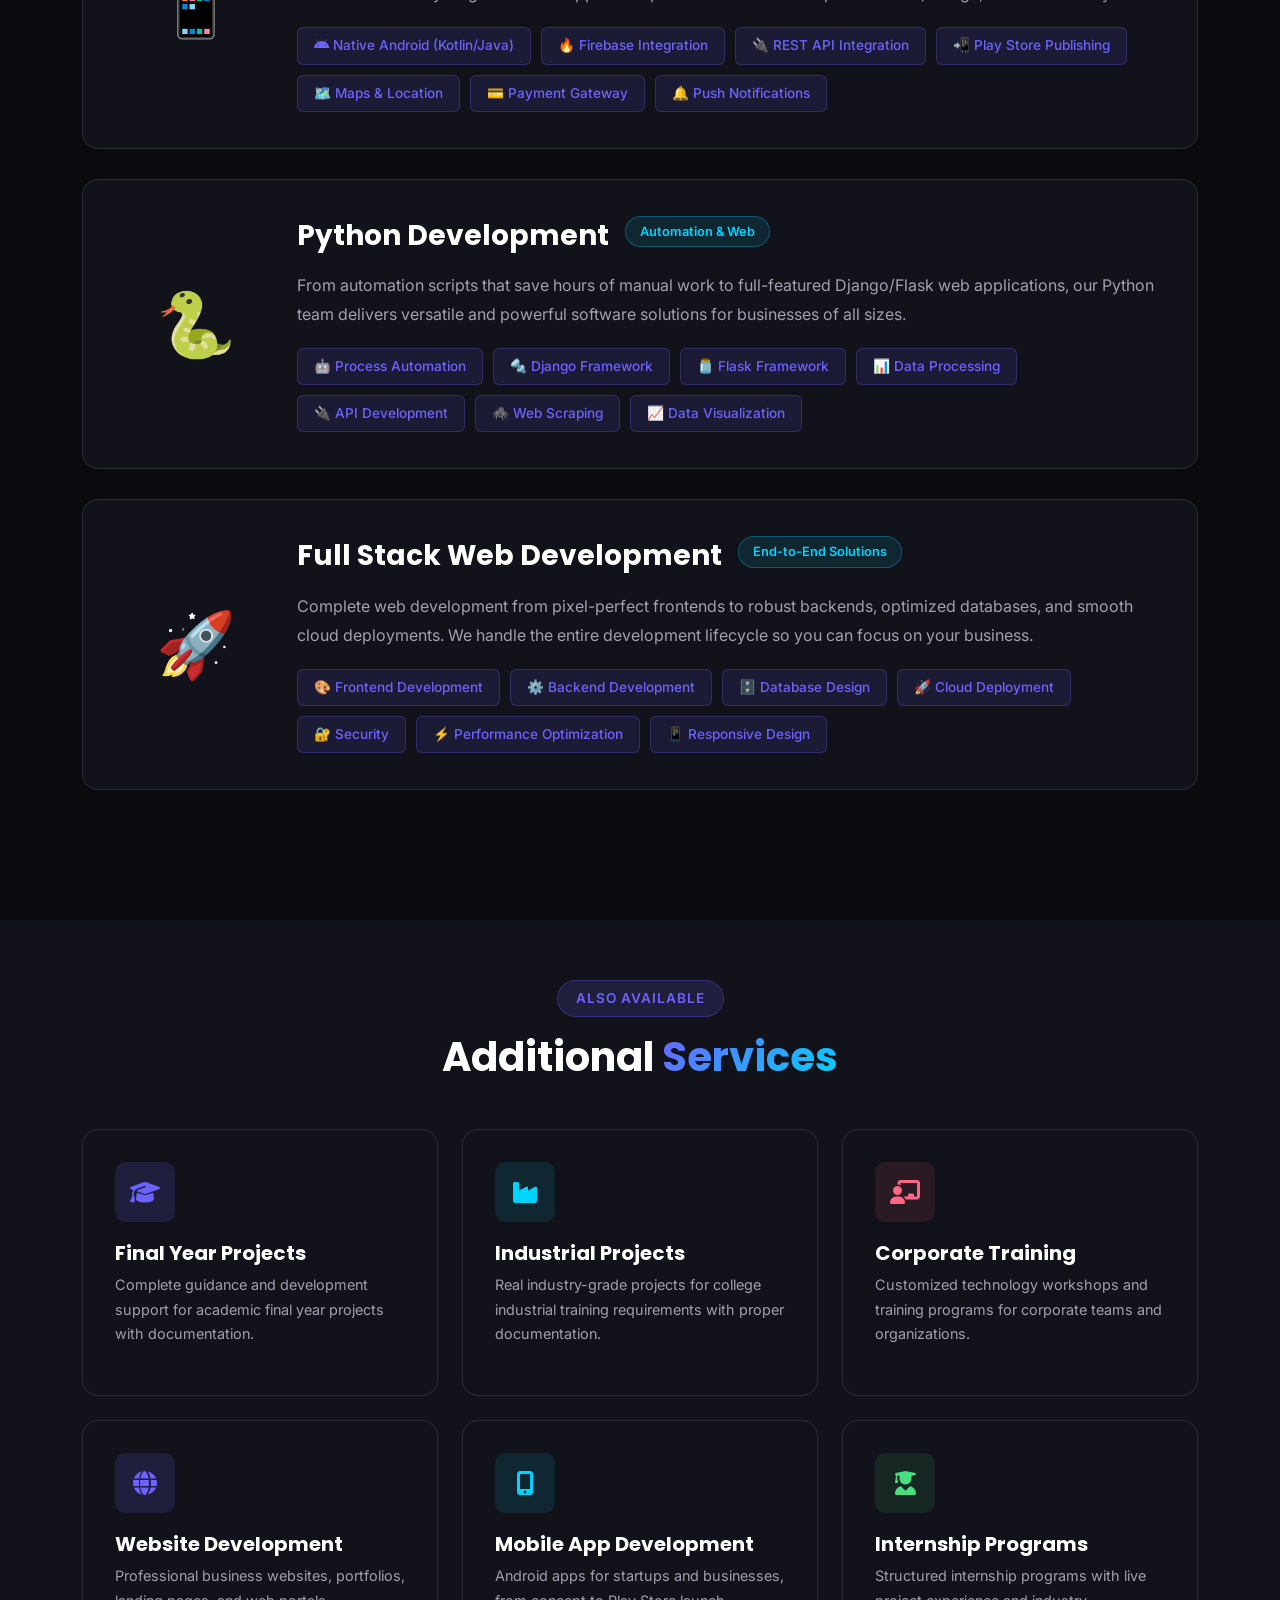
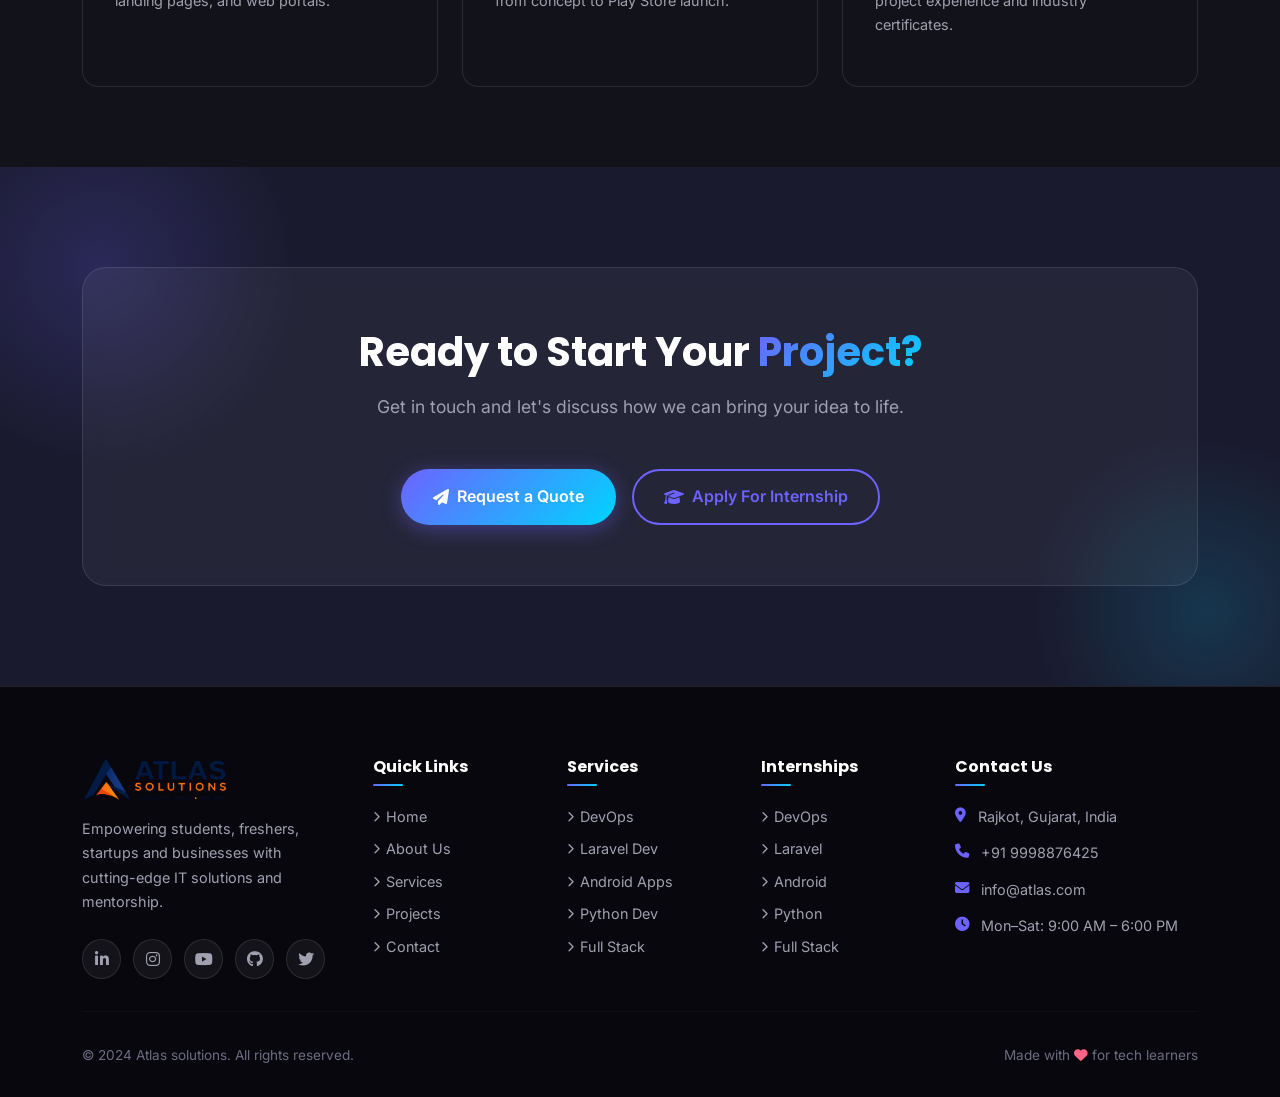
<file: services.html>
<!DOCTYPE html>
<html lang="en">
<head>
  <meta charset="UTF-8" />
  <meta name="viewport" content="width=device-width, initial-scale=1.0" />
  <title>Services | Atlas SoftWeb Pvt Ltd</title>
  <meta name="description" content="Explore Atlas SoftWeb's services: DevOps, Laravel, Android, Python, Full Stack Development, Corporate Training, Final Year Projects and Internships." />
  <meta property="og:title" content="Services | Atlas SoftWeb Pvt Ltd" />
  <meta property="og:type" content="website" />
  <link rel="stylesheet" href="https://cdn.jsdelivr.net/npm/bootstrap@5.3.2/dist/css/bootstrap.min.css" />
  <link rel="stylesheet" href="https://cdnjs.cloudflare.com/ajax/libs/font-awesome/6.5.0/css/all.min.css" />
  <link rel="preconnect" href="https://fonts.googleapis.com" />
  <link rel="preconnect" href="https://fonts.gstatic.com" crossorigin />
  <link href="https://fonts.googleapis.com/css2?family=Inter:wght@400;500;600&family=Poppins:wght@600;700;800&display=swap" rel="stylesheet" />
  <link rel="stylesheet" href="assets/css/style.css" />
</head>
<body>

<!-- NAVBAR -->
<nav class="navbar navbar-expand-lg">
  <div class="container">
    <a class="navbar-brand" href="index.html"><img src="assets/images/logo-optimized.png" onerror="this.src='assets/images/logo.svg'" alt="Atlas SoftWeb Logo" /></a>
    <button class="navbar-toggler" type="button" data-bs-toggle="collapse" data-bs-target="#navMenu" aria-controls="navMenu" aria-expanded="false" aria-label="Toggle navigation">
      <span class="navbar-toggler-icon"></span>
    </button>
    <div class="collapse navbar-collapse" id="navMenu">
      <ul class="navbar-nav ms-auto align-items-lg-center gap-1">
        <li class="nav-item"><a class="nav-link" href="index.html">Home</a></li>
        <li class="nav-item"><a class="nav-link" href="about.html">About Us</a></li>
        <li class="nav-item"><a class="nav-link active" href="services.html">Services</a></li>
        <li class="nav-item"><a class="nav-link" href="internship.html">Internship</a></li>
        <li class="nav-item"><a class="nav-link" href="projects.html">Projects</a></li>
        <li class="nav-item"><a class="nav-link" href="contact.html">Contact</a></li>
        <li class="nav-item ms-lg-2"><a class="btn-primary-custom" href="internship.html" style="padding:10px 22px;font-size:.9rem;">Apply Now</a></li>
      </ul>
    </div>
  </div>
</nav>

<!-- PAGE HERO -->
<section class="page-hero">
  <div class="container position-relative" style="z-index:1;">
    <span class="section-badge fade-in">What We Build</span>
    <h1 class="section-title mt-2 fade-in">Our <span class="gradient-text">Services</span></h1>
    <p class="section-subtitle fade-in">End-to-end technology services tailored for students, startups, and businesses.</p>
    <div class="breadcrumb-custom fade-in">
      <a href="index.html">Home</a> <i class="fas fa-chevron-right fa-xs"></i> <span>Services</span>
    </div>
  </div>
</section>

<!-- SERVICES DETAILED -->
<section class="py-section">
  <div class="container">

    <!-- DevOps -->
    <div class="service-detail-card fade-in" id="devops">
      <div class="row align-items-center g-4">
        <div class="col-lg-2 text-center"><span style="font-size:4rem;">⚙️</span></div>
        <div class="col-lg-10">
          <div class="d-flex flex-wrap align-items-center gap-3 mb-2">
            <h3>DevOps Development</h3>
            <span class="internship-badge">Infrastructure & Automation</span>
          </div>
          <p style="color:var(--text-secondary);line-height:1.8;margin-bottom:1rem;">We design, implement, and manage complete DevOps pipelines that automate your software delivery, improve reliability, and scale your infrastructure. From containerization to cloud deployment, we modernize how your team ships software.</p>
          <p style="color:var(--text-secondary);line-height:1.8;margin-bottom:1rem;">Our DevOps solutions help organizations reduce deployment time, eliminate manual errors, improve system uptime, and enable continuous delivery of value to end users.</p>
          <div class="service-topics">
            <span class="topic-tag"><i class="fab fa-docker me-1"></i>Docker & Containers</span>
            <span class="topic-tag">☸️ Kubernetes Orchestration</span>
            <span class="topic-tag"><i class="fab fa-jenkins me-1"></i>Jenkins CI/CD</span>
            <span class="topic-tag">🔄 Pipeline Automation</span>
            <span class="topic-tag"><i class="fab fa-linux me-1"></i>Linux Administration</span>
            <span class="topic-tag">☁️ AWS Cloud</span>
            <span class="topic-tag">📊 Monitoring & Logging</span>
            <span class="topic-tag">🔐 DevSecOps</span>
          </div>
        </div>
      </div>
    </div>

    <!-- Laravel -->
    <div class="service-detail-card fade-in" id="laravel">
      <div class="row align-items-center g-4">
        <div class="col-lg-2 text-center"><span style="font-size:4rem;">🌐</span></div>
        <div class="col-lg-10">
          <div class="d-flex flex-wrap align-items-center gap-3 mb-2">
            <h3>Laravel Development</h3>
            <span class="internship-badge">Web Applications</span>
          </div>
          <p style="color:var(--text-secondary);line-height:1.8;margin-bottom:1rem;">We build robust, scalable, and secure web applications using the Laravel framework. Whether you need a CRM, ERP, admin dashboard, REST API, or custom business application, our team delivers quality solutions on time.</p>
          <p style="color:var(--text-secondary);line-height:1.8;margin-bottom:1rem;">Our Laravel applications are built following MVC principles, SOLID design patterns, and industry best practices to ensure maintainability and long-term value.</p>
          <div class="service-topics">
            <span class="topic-tag">📊 CRM Systems</span>
            <span class="topic-tag">🏭 ERP Solutions</span>
            <span class="topic-tag">🛡️ Admin Panels</span>
            <span class="topic-tag">🔌 REST API Development</span>
            <span class="topic-tag">🛒 E-Commerce</span>
            <span class="topic-tag">🔐 Authentication Systems</span>
            <span class="topic-tag">💳 Payment Integration</span>
            <span class="topic-tag">📧 Email Automation</span>
          </div>
        </div>
      </div>
    </div>

    <!-- Android -->
    <div class="service-detail-card fade-in" id="android">
      <div class="row align-items-center g-4">
        <div class="col-lg-2 text-center"><span style="font-size:4rem;">📱</span></div>
        <div class="col-lg-10">
          <div class="d-flex flex-wrap align-items-center gap-3 mb-2">
            <h3>Android App Development</h3>
            <span class="internship-badge">Mobile Applications</span>
          </div>
          <p style="color:var(--text-secondary);line-height:1.8;margin-bottom:1rem;">We build native Android applications that deliver exceptional user experiences. From concept to Play Store, our team handles every stage of mobile app development with attention to performance, design, and functionality.</p>
          <div class="service-topics">
            <span class="topic-tag"><i class="fab fa-android me-1"></i>Native Android (Kotlin/Java)</span>
            <span class="topic-tag">🔥 Firebase Integration</span>
            <span class="topic-tag">🔌 REST API Integration</span>
            <span class="topic-tag">📲 Play Store Publishing</span>
            <span class="topic-tag">🗺️ Maps & Location</span>
            <span class="topic-tag">💳 Payment Gateway</span>
            <span class="topic-tag">🔔 Push Notifications</span>
          </div>
        </div>
      </div>
    </div>

    <!-- Python -->
    <div class="service-detail-card fade-in" id="python">
      <div class="row align-items-center g-4">
        <div class="col-lg-2 text-center"><span style="font-size:4rem;">🐍</span></div>
        <div class="col-lg-10">
          <div class="d-flex flex-wrap align-items-center gap-3 mb-2">
            <h3>Python Development</h3>
            <span class="internship-badge">Automation & Web</span>
          </div>
          <p style="color:var(--text-secondary);line-height:1.8;margin-bottom:1rem;">From automation scripts that save hours of manual work to full-featured Django/Flask web applications, our Python team delivers versatile and powerful software solutions for businesses of all sizes.</p>
          <div class="service-topics">
            <span class="topic-tag">🤖 Process Automation</span>
            <span class="topic-tag">🔩 Django Framework</span>
            <span class="topic-tag">🫙 Flask Framework</span>
            <span class="topic-tag">📊 Data Processing</span>
            <span class="topic-tag">🔌 API Development</span>
            <span class="topic-tag">🕷️ Web Scraping</span>
            <span class="topic-tag">📈 Data Visualization</span>
          </div>
        </div>
      </div>
    </div>

    <!-- Full Stack -->
    <div class="service-detail-card fade-in" id="fullstack">
      <div class="row align-items-center g-4">
        <div class="col-lg-2 text-center"><span style="font-size:4rem;">🚀</span></div>
        <div class="col-lg-10">
          <div class="d-flex flex-wrap align-items-center gap-3 mb-2">
            <h3>Full Stack Web Development</h3>
            <span class="internship-badge">End-to-End Solutions</span>
          </div>
          <p style="color:var(--text-secondary);line-height:1.8;margin-bottom:1rem;">Complete web development from pixel-perfect frontends to robust backends, optimized databases, and smooth cloud deployments. We handle the entire development lifecycle so you can focus on your business.</p>
          <div class="service-topics">
            <span class="topic-tag">🎨 Frontend Development</span>
            <span class="topic-tag">⚙️ Backend Development</span>
            <span class="topic-tag">🗄️ Database Design</span>
            <span class="topic-tag">🚀 Cloud Deployment</span>
            <span class="topic-tag">🔐 Security</span>
            <span class="topic-tag">⚡ Performance Optimization</span>
            <span class="topic-tag">📱 Responsive Design</span>
          </div>
        </div>
      </div>
    </div>

  </div>
</section>

<!-- ADDITIONAL SERVICES -->
<section class="py-section" style="background:var(--bg-card);padding-top:60px;padding-bottom:80px;">
  <div class="container">
    <div class="text-center mb-5 fade-in">
      <span class="section-badge">Also Available</span>
      <h2 class="section-title">Additional <span class="gradient-text">Services</span></h2>
    </div>
    <div class="row g-4">
      <div class="col-md-6 col-lg-4 fade-in"><div class="glass-card h-100"><div class="icon-box"><i class="fas fa-graduation-cap"></i></div><h5>Final Year Projects</h5><p style="color:var(--text-secondary);font-size:.9rem;">Complete guidance and development support for academic final year projects with documentation.</p></div></div>
      <div class="col-md-6 col-lg-4 fade-in"><div class="glass-card h-100"><div class="icon-box" style="background:rgba(0,212,255,.1);color:var(--secondary);"><i class="fas fa-industry"></i></div><h5>Industrial Projects</h5><p style="color:var(--text-secondary);font-size:.9rem;">Real industry-grade projects for college industrial training requirements with proper documentation.</p></div></div>
      <div class="col-md-6 col-lg-4 fade-in"><div class="glass-card h-100"><div class="icon-box" style="background:rgba(255,101,132,.1);color:var(--accent);"><i class="fas fa-chalkboard-teacher"></i></div><h5>Corporate Training</h5><p style="color:var(--text-secondary);font-size:.9rem;">Customized technology workshops and training programs for corporate teams and organizations.</p></div></div>
      <div class="col-md-6 col-lg-4 fade-in"><div class="glass-card h-100"><div class="icon-box"><i class="fas fa-globe"></i></div><h5>Website Development</h5><p style="color:var(--text-secondary);font-size:.9rem;">Professional business websites, portfolios, landing pages, and web portals.</p></div></div>
      <div class="col-md-6 col-lg-4 fade-in"><div class="glass-card h-100"><div class="icon-box" style="background:rgba(0,212,255,.1);color:var(--secondary);"><i class="fas fa-mobile-alt"></i></div><h5>Mobile App Development</h5><p style="color:var(--text-secondary);font-size:.9rem;">Android apps for startups and businesses, from concept to Play Store launch.</p></div></div>
      <div class="col-md-6 col-lg-4 fade-in"><div class="glass-card h-100"><div class="icon-box" style="background:rgba(74,222,128,.1);color:#4ade80;"><i class="fas fa-user-graduate"></i></div><h5>Internship Programs</h5><p style="color:var(--text-secondary);font-size:.9rem;">Structured internship programs with live project experience and industry certificates.</p></div></div>
    </div>
  </div>
</section>

<!-- CTA -->
<section class="cta-section">
  <div class="container">
    <div class="cta-box fade-in">
      <h2 class="section-title">Ready to Start Your <span class="gradient-text">Project?</span></h2>
      <p class="section-subtitle">Get in touch and let's discuss how we can bring your idea to life.</p>
      <div class="d-flex flex-wrap gap-3 justify-content-center">
        <a href="contact.html" class="btn-primary-custom"><i class="fas fa-paper-plane"></i> Request a Quote</a>
        <a href="internship.html" class="btn-outline-custom"><i class="fas fa-graduation-cap"></i> Apply For Internship</a>
      </div>
    </div>
  </div>
</section>

<!-- ===== FOOTER ===== -->
<footer class="footer">
  <div class="container">
    <div class="row g-5">
      <div class="col-lg-3 col-md-6">
        <div class="footer-brand"><img src="assets/images/logo-optimized.png" onerror="this.src='assets/images/logo.svg'" alt="Atlas SoftWeb" /></div>
        <p class="footer-desc">Empowering students, freshers, startups and businesses with cutting-edge IT solutions and mentorship.</p>
        <div class="footer-social">
          <a href="#" class="social-link" aria-label="LinkedIn"><i class="fab fa-linkedin-in"></i></a>
          <a href="#" class="social-link" aria-label="Instagram"><i class="fab fa-instagram"></i></a>
          <a href="#" class="social-link" aria-label="YouTube"><i class="fab fa-youtube"></i></a>
          <a href="#" class="social-link" aria-label="GitHub"><i class="fab fa-github"></i></a>
          <a href="#" class="social-link" aria-label="Twitter"><i class="fab fa-twitter"></i></a>
        </div>
      </div>
      <div class="col-lg-2 col-md-6">
        <h6 class="footer-heading">Quick Links</h6>
        <ul class="footer-links">
          <li><a href="index.html"><i class="fas fa-chevron-right fa-xs"></i> Home</a></li>
          <li><a href="about.html"><i class="fas fa-chevron-right fa-xs"></i> About Us</a></li>
          <li><a href="services.html"><i class="fas fa-chevron-right fa-xs"></i> Services</a></li>
          <li><a href="projects.html"><i class="fas fa-chevron-right fa-xs"></i> Projects</a></li>
          <li><a href="contact.html"><i class="fas fa-chevron-right fa-xs"></i> Contact</a></li>
        </ul>
      </div>
      <div class="col-lg-2 col-md-6">
        <h6 class="footer-heading">Services</h6>
        <ul class="footer-links">
          <li><a href="services.html"><i class="fas fa-chevron-right fa-xs"></i> DevOps</a></li>
          <li><a href="services.html"><i class="fas fa-chevron-right fa-xs"></i> Laravel Dev</a></li>
          <li><a href="services.html"><i class="fas fa-chevron-right fa-xs"></i> Android Apps</a></li>
          <li><a href="services.html"><i class="fas fa-chevron-right fa-xs"></i> Python Dev</a></li>
          <li><a href="services.html"><i class="fas fa-chevron-right fa-xs"></i> Full Stack</a></li>
        </ul>
      </div>
      <div class="col-lg-2 col-md-6">
        <h6 class="footer-heading">Internships</h6>
        <ul class="footer-links">
          <li><a href="internship.html"><i class="fas fa-chevron-right fa-xs"></i> DevOps</a></li>
          <li><a href="internship.html"><i class="fas fa-chevron-right fa-xs"></i> Laravel</a></li>
          <li><a href="internship.html"><i class="fas fa-chevron-right fa-xs"></i> Android</a></li>
          <li><a href="internship.html"><i class="fas fa-chevron-right fa-xs"></i> Python</a></li>
          <li><a href="internship.html"><i class="fas fa-chevron-right fa-xs"></i> Full Stack</a></li>
        </ul>
      </div>
      <div class="col-lg-3 col-md-6">
        <h6 class="footer-heading">Contact Us</h6>
        <div class="footer-contact-item"><i class="fas fa-map-marker-alt"></i><span>Rajkot, Gujarat, India</span></div>
        <div class="footer-contact-item"><i class="fas fa-phone"></i><span>+91 9998876425</span></div>
        <div class="footer-contact-item"><i class="fas fa-envelope"></i><span>info@atlas.com</span></div>
        <div class="footer-contact-item"><i class="fas fa-clock"></i><span>Mon–Sat: 9:00 AM – 6:00 PM</span></div>
      </div>
    </div>
    <hr class="footer-divider" />
    <div class="d-flex flex-wrap justify-content-between align-items-center footer-bottom">
      <p class="mb-0">© 2024 Atlas solutions. All rights reserved.</p>
      <p class="mb-0">Made with <i class="fas fa-heart" style="color:var(--accent);"></i> for tech learners</p>
    </div>
  </div>
</footer>

<!-- Scroll To Top -->
<button id="scrollTop" aria-label="Scroll to top"><i class="fas fa-chevron-up"></i></button>

<!-- Bootstrap JS -->
<script src="https://cdn.jsdelivr.net/npm/bootstrap@5.3.2/dist/js/bootstrap.bundle.min.js"></script>
<script src="assets/js/script.js"></script>
</body>
</html>
</file>
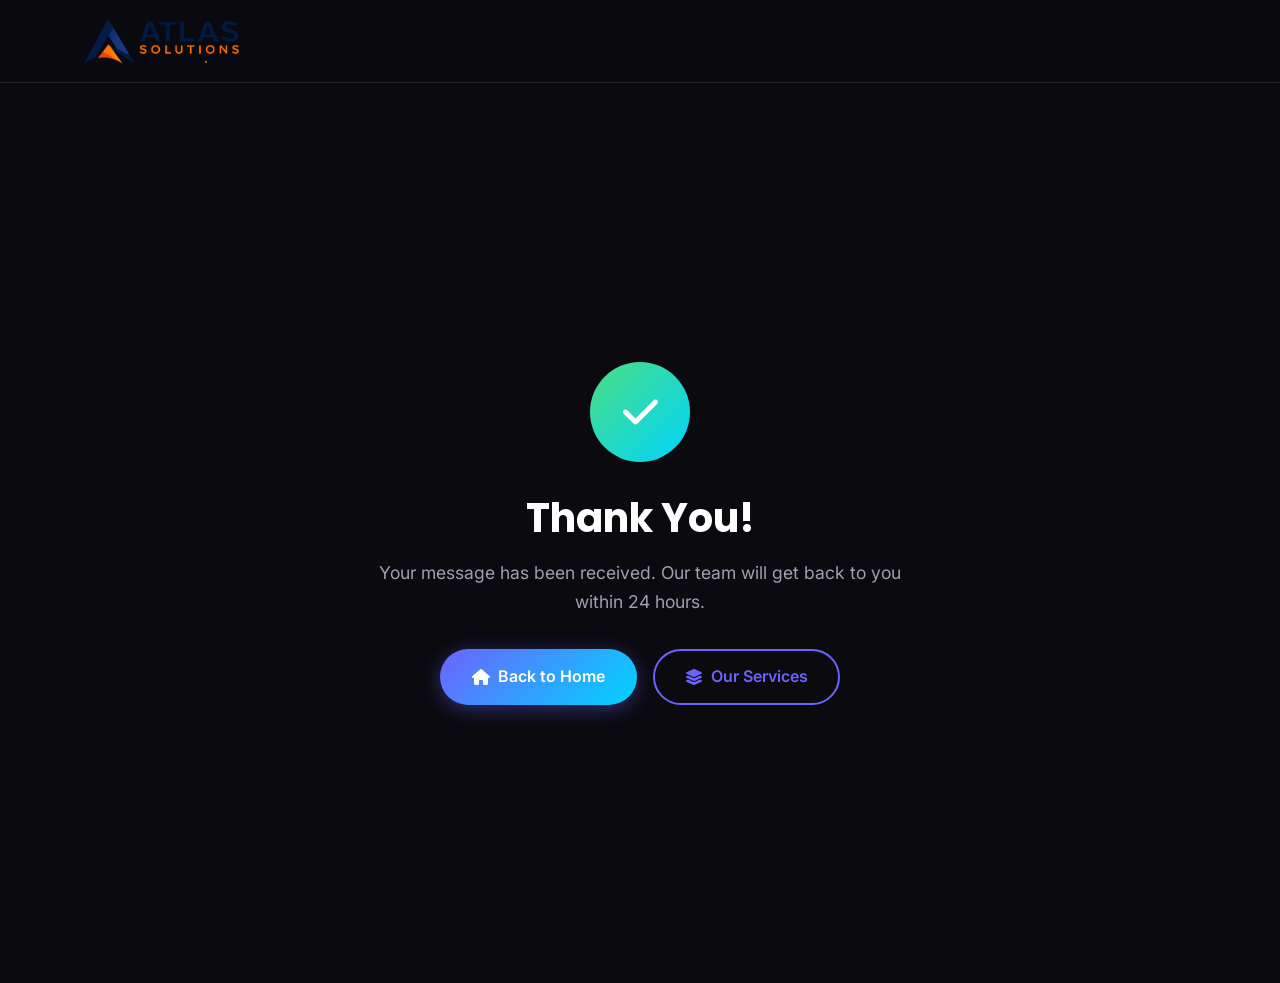
<file: thank-you.html>
<!DOCTYPE html>
<html lang="en">
<head>
  <meta charset="UTF-8" />
  <meta name="viewport" content="width=device-width, initial-scale=1.0" />
  <title>Thank You | Atlas SoftWeb Pvt Ltd</title>
  <link rel="stylesheet" href="https://cdn.jsdelivr.net/npm/bootstrap@5.3.2/dist/css/bootstrap.min.css" />
  <link rel="stylesheet" href="https://cdnjs.cloudflare.com/ajax/libs/font-awesome/6.5.0/css/all.min.css" />
  <link rel="preconnect" href="https://fonts.googleapis.com" />
  <link rel="preconnect" href="https://fonts.gstatic.com" crossorigin />
  <link href="https://fonts.googleapis.com/css2?family=Inter:wght@400;500;600&family=Poppins:wght@600;700;800&display=swap" rel="stylesheet" />
  <link rel="stylesheet" href="assets/css/style.css" />
  <style>
    .thankyou-wrap { min-height: 100vh; display: flex; align-items: center; justify-content: center; padding: 40px 20px; }
    .check-circle { width: 100px; height: 100px; border-radius: 50%; background: linear-gradient(135deg,#4ade80,#00d4ff); display: flex; align-items: center; justify-content: center; font-size: 2.5rem; color: #fff; margin: 0 auto 2rem; animation: scaleIn 0.6s ease; }
    @keyframes scaleIn { from { transform: scale(0); opacity: 0; } to { transform: scale(1); opacity: 1; } }
  </style>
</head>
<body>
<nav class="navbar navbar-expand-lg">
  <div class="container">
    <a class="navbar-brand" href="index.html"><img src="assets/images/logo-optimized.png" onerror="this.src='assets/images/logo.svg'" onerror="this.src='assets/images/logo.svg'" alt="Atlas SoftWeb Logo" /></a>
  </div>
</nav>
<div class="thankyou-wrap">
  <div class="text-center" style="max-width:560px;">
    <div class="check-circle"><i class="fas fa-check"></i></div>
    <h1 class="section-title">Thank You!</h1>
    <p style="color:var(--text-secondary);font-size:1.1rem;margin-bottom:2rem;">Your message has been received. Our team will get back to you within 24 hours.</p>
    <div class="d-flex flex-wrap gap-3 justify-content-center">
      <a href="index.html" class="btn-primary-custom"><i class="fas fa-home"></i> Back to Home</a>
      <a href="services.html" class="btn-outline-custom"><i class="fas fa-layer-group"></i> Our Services</a>
    </div>
  </div>
</div>
<script src="https://cdn.jsdelivr.net/npm/bootstrap@5.3.2/dist/js/bootstrap.bundle.min.js"></script>
<script src="assets/js/script.js"></script>
</body>
</html>
</file>
<file: assets/css/style.css>
/* ============================================================
   Atlas SoftWeb Pvt Ltd - Main Stylesheet
   ============================================================ */

/* ---------- CSS Variables ---------- */
:root {
  --primary: #6c63ff;
  --primary-dark: #5a52d5;
  --secondary: #00d4ff;
  --accent: #ff6584;
  --bg-dark: #0a0a0f;
  --bg-card: #12121a;
  --bg-card2: #1a1a2e;
  --glass: rgba(255,255,255,0.05);
  --glass-border: rgba(255,255,255,0.1);
  --text-primary: #ffffff;
  --text-secondary: #a0a0b0;
  --text-muted: #6c6c80;
  --gradient: linear-gradient(135deg, #6c63ff 0%, #00d4ff 100%);
  --gradient2: linear-gradient(135deg, #ff6584 0%, #6c63ff 100%);
  --shadow: 0 20px 60px rgba(108,99,255,0.2);
  --shadow-sm: 0 8px 32px rgba(0,0,0,0.3);
  --radius: 16px;
  --radius-sm: 10px;
  --transition: all 0.3s ease;
}

/* ---------- Base ---------- */
*, *::before, *::after { box-sizing: border-box; margin: 0; padding: 0; }

html { scroll-behavior: smooth; }

body {
  font-family: 'Inter', 'Segoe UI', sans-serif;
  background-color: var(--bg-dark);
  color: var(--text-primary);
  overflow-x: hidden;
  line-height: 1.7;
}

/* ---------- Scrollbar ---------- */
::-webkit-scrollbar { width: 6px; }
::-webkit-scrollbar-track { background: var(--bg-dark); }
::-webkit-scrollbar-thumb { background: var(--primary); border-radius: 3px; }

/* ---------- Typography ---------- */
h1,h2,h3,h4,h5,h6 { font-family: 'Poppins', sans-serif; font-weight: 700; line-height: 1.2; }
.gradient-text { background: var(--gradient); -webkit-background-clip: text; -webkit-text-fill-color: transparent; background-clip: text; }
.section-title { font-size: 2.5rem; margin-bottom: 1rem; }
.section-subtitle { color: var(--text-secondary); font-size: 1.1rem; max-width: 600px; margin: 0 auto 3rem; }
.section-badge { display: inline-block; padding: 6px 18px; border-radius: 50px; background: rgba(108,99,255,0.15); border: 1px solid rgba(108,99,255,0.3); color: var(--primary); font-size: 0.85rem; font-weight: 600; letter-spacing: 1px; text-transform: uppercase; margin-bottom: 1rem; }

/* ---------- Buttons ---------- */
.btn-primary-custom {
  background: var(--gradient);
  border: none;
  color: #fff;
  padding: 14px 32px;
  border-radius: 50px;
  font-weight: 600;
  font-size: 1rem;
  transition: var(--transition);
  box-shadow: 0 4px 20px rgba(108,99,255,0.4);
  text-decoration: none;
  display: inline-flex;
  align-items: center;
  gap: 8px;
}
.btn-primary-custom:hover { transform: translateY(-2px); box-shadow: 0 8px 30px rgba(108,99,255,0.6); color: #fff; }

.btn-outline-custom {
  background: transparent;
  border: 2px solid var(--primary);
  color: var(--primary);
  padding: 12px 30px;
  border-radius: 50px;
  font-weight: 600;
  font-size: 1rem;
  transition: var(--transition);
  text-decoration: none;
  display: inline-flex;
  align-items: center;
  gap: 8px;
}
.btn-outline-custom:hover { background: var(--primary); color: #fff; transform: translateY(-2px); }

/* ---------- Navbar ---------- */
.navbar {
  background: rgba(10,10,15,0.95);
  backdrop-filter: blur(20px);
  -webkit-backdrop-filter: blur(20px);
  border-bottom: 1px solid var(--glass-border);
  padding: 12px 0;
  transition: var(--transition);
  position: sticky;
  top: 0;
  z-index: 1000;
}
.navbar.scrolled { box-shadow: 0 4px 30px rgba(0,0,0,0.5); }
.navbar-brand img { height: 48px; width: auto; object-fit: contain; }
.navbar-nav .nav-link { color: var(--text-secondary) !important; font-weight: 500; padding: 8px 16px !important; border-radius: var(--radius-sm); transition: var(--transition); position: relative; }
.navbar-nav .nav-link:hover, .navbar-nav .nav-link.active { color: var(--text-primary) !important; background: var(--glass); }
.navbar-nav .nav-link.active::after { content:''; position: absolute; bottom: 0; left: 50%; transform: translateX(-50%); width: 20px; height: 2px; background: var(--gradient); border-radius: 2px; }
.navbar-toggler { border: 1px solid var(--glass-border); color: var(--text-primary); }
.navbar-toggler-icon { background-image: url("data:image/svg+xml,%3csvg xmlns='http://www.w3.org/2000/svg' viewBox='0 0 30 30'%3e%3cpath stroke='rgba(255,255,255,0.8)' stroke-linecap='round' stroke-miterlimit='10' stroke-width='2' d='M4 7h22M4 15h22M4 23h22'/%3e%3c/svg%3e"); }

/* ---------- Hero Section ---------- */
.hero-section {
  min-height: 100vh;
  background: var(--bg-dark);
  display: flex;
  align-items: center;
  position: relative;
  overflow: hidden;
  padding: 120px 0 80px;
}
.hero-section::before {
  content: '';
  position: absolute;
  top: -50%;
  left: -20%;
  width: 600px;
  height: 600px;
  background: radial-gradient(circle, rgba(108,99,255,0.15) 0%, transparent 70%);
  border-radius: 50%;
  pointer-events: none;
}
.hero-section::after {
  content: '';
  position: absolute;
  bottom: -30%;
  right: -10%;
  width: 500px;
  height: 500px;
  background: radial-gradient(circle, rgba(0,212,255,0.1) 0%, transparent 70%);
  border-radius: 50%;
  pointer-events: none;
}
.hero-title { font-size: clamp(2.2rem, 5vw, 4rem); font-weight: 800; line-height: 1.1; margin-bottom: 1.5rem; }
.hero-subtitle { font-size: 1.15rem; color: var(--text-secondary); margin-bottom: 2.5rem; max-width: 520px; }
.hero-buttons { display: flex; flex-wrap: wrap; gap: 16px; margin-bottom: 3rem; }

/* Tech showcase */
.tech-card {
  background: var(--glass);
  border: 1px solid var(--glass-border);
  border-radius: var(--radius);
  padding: 28px;
  backdrop-filter: blur(10px);
}
.tech-card-title { font-size: 0.8rem; text-transform: uppercase; letter-spacing: 2px; color: var(--text-muted); margin-bottom: 20px; }
.tech-tags { display: flex; flex-wrap: wrap; gap: 10px; }
.tech-tag {
  background: rgba(108,99,255,0.15);
  border: 1px solid rgba(108,99,255,0.3);
  color: var(--primary);
  padding: 6px 16px;
  border-radius: 50px;
  font-size: 0.85rem;
  font-weight: 500;
  transition: var(--transition);
  cursor: default;
}
.tech-tag:hover { background: var(--primary); color: #fff; transform: translateY(-2px); }

/* Floating badge */
.hero-badge {
  display: inline-flex;
  align-items: center;
  gap: 8px;
  background: var(--glass);
  border: 1px solid var(--glass-border);
  border-radius: 50px;
  padding: 8px 20px;
  font-size: 0.85rem;
  color: var(--secondary);
  margin-bottom: 1.5rem;
  backdrop-filter: blur(10px);
}
.hero-badge .dot { width: 8px; height: 8px; background: var(--secondary); border-radius: 50%; animation: pulse-dot 2s infinite; }
@keyframes pulse-dot { 0%,100% { opacity: 1; transform: scale(1); } 50% { opacity: 0.5; transform: scale(1.5); } }

/* ---------- Stats Section ---------- */
.stats-section { padding: 80px 0; background: var(--bg-card); position: relative; }
.stat-card {
  text-align: center;
  padding: 40px 20px;
  border-radius: var(--radius);
  background: var(--glass);
  border: 1px solid var(--glass-border);
  transition: var(--transition);
}
.stat-card:hover { transform: translateY(-5px); border-color: rgba(108,99,255,0.4); }
.stat-number { font-size: 3rem; font-weight: 800; background: var(--gradient); -webkit-background-clip: text; -webkit-text-fill-color: transparent; background-clip: text; line-height: 1; }
.stat-label { color: var(--text-secondary); font-size: 0.95rem; margin-top: 8px; }

/* ---------- Cards (Generic) ---------- */
.glass-card {
  background: var(--bg-card);
  border: 1px solid var(--glass-border);
  border-radius: var(--radius);
  padding: 32px;
  transition: var(--transition);
  position: relative;
  overflow: hidden;
}
.glass-card::before {
  content: '';
  position: absolute;
  top: 0; left: 0; right: 0;
  height: 2px;
  background: var(--gradient);
  transform: scaleX(0);
  transition: var(--transition);
}
.glass-card:hover { transform: translateY(-6px); border-color: rgba(108,99,255,0.4); box-shadow: var(--shadow); }
.glass-card:hover::before { transform: scaleX(1); }

.icon-box {
  width: 60px; height: 60px;
  border-radius: var(--radius-sm);
  background: rgba(108,99,255,0.15);
  display: flex; align-items: center; justify-content: center;
  font-size: 1.5rem;
  color: var(--primary);
  margin-bottom: 1.2rem;
  transition: var(--transition);
}
.glass-card:hover .icon-box { background: var(--gradient); color: #fff; }

/* ---------- Why Choose Us ---------- */
.why-section { padding: 100px 0; }
.why-card { background: var(--bg-card2); border: 1px solid var(--glass-border); border-radius: var(--radius); padding: 28px; text-align: center; transition: var(--transition); height: 100%; }
.why-card:hover { transform: translateY(-5px); border-color: rgba(108,99,255,0.5); box-shadow: var(--shadow-sm); }
.why-icon { font-size: 2.5rem; margin-bottom: 1rem; display: block; }

/* ---------- Services Section ---------- */
.services-section { padding: 100px 0; background: var(--bg-card); }
.service-card { background: var(--bg-card2); border: 1px solid var(--glass-border); border-radius: var(--radius); padding: 36px 28px; transition: var(--transition); height: 100%; position: relative; overflow: hidden; }
.service-card::after { content: ''; position: absolute; bottom: 0; left: 0; right: 0; height: 3px; background: var(--gradient); transform: scaleX(0); transition: var(--transition); }
.service-card:hover { transform: translateY(-8px); box-shadow: var(--shadow); }
.service-card:hover::after { transform: scaleX(1); }
.service-icon { font-size: 2.8rem; margin-bottom: 1.2rem; display: block; }
.service-tag { display: inline-block; background: rgba(108,99,255,0.12); border: 1px solid rgba(108,99,255,0.2); color: var(--primary); padding: 3px 10px; border-radius: 4px; font-size: 0.75rem; margin: 3px 2px; }

/* ---------- Internship Section ---------- */
.internship-section { padding: 100px 0; }
.internship-card { background: var(--bg-card); border: 1px solid var(--glass-border); border-radius: var(--radius); padding: 32px; height: 100%; transition: var(--transition); }
.internship-card:hover { transform: translateY(-6px); border-color: rgba(0,212,255,0.4); box-shadow: 0 20px 60px rgba(0,212,255,0.1); }
.internship-badge { background: rgba(0,212,255,0.1); border: 1px solid rgba(0,212,255,0.3); color: var(--secondary); padding: 4px 14px; border-radius: 50px; font-size: 0.8rem; font-weight: 600; display: inline-block; margin-bottom: 1rem; }
.feature-check { color: #4ade80; margin-right: 8px; }

/* ---------- Testimonials ---------- */
.testimonials-section { padding: 100px 0; background: var(--bg-card); }
.testimonial-card { background: var(--bg-card2); border: 1px solid var(--glass-border); border-radius: var(--radius); padding: 32px; transition: var(--transition); height: 100%; }
.testimonial-card:hover { transform: translateY(-5px); border-color: rgba(108,99,255,0.3); }
.testimonial-stars { color: #fbbf24; font-size: 1rem; margin-bottom: 1rem; }
.testimonial-text { color: var(--text-secondary); font-style: italic; line-height: 1.7; margin-bottom: 1.5rem; }
.testimonial-author { display: flex; align-items: center; gap: 12px; }
.testimonial-avatar { width: 48px; height: 48px; border-radius: 50%; background: var(--gradient); display: flex; align-items: center; justify-content: center; font-weight: 700; font-size: 1.1rem; color: #fff; flex-shrink: 0; }
.testimonial-name { font-weight: 600; font-size: 0.95rem; }
.testimonial-role { color: var(--text-muted); font-size: 0.8rem; }

/* ---------- FAQ ---------- */
.faq-section { padding: 100px 0; }
.faq-item { background: var(--bg-card); border: 1px solid var(--glass-border); border-radius: var(--radius-sm); margin-bottom: 12px; overflow: hidden; transition: var(--transition); }
.faq-item:hover { border-color: rgba(108,99,255,0.3); }
.faq-question { padding: 20px 24px; cursor: pointer; display: flex; justify-content: space-between; align-items: center; font-weight: 600; color: var(--text-primary); user-select: none; }
.faq-question .faq-icon { color: var(--primary); transition: var(--transition); font-size: 1.2rem; }
.faq-item.active .faq-icon { transform: rotate(45deg); }
.faq-answer { padding: 0 24px; max-height: 0; overflow: hidden; transition: max-height 0.4s ease, padding 0.3s ease; color: var(--text-secondary); }
.faq-item.active .faq-answer { max-height: 200px; padding: 0 24px 20px; }

/* ---------- CTA Section ---------- */
.cta-section { padding: 100px 0; background: var(--bg-card2); position: relative; overflow: hidden; }
.cta-section::before { content: ''; position: absolute; top: -100px; left: -100px; width: 400px; height: 400px; background: radial-gradient(circle, rgba(108,99,255,0.2) 0%, transparent 70%); border-radius: 50%; }
.cta-section::after { content: ''; position: absolute; bottom: -100px; right: -100px; width: 350px; height: 350px; background: radial-gradient(circle, rgba(0,212,255,0.15) 0%, transparent 70%); border-radius: 50%; }
.cta-box { background: var(--glass); border: 1px solid var(--glass-border); border-radius: 24px; padding: 60px 40px; text-align: center; backdrop-filter: blur(10px); position: relative; z-index: 1; }

/* ---------- Footer ---------- */
.footer { background: #07070d; border-top: 1px solid var(--glass-border); padding: 70px 0 30px; }
.footer-brand img { height: 44px; margin-bottom: 1rem; }
.footer-desc { color: var(--text-secondary); font-size: 0.9rem; line-height: 1.7; max-width: 260px; }
.footer-heading { font-size: 1rem; font-weight: 700; color: var(--text-primary); margin-bottom: 1.2rem; position: relative; padding-bottom: 10px; }
.footer-heading::after { content: ''; position: absolute; bottom: 0; left: 0; width: 30px; height: 2px; background: var(--gradient); border-radius: 2px; }
.footer-links { list-style: none; padding: 0; }
.footer-links li { margin-bottom: 8px; }
.footer-links a { color: var(--text-secondary); text-decoration: none; font-size: 0.9rem; transition: var(--transition); display: flex; align-items: center; gap: 6px; }
.footer-links a:hover { color: var(--primary); padding-left: 4px; }
.footer-contact-item { display: flex; align-items: flex-start; gap: 12px; margin-bottom: 12px; color: var(--text-secondary); font-size: 0.9rem; }
.footer-contact-item i { color: var(--primary); margin-top: 3px; flex-shrink: 0; }
.footer-social { display: flex; gap: 12px; margin-top: 1.5rem; }
.social-link { width: 40px; height: 40px; border-radius: 50%; background: var(--glass); border: 1px solid var(--glass-border); display: flex; align-items: center; justify-content: center; color: var(--text-secondary); text-decoration: none; transition: var(--transition); font-size: 1rem; }
.social-link:hover { background: var(--gradient); border-color: transparent; color: #fff; transform: translateY(-3px); }
.footer-divider { border-color: var(--glass-border); margin: 2rem 0; }
.footer-bottom { color: var(--text-muted); font-size: 0.85rem; }

/* ---------- Scroll to Top ---------- */
#scrollTop { position: fixed; bottom: 30px; right: 30px; width: 48px; height: 48px; background: var(--gradient); border: none; border-radius: 50%; color: #fff; font-size: 1.2rem; cursor: pointer; display: flex; align-items: center; justify-content: center; box-shadow: 0 4px 20px rgba(108,99,255,0.5); opacity: 0; pointer-events: none; transition: var(--transition); z-index: 999; }
#scrollTop.visible { opacity: 1; pointer-events: all; }
#scrollTop:hover { transform: translateY(-3px); }

/* ---------- Page Hero (inner pages) ---------- */
.page-hero { padding: 120px 0 80px; background: var(--bg-dark); position: relative; overflow: hidden; text-align: center; }
.page-hero::before { content: ''; position: absolute; top: -50%; left: 50%; transform: translateX(-50%); width: 800px; height: 800px; background: radial-gradient(circle, rgba(108,99,255,0.1) 0%, transparent 70%); border-radius: 50%; pointer-events: none; }
.breadcrumb-custom { display: flex; align-items: center; justify-content: center; gap: 8px; color: var(--text-muted); font-size: 0.9rem; margin-top: 1rem; }
.breadcrumb-custom a { color: var(--primary); text-decoration: none; }

/* ---------- About Page ---------- */
.about-intro { padding: 100px 0; }
.mission-vision { padding: 80px 0; background: var(--bg-card); }
.value-card { background: var(--bg-card2); border: 1px solid var(--glass-border); border-radius: var(--radius-sm); padding: 24px; text-align: center; transition: var(--transition); }
.value-card:hover { border-color: rgba(108,99,255,0.4); transform: translateY(-4px); }

/* Process Timeline */
.timeline-section { padding: 100px 0; }
.timeline { position: relative; }
.timeline::before { content: ''; position: absolute; left: 50%; transform: translateX(-50%); top: 0; bottom: 0; width: 2px; background: var(--gradient); }
.timeline-item { display: flex; justify-content: flex-end; padding-right: calc(50% + 40px); margin-bottom: 40px; position: relative; }
.timeline-item:nth-child(even) { justify-content: flex-start; padding-right: 0; padding-left: calc(50% + 40px); }
.timeline-content { background: var(--bg-card); border: 1px solid var(--glass-border); border-radius: var(--radius-sm); padding: 24px; max-width: 320px; position: relative; transition: var(--transition); }
.timeline-content:hover { border-color: rgba(108,99,255,0.4); transform: translateY(-3px); }
.timeline-dot { position: absolute; left: 50%; transform: translateX(-50%); top: 20px; width: 48px; height: 48px; background: var(--gradient); border-radius: 50%; display: flex; align-items: center; justify-content: center; font-weight: 700; color: #fff; font-size: 0.9rem; z-index: 1; border: 3px solid var(--bg-dark); }
.timeline-step { color: var(--primary); font-size: 0.8rem; font-weight: 600; text-transform: uppercase; letter-spacing: 1px; margin-bottom: 6px; }

/* Team Cards */
.team-section { padding: 100px 0; background: var(--bg-card); }
.team-card { background: var(--bg-card2); border: 1px solid var(--glass-border); border-radius: var(--radius); padding: 32px; text-align: center; transition: var(--transition); }
.team-card:hover { transform: translateY(-6px); border-color: rgba(108,99,255,0.4); box-shadow: var(--shadow); }
.team-avatar { width: 90px; height: 90px; border-radius: 50%; background: var(--gradient); display: flex; align-items: center; justify-content: center; font-size: 2rem; color: #fff; margin: 0 auto 1.2rem; }
.team-role { color: var(--primary); font-size: 0.85rem; font-weight: 600; }
.team-desc { color: var(--text-secondary); font-size: 0.9rem; margin-top: 10px; }

/* ---------- Projects Page ---------- */
.projects-section { padding: 100px 0; }
.filter-btns { display: flex; flex-wrap: wrap; gap: 10px; justify-content: center; margin-bottom: 3rem; }
.filter-btn { padding: 10px 24px; border-radius: 50px; border: 2px solid var(--glass-border); background: transparent; color: var(--text-secondary); font-weight: 600; font-size: 0.9rem; cursor: pointer; transition: var(--transition); }
.filter-btn:hover, .filter-btn.active { background: var(--gradient); border-color: transparent; color: #fff; transform: translateY(-2px); }
.project-card { background: var(--bg-card); border: 1px solid var(--glass-border); border-radius: var(--radius); overflow: hidden; transition: var(--transition); height: 100%; }
.project-card:hover { transform: translateY(-6px); border-color: rgba(108,99,255,0.4); box-shadow: var(--shadow); }
.project-img { height: 180px; background: var(--gradient); display: flex; align-items: center; justify-content: center; font-size: 3.5rem; position: relative; overflow: hidden; }
.project-img::before { content: ''; position: absolute; inset: 0; background: rgba(0,0,0,0.2); }
.project-body { padding: 24px; }
.project-category { font-size: 0.75rem; font-weight: 600; text-transform: uppercase; letter-spacing: 1px; color: var(--secondary); margin-bottom: 8px; }
.project-card h5 { font-size: 1.05rem; margin-bottom: 8px; }
.project-card p { color: var(--text-secondary); font-size: 0.88rem; }
.project-tech { display: flex; flex-wrap: wrap; gap: 6px; margin-top: 12px; }
.project-tech span { background: rgba(108,99,255,0.1); border: 1px solid rgba(108,99,255,0.2); color: var(--primary); padding: 2px 10px; border-radius: 4px; font-size: 0.75rem; }

/* ---------- Contact Page ---------- */
.contact-section { padding: 100px 0; }
.contact-info-card { background: var(--bg-card); border: 1px solid var(--glass-border); border-radius: var(--radius); padding: 32px; height: 100%; }
.contact-item { display: flex; align-items: flex-start; gap: 16px; margin-bottom: 24px; }
.contact-item-icon { width: 50px; height: 50px; border-radius: var(--radius-sm); background: rgba(108,99,255,0.15); display: flex; align-items: center; justify-content: center; color: var(--primary); font-size: 1.2rem; flex-shrink: 0; }
.contact-item-info h6 { font-weight: 600; margin-bottom: 4px; }
.contact-item-info p { color: var(--text-secondary); font-size: 0.9rem; margin: 0; }
.map-container { border-radius: var(--radius); overflow: hidden; border: 1px solid var(--glass-border); }

/* ---------- Forms ---------- */
.form-section { padding: 100px 0; background: var(--bg-card); }
.form-card { background: var(--bg-card2); border: 1px solid var(--glass-border); border-radius: var(--radius); padding: 40px; }
.form-label { color: var(--text-secondary); font-size: 0.9rem; font-weight: 500; margin-bottom: 6px; }
.form-control, .form-select {
  background: var(--glass);
  border: 1px solid var(--glass-border);
  color: var(--text-primary);
  border-radius: var(--radius-sm);
  padding: 12px 16px;
  transition: var(--transition);
}
.form-control:focus, .form-select:focus { background: rgba(255,255,255,0.08); border-color: var(--primary); box-shadow: 0 0 0 3px rgba(108,99,255,0.2); color: var(--text-primary); outline: none; }
.form-control::placeholder { color: var(--text-muted); }
.form-select option { background: var(--bg-card2); color: var(--text-primary); }
.form-control.is-invalid { border-color: var(--accent); }
.invalid-feedback { color: var(--accent); font-size: 0.8rem; }

/* ---------- Services Detailed Page ---------- */
.service-detail-card { background: var(--bg-card); border: 1px solid var(--glass-border); border-radius: var(--radius); padding: 36px; margin-bottom: 30px; transition: var(--transition); }
.service-detail-card:hover { border-color: rgba(108,99,255,0.4); box-shadow: var(--shadow); }
.service-topics { display: flex; flex-wrap: wrap; gap: 10px; margin-top: 1.2rem; }
.topic-tag { background: rgba(108,99,255,0.12); border: 1px solid rgba(108,99,255,0.25); color: var(--primary); padding: 6px 16px; border-radius: 6px; font-size: 0.85rem; font-weight: 500; }

/* ---------- Tech Stack Grid ---------- */
.tech-stack-section { padding: 80px 0; background: var(--bg-card); }
.tech-grid { display: grid; grid-template-columns: repeat(auto-fill, minmax(100px, 1fr)); gap: 16px; }
.tech-item { background: var(--bg-card2); border: 1px solid var(--glass-border); border-radius: var(--radius-sm); padding: 20px 12px; text-align: center; transition: var(--transition); }
.tech-item:hover { border-color: rgba(108,99,255,0.4); transform: translateY(-4px); }
.tech-item i, .tech-item .tech-emoji { font-size: 2rem; display: block; margin-bottom: 8px; }
.tech-item span { font-size: 0.8rem; color: var(--text-secondary); }

/* ---------- Animations ---------- */
.fade-in { opacity: 0; transform: translateY(30px); transition: opacity 0.6s ease, transform 0.6s ease; }
.fade-in.visible { opacity: 1; transform: translateY(0); }
.fade-in-left { opacity: 0; transform: translateX(-30px); transition: opacity 0.6s ease, transform 0.6s ease; }
.fade-in-left.visible { opacity: 1; transform: translateX(0); }
.fade-in-right { opacity: 0; transform: translateX(30px); transition: opacity 0.6s ease, transform 0.6s ease; }
.fade-in-right.visible { opacity: 1; transform: translateX(0); }

/* ---------- Utility ---------- */
.text-gradient { background: var(--gradient); -webkit-background-clip: text; -webkit-text-fill-color: transparent; background-clip: text; }
.bg-dark-card { background: var(--bg-card); }
.bg-dark-card2 { background: var(--bg-card2); }
.border-glass { border-color: var(--glass-border) !important; }
.py-section { padding: 100px 0; }

/* ---------- Responsive ---------- */
@media (max-width: 991px) {
  .timeline::before { left: 20px; }
  .timeline-item, .timeline-item:nth-child(even) { justify-content: flex-start; padding-left: 70px; padding-right: 0; }
  .timeline-dot { left: 20px; }
  .section-title { font-size: 2rem; }
}
@media (max-width: 767px) {
  .hero-title { font-size: 2rem; }
  .hero-buttons { flex-direction: column; align-items: flex-start; }
  .cta-box { padding: 40px 20px; }
  .form-card { padding: 24px; }
  .stat-number { font-size: 2.2rem; }
  .filter-btns { gap: 8px; }
  .filter-btn { padding: 8px 16px; font-size: 0.82rem; }
}
@media (max-width: 480px) {
  .hero-section { padding: 100px 0 60px; }
  .tech-card { padding: 20px; }
  #scrollTop { bottom: 20px; right: 20px; }
}
</file>
